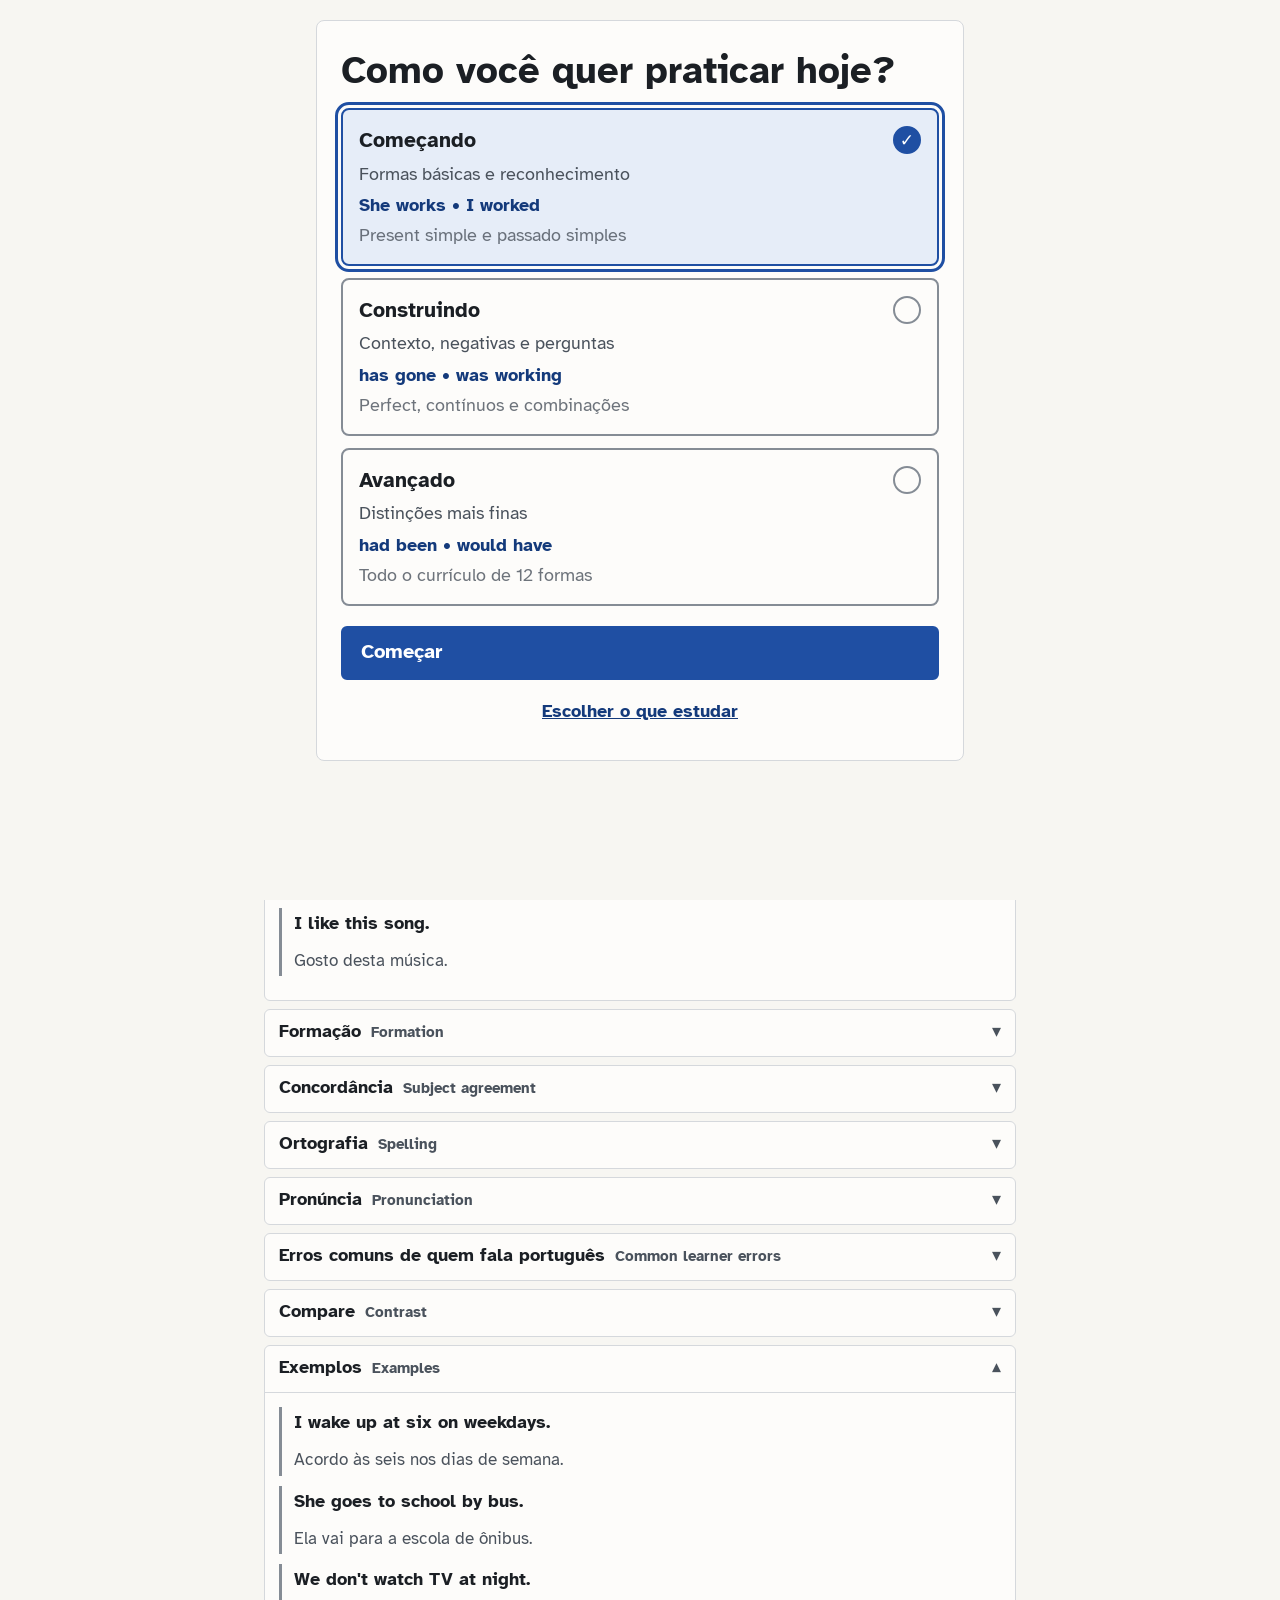
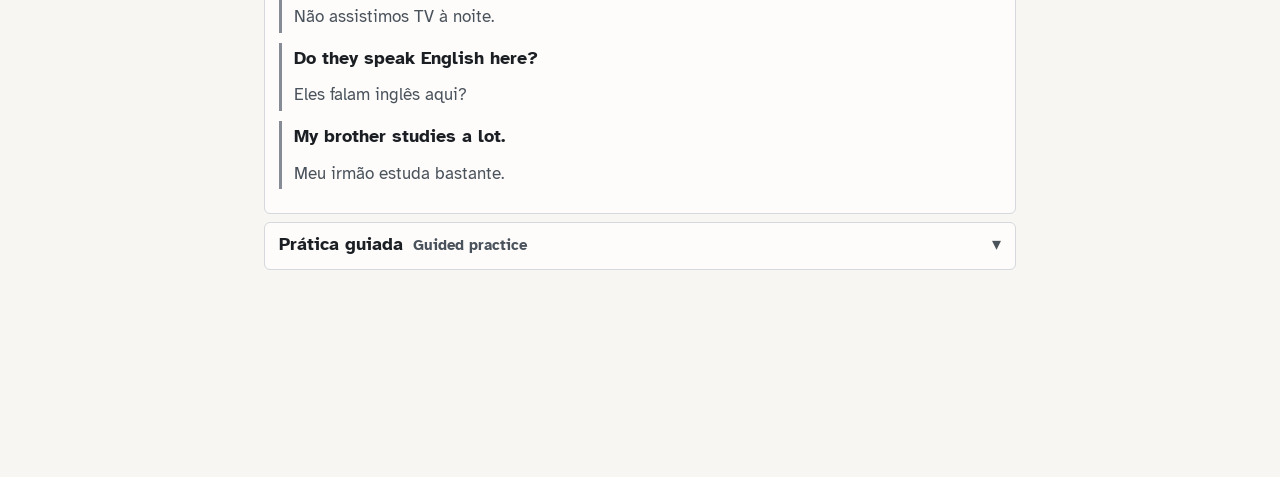
<file: index.html>
<!DOCTYPE html>
<html lang="pt-BR">
<head>
<meta charset="UTF-8">
<meta http-equiv="Content-Security-Policy" content="default-src 'none'; script-src 'self'; style-src 'self' 'unsafe-inline'; font-src 'self' data:; img-src 'self' data:; manifest-src 'self'; connect-src 'self'; worker-src 'self'; base-uri 'none'; form-action 'none'">
<meta name="referrer" content="no-referrer">
<meta name="viewport" content="width=device-width,initial-scale=1,viewport-fit=cover">
<title>Verb Lab</title>
<meta name="theme-color" content="#F7F6F2">
<link rel="stylesheet" href="assets/styles.css">
<link rel="manifest" href="manifest.webmanifest">
<link rel="icon" href="icon-192.png">
<link rel="apple-touch-icon" href="icon-192.png">
<meta name="apple-mobile-web-app-capable" content="yes">
<meta name="apple-mobile-web-app-title" content="Verb Lab">
<meta name="description" content="Verb Lab — prática de verbos em inglês, feita para estudo livre e não comercial.">
</head>
<body>
<header id="header"><div class="brand"><svg class="logo" viewBox="0 0 28 28" width="28" height="28" aria-hidden="true"><rect x="2" y="5" width="12" height="4" rx="2" fill="currentColor"/><rect x="2" y="12" width="20" height="4" rx="2" fill="currentColor"/><rect x="2" y="19" width="24" height="4" rx="2" fill="currentColor"/></svg><span class="sr-only">Verb Lab</span><span aria-hidden="true">verb<b>lab</b></span></div><div class="stats" aria-label="Seu progresso"><span class="stat"><b id="xpPill">0 XP</b><button type="button" class="hint" data-hint="xp" aria-label="Ajuda: o que é XP?">?</button></span><span class="stat streak" id="streakPill">Sequência <b id="streakNum">0</b> dias<button type="button" class="hint" data-hint="streak" aria-label="Ajuda: o que é sequência?">?</button></span><span id="levelPill" hidden></span></div><div class="header-controls"><div class="seg" role="group" aria-label="Tamanho do texto"><button class="ts-btn" id="tsDown" aria-label="Diminuir texto">A−</button><button class="ts-btn" id="tsUp" aria-label="Aumentar texto">A+</button></div><button class="menu-btn" id="helpBtn">Ajuda</button><button class="menu-btn" id="menuBtn" aria-haspopup="true" aria-expanded="false">Menu</button></div></header>
<div class="menu-overlay" id="menuOverlay"></div>
<div class="menu-sheet" id="menuSheet" role="menu" aria-label="Menu">
  <button role="menuitem" data-action="startGuide">Guia passo a passo</button>
  <button role="menuitem" data-action="openHelp">Ajuda e perguntas</button>
  <button role="menuitem" data-action="openPicker">Mudar o que estudar</button>
  <button role="menuitem" data-action="openExplore">Explorar verbos</button>
  <button role="menuitem" data-action="openChart">Tabela de irregulares</button>
  <button role="menuitem" data-action="openKeep">Keep Your English (5 min)</button>
  <button role="menuitem" data-action="openMissed" id="menuMissedBtn">Revisar erros</button>
  <button role="menuitem" data-action="openSettings">Opções e texto</button>
</div>
<main>
<h1 id="title"></h1>
<div class="sub" id="sub"></div>
<div class="tabs" id="tabs"></div>
<div id="content"></div>
</main>
<div class="cta-wrap"><div class="cta-inner"><button class="btn-primary" id="practiceBtn" disabled><span id="practiceLabel">Praticar</span><span id="xpGain"></span></button><div class="btn-sub" id="hint"></div></div></div>

<div id="quiz" role="dialog" aria-modal="true" aria-label="Exercício"><div class="quiz-head"><button class="icon-btn" data-action="quitQuiz" aria-label="sair">✕</button><div class="q-progress"><i id="qbar"></i></div><div class="q-count" id="qcount" aria-live="polite"></div></div><div class="quiz-body" id="quizBody" aria-live="polite"></div></div>

<div id="explore" role="dialog" aria-modal="true" aria-label="Explorar verbos"><div class="explore-backdrop" data-action="closeExplore"></div><div class="explore-sheet"><div class="explore-head"><b style="font-weight:900">Explorar verbos</b><button class="icon-btn" data-action="closeExplore">✕</button></div><div class="explore-search"><input id="searchInput" placeholder="Buscar: go, comer, have..."></div><div class="chips" id="chips"></div><div class="explore-list" id="exploreList"></div></div></div>

<div class="done-screen" id="doneScreen" role="dialog" aria-modal="true" aria-label="Resultado da prática"><div class="done-card"><canvas class="confetti" id="confetti" aria-hidden="true"></canvas><div class="done-ico" aria-hidden="true"><svg viewBox="0 0 24 24" width="56" height="56" fill="none" stroke="currentColor" stroke-width="2" stroke-linecap="round" stroke-linejoin="round"><circle cx="12" cy="12" r="10"/><path d="M8 12.5l3 3 5-6"/></svg></div><div style="font-size:1.625rem;font-weight:900;margin-top:8px" id="doneScore" aria-live="polite">–</div><div style="font-size:0.9375rem;color:var(--muted);margin-top:4px;font-weight:700" id="doneXP" aria-live="polite">–</div><div style="margin-top:12px;display:flex;gap:8px;justify-content:center;flex-wrap:wrap"><div class="pill streak show">Sequência <b id="doneStreak">0</b> dias</div><div class="pill level" id="doneLevel">Lv 1</div></div><div style="margin-top:14px"><div class="level-bar" style="height:10px"><i id="doneBar"></i></div><div class="level-text" id="doneLevelText" style="margin-top:6px;text-align:center">0 / 100 XP → Lv 2</div></div><div style="margin-top:14px;text-align:left;background:var(--paper-2);border:1px solid var(--line);border-radius:8px;padding:12px;font-size:1rem;color:var(--ink)" id="doneText"></div><button class="btn-primary" data-action="closeDone" style="margin-top:16px">Continuar</button></div></div>

<div class="welcome-screen" id="welcome" role="dialog" aria-modal="true" aria-label="Escolha seu nível"><div class="welcome-card"><div class="welcome-title">Como você quer praticar hoje?</div><div class="welcome-grid" id="welcomeGrid"></div><div class="welcome-actions"><button class="btn-primary" id="welcomeStart" disabled data-action="confirmWelcome">Começar</button><button class="welcome-custom" data-action="openPicker">Escolher o que estudar</button></div></div></div>
<div class="done-screen" id="picker" role="dialog" aria-modal="true" aria-label="Escolher o que estudar"></div>
<div class="done-screen" id="settings" role="dialog" aria-modal="true" aria-label="Opções"></div>
<div class="done-screen" id="chart" role="dialog" aria-modal="true" aria-label="Tabela de irregulares"></div>
<div class="done-screen" id="selftest" role="dialog" aria-modal="true" aria-label="Autoteste"></div>
<div class="done-screen" id="help" role="dialog" aria-modal="true" aria-label="Ajuda"></div>
<div id="coach" class="coach" role="region" aria-label="Guia passo a passo" aria-live="polite" hidden></div>
<div id="hintSheet" class="coach hintsheet" role="dialog" aria-label="Ajuda rápida" hidden></div>
<div id="srStatus" class="sr-only" role="status" aria-live="polite"></div>
<div id="toast" role="status" aria-live="polite"></div>

<script src="assets/app.js"></script>
</body>
</html>
</file>
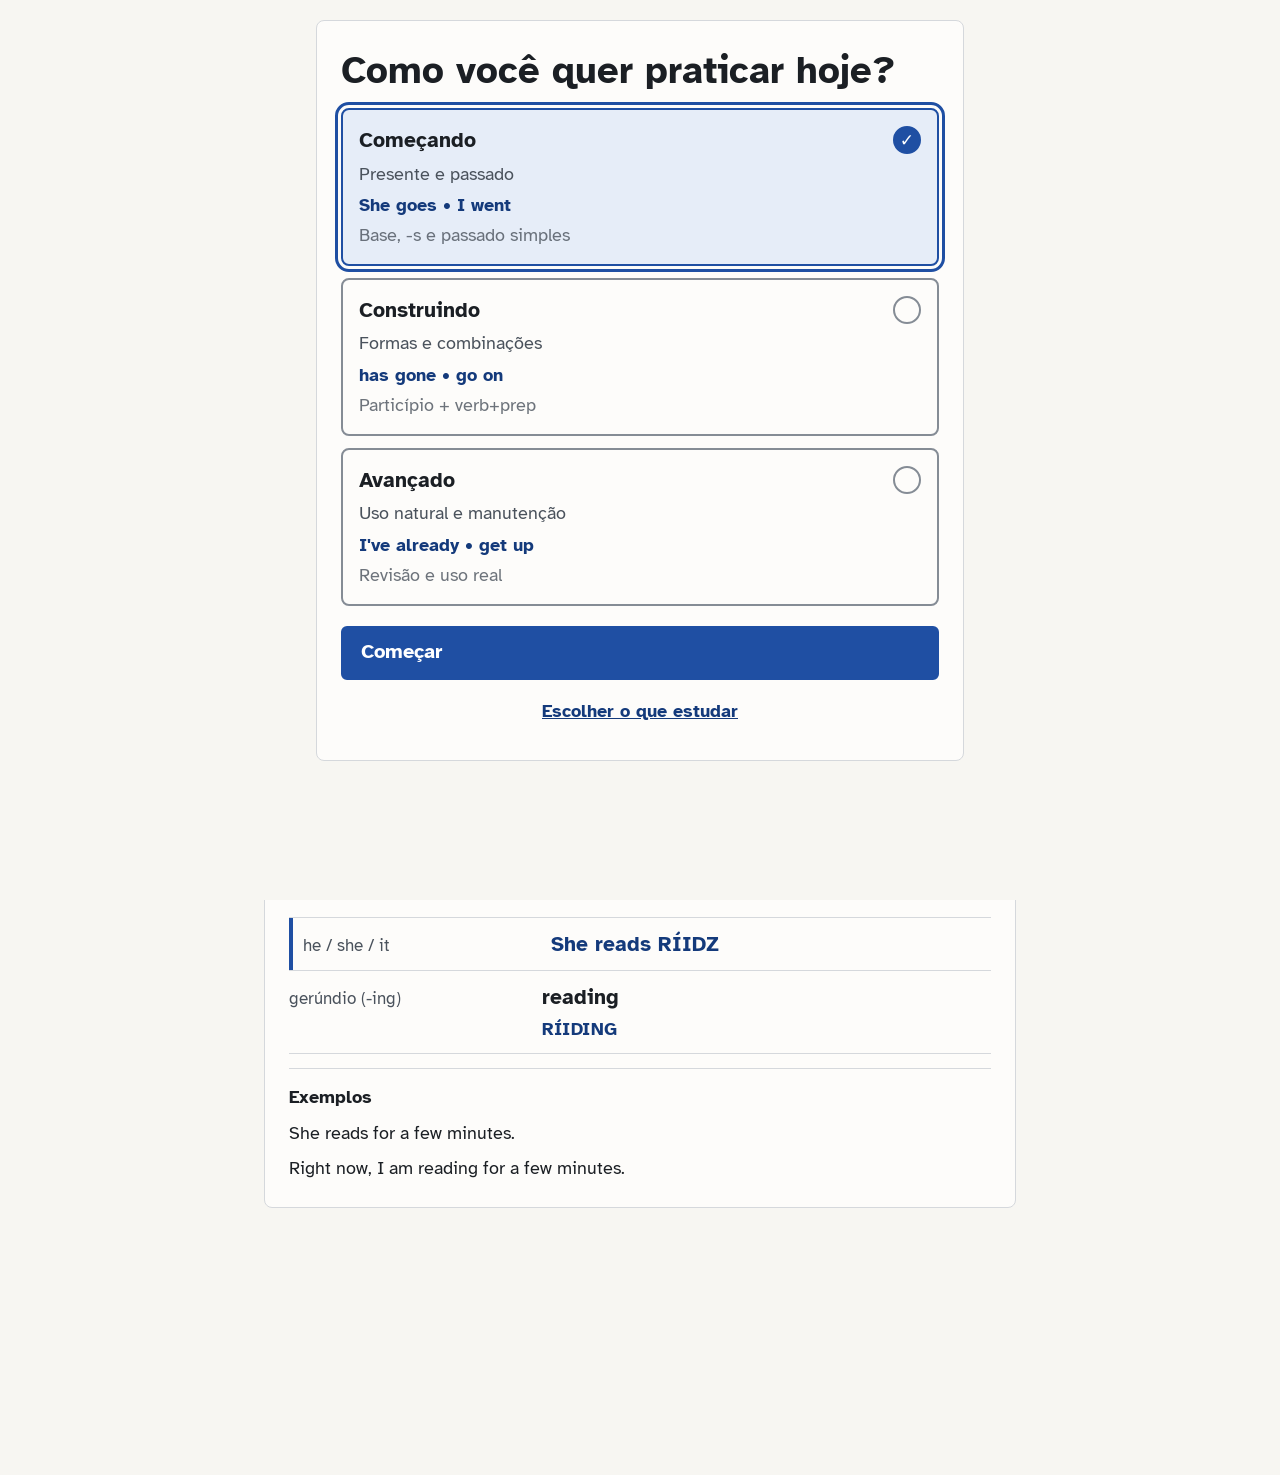
<file: baseline-verb-lab-v39.html>
<!DOCTYPE html>
<html lang="pt-BR">
<head>
<meta charset="UTF-8">
<meta http-equiv="Content-Security-Policy" content="default-src 'none'; script-src 'unsafe-inline'; style-src 'unsafe-inline'; font-src 'self' data:; img-src 'self' data:; manifest-src 'self'; connect-src 'self'; worker-src 'self'; base-uri 'none'; form-action 'none'">
<meta name="referrer" content="no-referrer">
<meta name="viewport" content="width=device-width,initial-scale=1,viewport-fit=cover">
<title>Verb Lab v39</title>
<meta name="theme-color" content="#F7F6F2">
<link rel="manifest" href="manifest.webmanifest">
<link rel="icon" href="icon-192.png">
<link rel="apple-touch-icon" href="icon-192.png">
<meta name="apple-mobile-web-app-capable" content="yes">
<meta name="apple-mobile-web-app-title" content="Verb Lab">
<meta name="description" content="Verb Lab — prática de verbos em inglês, feita para estudo livre e não comercial.">
<!-- Verb Lab v39 - Classroom Edition - sem devagar | Presente + Passado + Particípio + Combinações | LICENSE: PolyForm Noncommercial License 1.0.0. See LICENSE.txt. -->
<style>
@font-face{font-family:'Atkinson Hyperlegible';font-weight:400;font-style:normal;font-display:swap;src:url([data-uri]) format('woff2')}
@font-face{font-family:'Atkinson Hyperlegible';font-weight:700;font-style:normal;font-display:swap;src:url([data-uri]) format('woff2')}
:root{--font:'Atkinson Hyperlegible',system-ui,-apple-system,'Segoe UI',Roboto,Arial,sans-serif;--bg:#F7F6F2;--paper:#FDFCFA;--paper-2:#F0EEE8;--soft2:#E4E1D8;--ink:#1B1F24;--on-ink:#F7F6F2;--muted:#4A525C;--line:#D5D8DC;--line-strong:#858C95;--accent:#1F4FA3;--accent-soft:#E6EDF8;--accent-ink:#143A7B;--on-accent:#FFFFFF;--ok-bg:#E6EDF8;--ok-line:#1F4FA3;--ok-ink:#143A7B;--bad-bg:#FBEBDD;--bad-line:#B8520A;--bad-ink:#7A2E00;
--yellow-bg:var(--paper-2);--yellow-line:var(--line);--radius:8px;--radius-sm:6px;--radius-lg:8px;--shadow:none;--shadow-sm:none;--touch:48px;--max:44rem;--max-wide:60rem;color-scheme:light}
@media(prefers-color-scheme:dark){:root:not(.theme-light):not(.theme-dark):not(.theme-high){--bg:#14171B;--paper:#1C2025;--paper-2:#232830;--soft2:#2E343D;--ink:#E9E7E2;--on-ink:#14171B;--muted:#B7BDC5;--line:#343A42;--line-strong:#7B848E;--accent:#8DB4F2;--accent-soft:#1F2D45;--accent-ink:#BBD3F7;--on-accent:#0E1620;--ok-bg:#1F2D45;--ok-line:#8DB4F2;--ok-ink:#BBD3F7;--bad-bg:#3A2616;--bad-line:#E58A47;--bad-ink:#FFC9A0;color-scheme:dark}}
.theme-dark{--bg:#14171B;--paper:#1C2025;--paper-2:#232830;--soft2:#2E343D;--ink:#E9E7E2;--on-ink:#14171B;--muted:#B7BDC5;--line:#343A42;--line-strong:#7B848E;--accent:#8DB4F2;--accent-soft:#1F2D45;--accent-ink:#BBD3F7;--on-accent:#0E1620;--ok-bg:#1F2D45;--ok-line:#8DB4F2;--ok-ink:#BBD3F7;--bad-bg:#3A2616;--bad-line:#E58A47;--bad-ink:#FFC9A0;color-scheme:dark}
.theme-high{--bg:#000000;--paper:#000000;--paper-2:#0D0D0D;--soft2:#1A1A1A;--ink:#FFFFFF;--on-ink:#000000;--muted:#E8E8E8;--line:#FFFFFF;--line-strong:#FFFFFF;--accent:#FFE14D;--accent-soft:#262200;--accent-ink:#FFE14D;--on-accent:#000000;--ok-bg:#262200;--ok-line:#FFE14D;--ok-ink:#FFE14D;--bad-bg:#2A0F00;--bad-line:#FF9A5C;--bad-ink:#FFD1B3;color-scheme:dark}
*{box-sizing:border-box}
html{font-size:18px;-webkit-text-size-adjust:100%}
body{margin:0;background:var(--bg);color:var(--ink);font-family:var(--font);font-size:1rem;line-height:1.55;overscroll-behavior:none}
button,input{font:inherit;color:inherit}
button{cursor:pointer}
b,strong{font-weight:700}
a{color:var(--accent-ink)}
:focus-visible{outline:3px solid var(--accent);outline-offset:3px;border-radius:4px}
::selection{background:var(--accent-soft)}
.sr-only{position:absolute;width:1px;height:1px;overflow:hidden;clip:rect(0 0 0 0);white-space:nowrap}
body.spacing-wide{letter-spacing:.05em;word-spacing:.14em;line-height:1.9}
body.spacing-wide button,body.spacing-wide .tab{line-height:1.5}

/* header */
header{max-width:var(--max);margin:0 auto;padding:16px 20px 8px;display:flex;flex-wrap:wrap;align-items:center;gap:10px 16px}
.brand{display:flex;align-items:center;gap:10px;font-size:1.45rem;font-weight:400;letter-spacing:-.01em;line-height:1;margin-right:auto}
.brand b{font-weight:700}
.brand .logo{color:var(--accent);flex:none}
.stats{display:flex;flex-wrap:wrap;gap:2px 14px;font-size:1rem;color:var(--muted)}
.stats .stat b{color:var(--ink)}
.streak{display:none}.streak.show{display:inline}
.header-controls{display:flex;align-items:center;gap:8px}
.seg{display:inline-flex;border:1.5px solid var(--line-strong);border-radius:6px;overflow:hidden;background:var(--paper)}
.seg .ts-btn+.ts-btn{border-left:1.5px solid var(--line-strong)}
.ts-btn{min-width:48px;min-height:46px;padding:0 10px;border:0;background:transparent;font-weight:700;font-size:1rem}
.ts-btn:hover,.icon-btn:hover,.menu-btn:hover{background:var(--accent-soft)}
.menu-btn{min-height:48px;padding:0 18px;border:1.5px solid var(--line-strong);border-radius:6px;background:var(--paper);font-weight:700;font-size:1rem}
.menu-btn[aria-expanded="true"]{background:var(--accent);color:var(--on-accent);border-color:var(--accent)}
.icon-btn{min-width:48px;min-height:48px;border:1.5px solid var(--line-strong);border-radius:6px;background:var(--paper);display:inline-grid;place-items:center;font-size:1.05rem;font-weight:700}

/* layout */
main{max-width:var(--max);margin:0 auto;padding:12px 20px 11rem}
.top-meta,.row-btns{display:none}
h1{font-size:1.9rem;line-height:1.15;margin:12px 0 0;font-weight:700}
.sub{margin-top:6px;font-size:1rem;color:var(--muted)}
.tabs{display:flex;flex-wrap:wrap;gap:0 6px;margin-top:16px;border-bottom:1px solid var(--line)}
.tab{border:0;border-bottom:4px solid transparent;background:none;padding:10px 10px 8px;min-height:52px;font-weight:700;font-size:1.05rem;color:var(--muted);text-align:left;line-height:1.25;margin-bottom:-1px}
.tab small{display:none;font-size:.9rem;font-weight:400;color:var(--muted)}
.tab:hover{color:var(--ink)}
.tab.active{color:var(--ink);border-bottom-color:var(--accent)}
.tip{margin-top:16px;padding:2px 0 2px 14px;border-left:4px solid var(--accent);font-size:1rem;line-height:1.55}
.progress-wrap{margin-top:20px;display:flex;align-items:center;gap:12px}
.progress-title{font-size:1rem;color:var(--muted)}
.progress-wrap{flex-wrap:wrap}
.progress{flex:1 1 6rem;min-width:6rem;height:10px;background:var(--soft2);border-radius:5px;overflow:hidden}
.progress i{display:block;height:100%;width:0;background:var(--accent)}
.progress-label{font-size:1rem;font-weight:700;min-width:2.6rem;text-align:right}

/* cards */
.cards{margin-top:16px;display:grid;gap:16px}
.card{background:var(--paper);border:1px solid var(--line);border-radius:var(--radius);padding:20px}
.card-top{display:flex;justify-content:space-between;align-items:center;gap:12px}
.badge{display:inline-block;font-size:.9rem;color:var(--muted);border:1px solid var(--line-strong);border-radius:4px;padding:1px 10px;min-height:1.6rem}
.badge:empty{display:none}
.badge.irr{background:var(--accent-soft);color:var(--accent-ink);border-color:var(--accent)}
.check{width:2rem;height:2rem;border-radius:50%;border:2px solid var(--line-strong);display:grid;place-items:center;font-size:1rem;font-weight:700;color:transparent}
.check.done{background:var(--accent);border-color:var(--accent);color:var(--on-accent)}
.big-wrap{display:flex;flex-wrap:wrap;align-items:flex-start;gap:14px 12px;margin-top:10px}
.big-wrap>div:first-child{flex:1 1 13rem;min-width:0}
.big{font-size:2.3rem;line-height:1.1;font-weight:700;overflow-wrap:break-word}
.pron{display:inline-block;margin-top:6px;margin-right:10px;font-size:1.15rem;font-weight:700;color:var(--accent-ink);letter-spacing:.02em}
.pron-tip{margin-top:10px;font-size:1rem;color:var(--muted);padding-left:12px;border-left:3px solid var(--line-strong)}
.pron-tip b{color:var(--ink)}
.pt{margin-top:10px;font-size:1.1rem;color:var(--muted)}
.ex{margin-top:16px;padding:2px 0 2px 14px;border-left:4px solid var(--accent)}
.ex .en{font-size:1.15rem;line-height:1.45;font-weight:700}
.ex .pt-br{margin-top:4px;font-size:1.02rem;color:var(--muted)}
.details{margin-top:16px}
.details summary{list-style:none;display:flex;justify-content:space-between;align-items:center;gap:12px;min-height:50px;padding:0 14px;border:1.5px solid var(--line-strong);border-radius:6px;background:var(--paper);font-weight:700;font-size:1.02rem}
.details summary::-webkit-details-marker{display:none}
.details summary:hover{background:var(--accent-soft)}
.details summary span:last-child{transition:transform .15s}
.details[open] summary span:last-child{transform:rotate(180deg)}
.grid{display:block;margin-top:12px;border-top:1px solid var(--line)}
.box{display:grid;grid-template-columns:minmax(5rem,34%) minmax(0,1fr);gap:2px 14px;align-items:baseline;padding:10px 0;border:0;border-bottom:1px solid var(--line);background:none}
.box b{font-size:.95rem;font-weight:400;color:var(--muted)}
.box span{font-size:1.15rem;font-weight:700}
.box .pron{grid-column:2;margin:0;font-size:1.02rem}
.box.dark{box-shadow:inset 4px 0 0 var(--accent);padding-left:14px}
.box.dark span:first-of-type{color:var(--accent-ink)}
.box.wide{grid-column:auto}
.box span{overflow-wrap:anywhere}
.big-text .box{grid-template-columns:minmax(0,1fr)}
.big-text .box .pron{grid-column:1}
.extra{margin-top:14px;padding-top:6px;border-top:1px solid var(--line)}
.extra>b{display:block;margin:8px 0 2px;font-size:1.02rem}
.extra-item{margin-top:8px;font-size:1.02rem;line-height:1.5}
.micro-note,.live-note{margin-top:12px;padding:10px 14px;border-left:4px solid var(--line-strong);background:var(--paper-2);border-radius:0 6px 6px 0;font-size:1rem;line-height:1.5}
.live-row{margin-top:6px;color:var(--muted)}
.colloc-list{display:flex;flex-wrap:wrap;gap:8px;margin-top:8px}
.colloc{border:1px solid var(--line-strong);border-radius:4px;padding:2px 10px;font-size:.98rem;background:var(--paper)}
.chain{display:flex;flex-wrap:wrap;align-items:center;gap:6px 12px;margin-top:14px;font-size:1.3rem;font-weight:700}
.chain .arr{color:var(--muted)}
.chain .hl{background:var(--accent-soft);border:1px solid var(--accent);border-radius:6px;padding:2px 12px;color:var(--accent-ink)}
.speaker{min-width:48px;min-height:48px;padding:0 14px;display:inline-flex;align-items:center;justify-content:center;gap:8px;border:1.5px solid var(--line-strong);border-radius:6px;background:var(--paper);font-size:1rem;font-weight:700}
.speaker:hover{background:var(--accent-soft)}
.speaker.slow{font-weight:400}
.speaker.playing{background:var(--accent);color:var(--on-accent);border-color:var(--accent)}
.speaker .ico{width:22px;height:22px;flex:none}

/* primary action */
.cta-wrap{position:fixed;left:0;right:0;bottom:0;z-index:4;background:var(--bg);border-top:1px solid var(--line-strong);padding:12px 20px calc(12px + env(safe-area-inset-bottom))}
.cta-inner{max-width:var(--max);margin:0 auto}
.btn-primary{width:100%;min-height:54px;padding:8px 18px;border:2px solid var(--accent);border-radius:6px;background:var(--accent);color:var(--on-accent);font-weight:700;font-size:1.1rem;display:flex;justify-content:space-between;align-items:center;gap:12px;text-align:left}
.btn-primary:hover{filter:brightness(1.08)}
.btn-primary:disabled{background:var(--line);border-color:var(--line);color:var(--muted);cursor:not-allowed;filter:none}
.btn-sub{margin-top:6px;min-height:1.4rem;text-align:center;font-size:1rem;color:var(--muted)}
.link-btn{background:none;border:0;min-height:48px;padding:0 6px;color:var(--accent-ink);font-weight:700;font-size:1rem;text-decoration:underline}
.chip{min-height:46px;padding:0 16px;border:1.5px solid var(--line-strong);border-radius:6px;background:var(--paper);font-size:1rem;white-space:nowrap}
.chip:hover{background:var(--accent-soft)}
.chip.active{background:var(--accent);border-color:var(--accent);color:var(--on-accent);font-weight:700}

/* quiz */
#quiz{position:fixed;inset:0;z-index:30;display:none;flex-direction:column;background:var(--bg)}
#quiz.open{display:flex}
.quiz-head{width:100%;max-width:var(--max);margin:0 auto;padding:12px 20px;display:flex;align-items:center;gap:14px;border-bottom:1px solid var(--line)}
.q-progress{flex:1;height:10px;background:var(--soft2);border-radius:5px;overflow:hidden}
.q-progress i{display:block;height:100%;width:0;background:var(--accent)}
.q-count{min-width:3.2rem;text-align:right;font-weight:700}
.quiz-body{width:100%;max-width:var(--max);margin:0 auto;padding:20px;overflow:auto;flex:1}
.q-prompt{margin-top:6px;font-size:1.55rem;line-height:1.3;font-weight:700}
.q-opts{margin-top:18px;display:grid;gap:12px}
.q-opt{width:100%;min-height:58px;padding:10px 16px;display:flex;justify-content:space-between;align-items:center;gap:12px;text-align:left;border:1.5px solid var(--line-strong);border-radius:6px;background:var(--paper);font-size:1.12rem}
.q-opt:hover{background:var(--accent-soft)}
.q-opt span:last-child{color:var(--muted)}
.q-opt.correct{background:var(--ok-bg);border:2px solid var(--ok-line);color:var(--ok-ink);font-weight:700}
.q-opt.wrong{background:var(--bad-bg);border:2px solid var(--bad-line);color:var(--bad-ink)}
.q-opt.correct span:first-child::before{content:"\2713\00a0"}
.q-opt.wrong span:first-child::before{content:"\2715\00a0"}
.typed-wrap{margin-top:18px}
.typed-input{width:100%;height:60px;padding:0 16px;border:2px solid var(--line-strong);border-radius:6px;background:var(--paper);font-size:1.3rem;font-weight:700}
.typed-input:focus{outline:3px solid var(--accent);outline-offset:2px;border-color:var(--accent)}
.feedback{margin-top:16px;padding:14px 16px;background:var(--paper);border:1px solid var(--line-strong);border-radius:var(--radius)}
.xp-badge{display:inline-block;padding:2px 12px;border:1px solid var(--accent);border-radius:4px;background:var(--accent-soft);color:var(--accent-ink);font-weight:700;font-size:.95rem}

/* sheets, dialogs */
#explore{position:fixed;inset:0;z-index:40;display:none}#explore.open{display:block}
.explore-backdrop{position:absolute;inset:0;background:rgba(0,0,0,.55)}
.explore-sheet{position:absolute;left:0;right:0;bottom:0;max-height:88vh;display:flex;flex-direction:column;background:var(--paper);border:1px solid var(--line-strong);border-radius:12px 12px 0 0}
.explore-head{display:flex;justify-content:space-between;align-items:center;padding:12px 16px;border-bottom:1px solid var(--line);font-size:1.15rem}
.explore-search{padding:12px 16px 4px}
.explore-search input{width:100%;height:52px;padding:0 14px;border:2px solid var(--line-strong);border-radius:6px;background:var(--paper);font-size:1.05rem}
.chips{display:flex;flex-wrap:wrap;gap:8px;padding:10px 16px}
.explore-list{overflow:auto;padding:4px 16px 18px;display:grid;gap:8px}
.explore-item{width:100%;min-height:54px;padding:8px 14px;display:flex;justify-content:space-between;align-items:center;gap:12px;text-align:left;border:1px solid var(--line-strong);border-radius:6px;background:var(--paper)}
.explore-item:hover{background:var(--accent-soft)}
.explore-item small{color:var(--muted);font-size:.95rem}
.done-screen{position:fixed;inset:0;z-index:50;display:none;place-items:center;padding:16px;background:var(--bg);overflow:auto}
.done-screen.show{display:grid}
.done-card{position:relative;overflow:hidden;width:100%;max-width:28rem;margin:auto;padding:24px;text-align:center;background:var(--paper);border:1px solid var(--line-strong);border-radius:var(--radius)}
.set-card{max-width:32rem;text-align:left}
.chart-card{max-width:44rem;text-align:left}
.confetti{position:absolute;inset:0;width:100%;height:100%;pointer-events:none}
.done-ico{color:var(--accent)}
.set-h{display:flex;justify-content:space-between;align-items:center;gap:12px;font-size:1.25rem}
.set-sec{margin-top:18px;padding-top:14px;border-top:1px solid var(--line)}
.set-sec h3{margin:0 0 8px;font-size:1.05rem}
.set-sec p{margin:0;color:var(--muted);line-height:1.55}
.row{display:flex;flex-wrap:wrap;align-items:center;gap:10px}
.cl{display:flex;align-items:center;gap:10px;min-height:44px}
.cl input,.pick input{width:22px;height:22px;accent-color:var(--accent)}
.cl-row{display:flex;flex-wrap:wrap;gap:4px 18px}
.level-bar{height:10px;background:var(--soft2);border-radius:5px;overflow:hidden}
.level-bar i{display:block;height:100%;width:0;background:var(--accent)}
.level-text{font-size:1rem;color:var(--muted)}
.pill{display:inline-flex;align-items:center;gap:6px;padding:2px 12px;border:1px solid var(--line-strong);border-radius:4px;font-size:1rem}
.chart-t{width:100%;border-collapse:collapse;margin-top:10px;font-size:1rem}
.chart-t th,.chart-t td{padding:8px;border-bottom:1px solid var(--line);text-align:left;vertical-align:top}
.chart-t small{display:block;color:var(--muted);font-size:.9rem}
.st-row{padding:8px 0;border-bottom:1px solid var(--line)}
.st-row.bad{color:var(--bad-ink);background:var(--bad-bg);padding:8px 12px;border-radius:6px}
.st-list{margin-top:6px;font-weight:400;font-size:.95rem}

/* welcome + picker */
.welcome-screen{position:fixed;inset:0;z-index:60;display:none;overflow:auto;padding:20px 16px 32px;background:var(--bg)}
.welcome-screen.show{display:block}
.welcome-card{max-width:36rem;margin:0 auto;padding:24px;background:var(--paper);border:1px solid var(--line);border-radius:var(--radius)}
.welcome-title{font-size:clamp(1.6rem,5vw,2.1rem);line-height:1.15;font-weight:700;margin:4px 0 16px}
.welcome-grid{display:grid;gap:12px}
.welcome-choice{width:100%;text-align:left;padding:14px 16px;border:2px solid var(--line-strong);border-radius:8px;background:var(--paper)}
.welcome-choice:hover{background:var(--accent-soft)}
.welcome-choice.on{border-color:var(--accent);background:var(--accent-soft)}
.wc-top{display:flex;justify-content:space-between;align-items:center;gap:12px;font-size:1.15rem}
.wc-check{width:28px;height:28px;border-radius:50%;border:2px solid var(--line-strong);display:grid;place-items:center;font-size:.95rem;font-weight:700;flex:none}
.welcome-choice.on .wc-check{background:var(--accent);border-color:var(--accent);color:var(--on-accent)}
.welcome-choice small{display:block;margin-top:4px;font-size:1rem;color:var(--muted)}
.welcome-actions{margin-top:20px}
.welcome-custom{display:block;width:100%;min-height:48px;margin-top:8px;background:none;border:0;color:var(--accent-ink);font-weight:700;text-decoration:underline}
.pick{display:flex;align-items:center;gap:12px;width:100%;min-height:56px;margin-top:10px;padding:10px 14px;text-align:left;border:2px solid var(--line-strong);border-radius:8px;background:var(--paper)}
.pick.on{border-color:var(--accent);background:var(--accent-soft)}
.pk{flex:none;width:26px;height:26px;border-radius:6px;border:2px solid var(--line-strong);display:grid;place-items:center;font-weight:700;background:var(--paper)}
.pick.on .pk{background:var(--accent);border-color:var(--accent);color:var(--on-accent)}
.level-choice{display:grid;grid-template-columns:repeat(auto-fit,minmax(9rem,1fr));gap:10px;margin-top:14px}
.level-choice button{min-height:72px;padding:10px 12px;text-align:left;border:2px solid var(--line-strong);border-radius:8px;background:var(--paper)}
.level-choice button.on{border-color:var(--accent);background:var(--accent-soft)}
.level-choice small{display:block;color:var(--muted);font-size:.95rem}

/* menu + toast */
.menu-overlay{position:fixed;inset:0;z-index:45;display:none;background:rgba(0,0,0,.4)}
.menu-overlay.show{display:block}
.menu-sheet{position:fixed;z-index:46;display:none;flex-direction:column;left:0;right:0;bottom:0;max-height:85vh;overflow:auto;padding:8px 12px calc(12px + env(safe-area-inset-bottom));background:var(--paper);border:1px solid var(--line-strong);border-radius:12px 12px 0 0}
.menu-sheet.show{display:flex}
.menu-sheet button{width:100%;min-height:54px;padding:0 12px;text-align:left;border:0;border-bottom:1px solid var(--line);background:none;font-size:1.08rem}
.menu-sheet button:last-child{border-bottom:0}
.menu-sheet button:hover{background:var(--accent-soft)}
#toast{position:fixed;left:50%;top:12px;z-index:80;max-width:calc(100% - 32px);transform:translateX(-50%);padding:10px 16px;border-radius:6px;background:var(--ink);color:var(--on-ink);font-weight:700;opacity:0;pointer-events:none}
#toast.show{opacity:1}

/* themes: extra emphasis where color alone is not enough */
.theme-high .card,.theme-high .box,.theme-high .feedback,.theme-high .done-card,.theme-high .welcome-card{border:2px solid #fff}
.theme-high .btn-primary:disabled{background:#000;color:#fff;border:2px dashed #fff}
.theme-high .tab.active{border-bottom-width:6px}
@media(prefers-reduced-motion:reduce){*{animation:none!important;transition:none!important}.confetti{display:none!important}}

/* v38: guidance layer */
[hidden]{display:none!important}
.header-controls{flex-wrap:wrap}
.cards{grid-template-columns:minmax(0,1fr)}
.card-top{flex-wrap:wrap}
.check{flex:none}
button{touch-action:manipulation}
html{scroll-padding-bottom:9rem;-webkit-tap-highlight-color:transparent}
.card:focus{outline:none}
.hint{position:relative;display:inline-grid;place-items:center;width:1.7rem;height:1.7rem;margin-left:8px;padding:0;border:1.5px solid var(--line-strong);border-radius:50%;background:var(--paper);color:var(--accent-ink);font-size:.95rem;font-weight:700;line-height:1;vertical-align:middle}
.hint::after{content:"";position:absolute;inset:-9px}
.hint:hover{background:var(--accent-soft)}
.stepper{display:flex;justify-content:space-between;align-items:center;gap:8px;margin-top:4px;min-height:48px}
.coach{position:fixed;left:12px;right:12px;bottom:var(--coach-bottom,12px);z-index:70;max-width:30rem;max-height:60vh;overflow:auto;margin:0 auto;padding:14px 16px;background:var(--paper);border:2px solid var(--accent);border-radius:10px}
.hintsheet{border-color:var(--line-strong)}
.coach-step{font-size:.95rem;color:var(--muted)}
.coach-title{margin-top:2px;font-size:1.2rem;font-weight:700}
.coach-text{margin:6px 0 0;font-size:1.05rem;line-height:1.45}
.coach-actions{display:flex;flex-wrap:wrap;align-items:center;justify-content:space-between;gap:8px;margin-top:10px}
.coach-actions .btn-primary{width:auto;flex:1 1 9rem;justify-content:center}
.guide-target{outline:4px solid var(--accent)!important;outline-offset:4px;border-radius:6px}
.guide-on main{padding-bottom:22rem}
.guide-on .quiz-body{padding-bottom:16rem}
.quiz-hint{margin-top:12px}
.faq{margin-top:14px;border-top:1px solid var(--line)}
.faq details{border-bottom:1px solid var(--line)}
.faq summary{min-height:52px;display:flex;align-items:center;font-weight:700;cursor:pointer}
.faq p{margin:0 0 12px;color:var(--muted);line-height:1.55}
@media (forced-colors:active){.progress i,.q-progress i,.level-bar i{background:Highlight;forced-color-adjust:none}.check.done{forced-color-adjust:none;background:Highlight;color:HighlightText}.btn-primary,.menu-btn,.speaker,.chip{border:2px solid ButtonText}.guide-target{outline-color:Highlight}}
@media(min-width:640px){.coach{left:auto;right:20px;margin:0;width:24rem}}

/* wider screens */
@media(min-width:640px){
  .tab small{display:block}
  .tab{padding:10px 16px 8px}
  .card{padding:24px}
  .menu-sheet{left:auto;right:20px;top:72px;bottom:auto;width:20rem;max-height:80vh;border-radius:8px}
  .explore-sheet{left:50%;right:auto;bottom:auto;top:6vh;transform:translateX(-50%);width:min(40rem,calc(100% - 32px));max-height:88vh;border-radius:12px}
}
@media(min-width:900px){main{padding-top:20px}h1{font-size:2.1rem}}
@media(max-height:520px){.cta-wrap{position:static}main{padding-bottom:2rem}}
.big-text .cta-wrap{position:static;border-top:0;padding:8px 20px 32px}
.big-text main{padding-bottom:1rem}
.big-text .big{font-size:1.85rem}
.big-text .btn-primary{flex-wrap:wrap}
/* Print */
@media print{body>*:not(#chart){display:none!important}#chart{position:static!important;display:block!important;background:#fff!important}#chart .chart-card{max-height:none!important;overflow:visible!important;box-shadow:none!important}.noprint{display:none!important}}

</style>
</head>
<body>
<header id="header"><div class="brand"><svg class="logo" viewBox="0 0 28 28" width="28" height="28" aria-hidden="true"><rect x="2" y="5" width="12" height="4" rx="2" fill="currentColor"/><rect x="2" y="12" width="20" height="4" rx="2" fill="currentColor"/><rect x="2" y="19" width="24" height="4" rx="2" fill="currentColor"/></svg><span class="sr-only">Verb Lab</span><span aria-hidden="true">verb<b>lab</b></span></div><div class="stats" aria-label="Seu progresso"><span class="stat"><b id="xpPill">0 XP</b><button type="button" class="hint" data-hint="xp" aria-label="Ajuda: o que é XP?">?</button></span><span class="stat streak" id="streakPill">Sequência <b id="streakNum">0</b> dias<button type="button" class="hint" data-hint="streak" aria-label="Ajuda: o que é sequência?">?</button></span><span id="levelPill" hidden></span></div><div class="header-controls"><div class="seg" role="group" aria-label="Tamanho do texto"><button class="ts-btn" onclick="setTS(-1)" aria-label="Diminuir texto">A−</button><button class="ts-btn" onclick="setTS(1)" aria-label="Aumentar texto">A+</button></div><button class="menu-btn" id="helpBtn" onclick="openHelp()">Ajuda</button><button class="menu-btn" id="menuBtn" onclick="toggleMenu()" aria-haspopup="true" aria-expanded="false">Menu</button></div></header>
<div class="menu-overlay" id="menuOverlay" onclick="closeMenu()"></div>
<div class="menu-sheet" id="menuSheet" role="menu" aria-label="Menu">
  <button role="menuitem" onclick="closeMenu();startGuide()">Guia passo a passo</button>
  <button role="menuitem" onclick="closeMenu();openHelp()">Ajuda e perguntas</button>
  <button role="menuitem" onclick="openPicker();closeMenu()">Mudar o que estudar</button>
  <button role="menuitem" onclick="newRound();closeMenu()">Novos verbos</button>
  <button role="menuitem" onclick="openMissed();closeMenu()" id="menuMissedBtn">Revisar erros</button>
  <button role="menuitem" onclick="startKeepEnglish();closeMenu()">Keep Your English (5 min)</button>
  <button role="menuitem" onclick="openChart();closeMenu()">Tabela de irregulares</button>
  <button role="menuitem" onclick="openSettings();closeMenu()">Opções e texto</button>
  <button role="menuitem" onclick="openExplore();closeMenu()">Explorar todos</button>
</div>
<main>
<div class="top-meta" id="topMeta" style="display:none"><div class="level-bar"><i id="levelBar"></i></div><div class="level-text" id="levelText">0 / 100 XP</div></div>
<h1 id="title"></h1>
<div class="sub" id="sub">3 itens</div><div class="row-btns" style="display:none"><button class="link-btn" id="changeBtn" onclick="openPicker()">Mudar o que estudar</button><button class="link-btn" id="newBtn" onclick="newRound()">↻ Novos verbos</button><button class="link-btn keep-link" id="keepBtn" onclick="startKeepEnglish()">5 min • Keep Your English</button><button class="link-btn" id="missedBtn" onclick="openMissed()" style="display:none">Revisar erros (0)</button></div>
<div class="tabs" id="tabs"></div><div class="tip" id="tip"></div>
<div class="progress-wrap"><span class="progress-title">Verbo</span><div class="progress"><i id="bar"></i></div><div class="progress-label" id="barLabel">0/3</div></div>
<div class="cards" id="cards"></div>
</main>
<div class="cta-wrap"><div class="cta-inner"><button class="btn-primary" id="practiceBtn" disabled><span id="practiceLabel">Praticar</span><span id="xpGain">+60 XP</span></button><div class="btn-sub" id="hint"></div></div></div>

<div id="quiz" role="dialog" aria-modal="true" aria-label="Exercício"><div class="quiz-head"><button class="icon-btn" onclick="quitQuiz()" aria-label="sair">✕</button><div class="q-progress"><i id="qbar"></i></div><div class="q-count" id="qcount" aria-live="polite"></div></div><div class="quiz-body" id="quizBody" aria-live="polite"></div></div>

<div id="explore" role="dialog" aria-modal="true" aria-label="Explorar verbos"><div class="explore-backdrop" onclick="closeExplore()"></div><div class="explore-sheet"><div class="explore-head"><b style="font-weight:900">Explorar verbos</b><button class="icon-btn" onclick="closeExplore()">✕</button></div><div class="explore-search"><input id="searchInput" placeholder="Buscar: go, comer, have..." oninput="filterExplore()"></div><div class="chips" id="chips"></div><div class="explore-list" id="exploreList"></div></div></div>

<div class="done-screen" id="doneScreen" role="dialog" aria-modal="true" aria-label="Resultado da prática"><div class="done-card"><canvas class="confetti" id="confetti" aria-hidden="true"></canvas><div class="done-ico" aria-hidden="true"><svg viewBox="0 0 24 24" width="56" height="56" fill="none" stroke="currentColor" stroke-width="2" stroke-linecap="round" stroke-linejoin="round"><circle cx="12" cy="12" r="10"/><path d="M8 12.5l3 3 5-6"/></svg></div><div style="font-size:1.625rem;font-weight:900;margin-top:8px" id="doneScore" aria-live="polite">5 / 5</div><div style="font-size:0.9375rem;color:var(--muted);margin-top:4px;font-weight:700" id="doneXP" aria-live="polite">+30 XP</div><div style="margin-top:12px;display:flex;gap:8px;justify-content:center;flex-wrap:wrap"><div class="pill streak show">Sequência <b id="doneStreak">0</b> dias</div><div class="pill level" id="doneLevel">Lv 1</div></div><div style="margin-top:14px"><div class="level-bar" style="height:10px"><i id="doneBar"></i></div><div class="level-text" id="doneLevelText" style="margin-top:6px;text-align:center">0 / 100 XP → Lv 2</div></div><div style="margin-top:14px;text-align:left;background:var(--paper-2);border:1px solid var(--line);border-radius:8px;padding:12px;font-size:1rem;color:var(--ink)" id="doneText"></div><button class="btn-primary" onclick="closeDone()" style="margin-top:16px">Continuar</button><button onclick="openExplore();closeDone()" style="margin-top:10px;background:none;border:0;color:var(--muted);font-weight:800;font-size:.9rem;cursor:pointer;min-height:44px">Explorar mais verbos →</button></div></div>

<div class="welcome-screen" id="welcome" role="dialog" aria-modal="true" aria-label="Escolha seu nível"><div class="welcome-card"><div class="welcome-title">Como você quer praticar hoje?</div><div class="welcome-grid" id="welcomeGrid"></div><div class="welcome-actions"><button class="btn-primary" id="welcomeStart" disabled onclick="confirmWelcome()">Começar</button><button class="welcome-custom" onclick="openPicker();document.getElementById('welcome').classList.remove('show')">Escolher o que estudar</button></div></div></div>
<div class="done-screen" id="picker" role="dialog" aria-modal="true" aria-label="Escolher o que estudar"></div>
<div class="done-screen" id="settings" role="dialog" aria-modal="true" aria-label="Opções"></div>
<div class="done-screen" id="chart" role="dialog" aria-modal="true" aria-label="Verbos irregulares"></div>
<div class="done-screen" id="selftest" role="dialog" aria-modal="true" aria-label="Autoteste"></div>
<div id="coach" class="coach" role="region" aria-label="Guia passo a passo" aria-live="polite" hidden></div>
<div id="hintSheet" class="coach hintsheet" role="dialog" aria-label="Ajuda rápida" hidden></div>
<div id="srStatus" class="sr-only" role="status" aria-live="polite"></div>
<div id="toast" role="status" aria-live="polite"></div>

<div class="done-screen" id="help" role="dialog" aria-modal="true" aria-label="Ajuda"></div>

<script>
const PREP = [{"id": "look_at", "base": "look at", "pt": "olhar para", "exEn": "I look at my phone.", "exPt": "Olho para meu celular.", "pron": "LÚK ÉT", "verb": "look"}, {"id": "look_for", "base": "look for", "pt": "procurar", "exEn": "I look for my keys.", "exPt": "Procuro minhas chaves.", "pron": "LÚK FÓR", "verb": "look"}, {"id": "look_after", "base": "look after", "pt": "cuidar de", "exEn": "I look after my dog.", "exPt": "Cuido do meu cachorro.", "pron": "LÚK ÁF-ter", "verb": "look"}, {"id": "get_up", "base": "get up", "pt": "levantar", "exEn": "I get up at 6.", "exPt": "Levanto às 6.", "pron": "GUÉT ÂP", "verb": "get"}, {"id": "get_home", "base": "get home", "pt": "chegar em casa", "exEn": "I get home at 6.", "exPt": "Chego em casa às 6.", "pron": "GUÉT RÔUM", "verb": "get"}, {"id": "get_over", "base": "get over", "pt": "superar", "exEn": "I get over a cold fast.", "exPt": "Me recupero de um resfriado rápido.", "pron": "GUÉT ÔU-ver", "verb": "get"}, {"id": "put_on", "base": "put on", "pt": "vestir / colocar", "exEn": "I put on my shoes.", "exPt": "Calço meus sapatos.", "pron": "PÚT ÓN", "verb": "put"}, {"id": "take_off", "base": "take off", "pt": "tirar / decolar", "exEn": "I take off my shoes.", "exPt": "Tiro meus sapatos.", "pron": "TÊIK ÓF", "verb": "take"}, {"id": "turn_on", "base": "turn on", "pt": "ligar", "exEn": "I turn on the light.", "exPt": "Ligo a luz.", "pron": "TÂRN ÓN", "verb": "turn"}, {"id": "turn_off", "base": "turn off", "pt": "desligar", "exEn": "I turn off the light.", "exPt": "Desligo a luz.", "pron": "TÂRN ÓF", "verb": "turn"}, {"id": "come_back", "base": "come back", "pt": "voltar", "exEn": "I come back at 5.", "exPt": "Volto às 5.", "pron": "KÂM BÉK", "verb": "come"}, {"id": "go_out", "base": "go out", "pt": "sair", "exEn": "I go out on Fridays.", "exPt": "Saio às sextas.", "pron": "GÔU ÁUT", "verb": "go"}, {"id": "wake_up", "base": "wake up", "pt": "acordar", "exEn": "I wake up at 6.", "exPt": "Acordo às 6.", "pron": "UÊIK ÂP", "verb": "wake"}, {"id": "clean_up", "base": "clean up", "pt": "arrumar / limpar", "exEn": "I clean up my room.", "exPt": "Arrumo meu quarto.", "pron": "KLÍIN ÂP", "verb": "clean"}, {"id": "work_on", "base": "work on", "pt": "trabalhar em", "exEn": "I work on my English.", "exPt": "Trabalho no meu inglês.", "pron": "UÂRK ÓN", "verb": "work"}, {"id": "take_care", "base": "take care of", "pt": "cuidar de", "exEn": "I take care of my mom.", "exPt": "Cuido da minha mãe.", "pron": "TÊIK KÉR ÓV", "verb": "take"}, {"id": "go_back", "base": "go back", "pt": "voltar", "exEn": "I go back home now.", "exPt": "Volto pra casa agora.", "pron": "GÔU BÉK", "verb": "go"}, {"id": "come_in", "base": "come in", "pt": "entrar", "exEn": "I come in after lunch.", "exPt": "Entro depois do almoço.", "pron": "KÂM ÍN", "verb": "come"}, {"id": "put_off", "base": "put off", "pt": "adiar", "exEn": "I put off my trip.", "exPt": "Adio minha viagem.", "pron": "PÚT ÓF", "verb": "put"}, {"id": "look_forward", "base": "look forward to", "pt": "aguardar com expectativa", "exEn": "I look forward to Sunday.", "exPt": "Aguardo ansioso por domingo.", "pron": "LÚK FÓR-uerd TÚ", "verb": "look"}];
const VERBS = [{"id":"be","base":"be","past":"was","pastFull":"was / were","pt":"ser / estar","third":"is","ing":"being","exEn":"I'm at home now.","exPt":"Estou em casa agora.","irr":true,"cat":"Rotina","part":"been"},{"id":"have","base":"have","past":"had","pastFull":"had","pt":"ter","third":"has","ing":"having","exEn":"I have a dog.","exPt":"Tenho um cachorro.","irr":true,"cat":"Rotina","part":"had"},{"id":"do","base":"do","past":"did","pastFull":"did","pt":"fazer","third":"does","ing":"doing","exEn":"I do my homework after dinner.","exPt":"Faço minha lição depois do jantar.","irr":true,"cat":"Rotina","part":"done"},{"id":"say","base":"say","past":"said","pastFull":"said","pt":"dizer","third":"says","ing":"saying","exEn":"I say good morning when I arrive.","exPt":"Dou bom dia quando chego.","irr":true,"cat":"Pessoas","part":"said"},{"id":"go","base":"go","past":"went","pastFull":"went","pt":"ir","third":"goes","ing":"going","exEn":"I go to work by bus.","exPt":"Vou para o trabalho de ônibus.","irr":true,"cat":"Movimento","part":"gone"},{"id":"get","base":"get","past":"got","pastFull":"got","pt":"conseguir / receber","third":"gets","ing":"getting","exEn":"I get home around six.","exPt":"Chego em casa por volta das seis.","irr":true,"cat":"Rotina","part":"gotten"},{"id":"make","base":"make","past":"made","pastFull":"made","pt":"fazer / criar","third":"makes","ing":"making","exEn":"I make coffee every morning.","exPt":"Faço café toda manhã.","irr":true,"cat":"Casa","part":"made"},{"id":"know","base":"know","past":"knew","pastFull":"knew","pt":"saber","third":"knows","ing":"knowing","exEn":"I know most of my neighbors.","exPt":"Conheço a maioria dos meus vizinhos.","irr":true,"cat":"Pessoas","part":"known"},{"id":"think","base":"think","past":"thought","pastFull":"thought","pt":"pensar","third":"thinks","ing":"thinking","exEn":"I think this is a good idea.","exPt":"Acho que essa é uma boa ideia.","irr":true,"cat":"Pessoas","part":"thought"},{"id":"take","base":"take","past":"took","pastFull":"took","pt":"pegar / levar","third":"takes","ing":"taking","exEn":"I take the bus to work.","exPt":"Pego o ônibus para o trabalho.","irr":true,"cat":"Movimento","part":"taken"},{"id":"see","base":"see","past":"saw","pastFull":"saw","pt":"ver","third":"sees","ing":"seeing","exEn":"I see my friends on weekends.","exPt":"Vejo meus amigos nos fins de semana.","irr":true,"cat":"Pessoas","part":"seen"},{"id":"come","base":"come","past":"came","pastFull":"came","pt":"vir","third":"comes","ing":"coming","exEn":"My friend comes over on Friday.","exPt":"Meu amigo vem aqui na sexta.","irr":true,"cat":"Movimento","part":"come"},{"id":"want","base":"want","past":"wanted","pastFull":"wanted","pt":"querer","third":"wants","ing":"wanting","exEn":"I want some water.","exPt":"Quero um pouco de água.","irr":false,"cat":"Rotina","part":"wanted"},{"id":"look","base":"look","past":"looked","pastFull":"looked","pt":"olhar","third":"looks","ing":"looking","exEn":"I look at my phone when I wake up.","exPt":"Olho meu celular quando acordo.","irr":false,"cat":"Rotina","part":"looked"},{"id":"use","base":"use","past":"used","pastFull":"used","pt":"usar","third":"uses","ing":"using","exEn":"I use my phone to check the time.","exPt":"Uso meu celular para ver as horas.","irr":false,"cat":"Trabalho","part":"used"},{"id":"find","base":"find","past":"found","pastFull":"found","pt":"achar / encontrar","third":"finds","ing":"finding","exEn":"I usually find my keys in my bag.","exPt":"Geralmente encontro minhas chaves na bolsa.","irr":true,"cat":"Rotina","part":"found"},{"id":"give","base":"give","past":"gave","pastFull":"gave","pt":"dar","third":"gives","ing":"giving","exEn":"I give my dog a treat after our walk.","exPt":"Dou um petisco para meu cachorro depois do passeio.","irr":true,"cat":"Pessoas","part":"given"},{"id":"tell","base":"tell","past":"told","pastFull":"told","pt":"contar","third":"tells","ing":"telling","exEn":"I tell my friends when I'm running late.","exPt":"Aviso meus amigos quando estou atrasado.","irr":true,"cat":"Pessoas","part":"told"},{"id":"work","base":"work","past":"worked","pastFull":"worked","pt":"trabalhar","third":"works","ing":"working","exEn":"I work from home on Fridays.","exPt":"Trabalho de casa às sextas-feiras.","irr":false,"cat":"Trabalho","part":"worked"},{"id":"call","base":"call","past":"called","pastFull":"called","pt":"ligar","third":"calls","ing":"calling","exEn":"I call my mom on Sundays.","exPt":"Ligo para minha mãe aos domingos.","irr":false,"cat":"Pessoas","part":"called"},{"id":"try","base":"try","past":"tried","pastFull":"tried","pt":"tentar","third":"tries","ing":"trying","exEn":"I try to get enough sleep.","exPt":"Tento dormir o suficiente.","irr":false,"cat":"Rotina","part":"tried"},{"id":"ask","base":"ask","past":"asked","pastFull":"asked","pt":"perguntar","third":"asks","ing":"asking","exEn":"I ask questions when I don't understand.","exPt":"Faço perguntas quando não entendo.","irr":false,"cat":"Pessoas","part":"asked"},{"id":"need","base":"need","past":"needed","pastFull":"needed","pt":"precisar","third":"needs","ing":"needing","exEn":"I need a coffee before my first class.","exPt":"Preciso de um café antes da minha primeira aula.","irr":false,"cat":"Rotina","part":"needed"},{"id":"feel","base":"feel","past":"felt","pastFull":"felt","pt":"sentir","third":"feels","ing":"feeling","exEn":"I feel tired after a long day.","exPt":"Me sinto cansado depois de um dia longo.","irr":true,"cat":"Rotina","part":"felt"},{"id":"become","base":"become","past":"became","pastFull":"became","pt":"tornar-se","third":"becomes","ing":"becoming","exEn":"I become more confident with practice.","exPt":"Fico mais confiante com a prática.","irr":true,"cat":"Rotina","part":"become"},{"id":"leave","base":"leave","past":"left","pastFull":"left","pt":"sair","third":"leaves","ing":"leaving","exEn":"I leave home at seven.","exPt":"Saio de casa às sete.","irr":true,"cat":"Movimento","part":"left"},{"id":"put","base":"put","past":"put","pastFull":"put","pt":"colocar","third":"puts","ing":"putting","exEn":"I put my keys by the door.","exPt":"Coloco minhas chaves perto da porta.","irr":true,"cat":"Casa","part":"put"},{"id":"mean","base":"mean","past":"meant","pastFull":"meant","pt":"querer dizer","third":"means","ing":"meaning","exEn":"I mean what I say.","exPt":"Quero dizer o que falo.","irr":true,"cat":"Pessoas","part":"meant"},{"id":"keep","base":"keep","past":"kept","pastFull":"kept","pt":"manter","third":"keeps","ing":"keeping","exEn":"I keep my phone in my bag.","exPt":"Guardo meu celular na bolsa.","irr":true,"cat":"Casa","part":"kept"},{"id":"let","base":"let","past":"let","pastFull":"let","pt":"deixar","third":"lets","ing":"letting","exEn":"My dad lets me stay up late on weekends.","exPt":"Meu pai me deixa ficar acordado até tarde nos fins de semana.","irr":true,"cat":"Pessoas","part":"let"},{"id":"begin","base":"begin","past":"began","pastFull":"began","pt":"começar (formal)","third":"begins","ing":"beginning","exEn":"My class begins at eight.","exPt":"Minha aula começa às oito.","irr":true,"cat":"Trabalho","part":"begun"},{"id":"seem","base":"seem","past":"seemed","pastFull":"seemed","pt":"parecer","third":"seems","ing":"seeming","exEn":"She seems tired today.","exPt":"Ela parece cansada hoje.","irr":false,"cat":"Rotina","part":"seemed"},{"id":"help","base":"help","past":"helped","pastFull":"helped","pt":"ajudar","third":"helps","ing":"helping","exEn":"I help my family with dinner.","exPt":"Ajudo minha família com o jantar.","irr":false,"cat":"Pessoas","part":"helped"},{"id":"talk","base":"talk","past":"talked","pastFull":"talked","pt":"conversar","third":"talks","ing":"talking","exEn":"I talk to my friends on the bus.","exPt":"Converso com meus amigos no ônibus.","irr":false,"cat":"Pessoas","part":"talked"},{"id":"turn","base":"turn","past":"turned","pastFull":"turned","pt":"virar / desligar","third":"turns","ing":"turning","exEn":"I turn off the lights before I leave.","exPt":"Apago as luzes antes de sair.","irr":false,"cat":"Movimento","part":"turned"},{"id":"start","base":"start","past":"started","pastFull":"started","pt":"começar","third":"starts","ing":"starting","exEn":"I start work at eight.","exPt":"Começo a trabalhar às oito.","irr":false,"cat":"Rotina","part":"started"},{"id":"show","base":"show","past":"showed","pastFull":"showed","pt":"mostrar","third":"shows","ing":"showing","exEn":"I show my friends photos from my trip.","exPt":"Mostro fotos da minha viagem para meus amigos.","irr":true,"cat":"Pessoas","part":"shown"},{"id":"hear","base":"hear","past":"heard","pastFull":"heard","pt":"ouvir","third":"hears","ing":"hearing","exEn":"I hear my alarm every morning.","exPt":"Ouço meu despertador toda manhã.","irr":true,"cat":"Rotina","part":"heard"},{"id":"play","base":"play","past":"played","pastFull":"played","pt":"jogar","third":"plays","ing":"playing","exEn":"I play soccer with my friends on Sundays.","exPt":"Jogo futebol com meus amigos aos domingos.","irr":false,"cat":"Rotina","part":"played"},{"id":"run","base":"run","past":"ran","pastFull":"ran","pt":"correr","third":"runs","ing":"running","exEn":"I run in the park before work.","exPt":"Corro no parque antes do trabalho.","irr":true,"cat":"Movimento","part":"run"},{"id":"move","base":"move","past":"moved","pastFull":"moved","pt":"mover","third":"moves","ing":"moving","exEn":"I move the chair closer to the table.","exPt":"Mudo a cadeira para mais perto da mesa.","irr":false,"cat":"Casa","part":"moved"},{"id":"like","base":"like","past":"liked","pastFull":"liked","pt":"gostar","third":"likes","ing":"liking","exEn":"I like my coffee with milk.","exPt":"Gosto do meu café com leite.","irr":false,"cat":"Rotina","part":"liked"},{"id":"live","base":"live","past":"lived","pastFull":"lived","pt":"morar","third":"lives","ing":"living","exEn":"I live close to my family.","exPt":"Moro perto da minha família.","irr":false,"cat":"Casa","part":"lived"},{"id":"believe","base":"believe","past":"believed","pastFull":"believed","pt":"acreditar","third":"believes","ing":"believing","exEn":"I believe you can do it.","exPt":"Acredito que você consegue.","irr":false,"cat":"Pessoas","part":"believed"},{"id":"hold","base":"hold","past":"held","pastFull":"held","pt":"segurar","third":"holds","ing":"holding","exEn":"I hold the door open for people.","exPt":"Seguro a porta aberta para as pessoas.","irr":true,"cat":"Casa","part":"held"},{"id":"bring","base":"bring","past":"brought","pastFull":"brought","pt":"trazer","third":"brings","ing":"bringing","exEn":"I bring snacks when I visit my friends.","exPt":"Levo lanches quando visito meus amigos.","irr":true,"cat":"Movimento","part":"brought"},{"id":"happen","base":"happen","past":"happened","pastFull":"happened","pt":"acontecer","third":"happens","ing":"happening","exEn":"This happens sometimes.","exPt":"Isso acontece às vezes.","irr":false,"cat":"Rotina","part":"happened"},{"id":"write","base":"write","past":"wrote","pastFull":"wrote","pt":"escrever","third":"writes","ing":"writing","exEn":"I write things down so I don't forget.","exPt":"Anoto as coisas para não esquecer.","irr":true,"cat":"Trabalho","part":"written"},{"id":"sit","base":"sit","past":"sat","pastFull":"sat","pt":"sentar","third":"sits","ing":"sitting","exEn":"I sit by the window on the bus.","exPt":"Sento perto da janela no ônibus.","irr":true,"cat":"Casa","part":"sat"},{"id":"stand","base":"stand","past":"stood","pastFull":"stood","pt":"ficar em pé","third":"stands","ing":"standing","exEn":"I stand in line at the bank.","exPt":"Fico na fila do banco.","irr":true,"cat":"Movimento","part":"stood"},{"id":"lose","base":"lose","past":"lost","pastFull":"lost","pt":"perder","third":"loses","ing":"losing","exEn":"I lose my keys when I'm in a hurry.","exPt":"Perco minhas chaves quando estou com pressa.","irr":true,"cat":"Rotina","part":"lost"},{"id":"pay","base":"pay","past":"paid","pastFull":"paid","pt":"pagar","third":"pays","ing":"paying","exEn":"I pay my bills online.","exPt":"Pago minhas contas pela internet.","irr":true,"cat":"Rotina","part":"paid"},{"id":"meet","base":"meet","past":"met","pastFull":"met","pt":"encontrar (alguém) / conhecer","third":"meets","ing":"meeting","exEn":"I meet my friends after work.","exPt":"Encontro meus amigos depois do trabalho.","irr":true,"cat":"Pessoas","part":"met"},{"id":"include","base":"include","past":"included","pastFull":"included","pt":"incluir","third":"includes","ing":"including","exEn":"I include my phone number on the form.","exPt":"Coloco meu número de telefone no formulário.","irr":false,"cat":"Trabalho","part":"included"},{"id":"continue","base":"continue","past":"continued","pastFull":"continued","pt":"continuar","third":"continues","ing":"continuing","exEn":"I continue working after lunch.","exPt":"Continuo trabalhando depois do almoço.","irr":false,"cat":"Trabalho","part":"continued"},{"id":"set","base":"set","past":"set","pastFull":"set","pt":"definir / ajustar","third":"sets","ing":"setting","exEn":"I set my alarm for six.","exPt":"Coloco meu alarme para as seis.","irr":true,"cat":"Rotina","part":"set"},{"id":"learn","base":"learn","past":"learned","pastFull":"learned","pt":"aprender","third":"learns","ing":"learning","exEn":"I learn something new every day.","exPt":"Aprendo alguma coisa nova todo dia.","irr":false,"cat":"Trabalho","part":"learned"},{"id":"change","base":"change","past":"changed","pastFull":"changed","pt":"mudar","third":"changes","ing":"changing","exEn":"I change clothes when I get home.","exPt":"Troco de roupa quando chego em casa.","irr":false,"cat":"Rotina","part":"changed"},{"id":"lead","base":"lead","past":"led","pastFull":"led","pt":"liderar / guiar","third":"leads","ing":"leading","exEn":"I lead the way when we walk home.","exPt":"Mostro o caminho quando voltamos a pé.","irr":true,"cat":"Movimento","part":"led"},{"id":"understand","base":"understand","past":"understood","pastFull":"understood","pt":"entender","third":"understands","ing":"understanding","exEn":"I understand more when I practice.","exPt":"Entendo melhor quando pratico.","irr":true,"cat":"Trabalho","part":"understood"},{"id":"watch","base":"watch","past":"watched","pastFull":"watched","pt":"assistir","third":"watches","ing":"watching","exEn":"I watch a show before bed.","exPt":"Assisto a uma série antes de dormir.","irr":false,"cat":"Rotina","part":"watched"},{"id":"follow","base":"follow","past":"followed","pastFull":"followed","pt":"seguir","third":"follows","ing":"following","exEn":"I follow the recipe on my phone.","exPt":"Sigo a receita no meu celular.","irr":false,"cat":"Pessoas","part":"followed"},{"id":"stop","base":"stop","past":"stopped","pastFull":"stopped","pt":"parar","third":"stops","ing":"stopping","exEn":"I stop for coffee on my way to work.","exPt":"Paro para tomar café no caminho do trabalho.","irr":false,"cat":"Movimento","part":"stopped"},{"id":"create","base":"create","past":"created","pastFull":"created","pt":"criar","third":"creates","ing":"creating","exEn":"I create a new password when I need one.","exPt":"Crio uma senha nova quando preciso de uma.","irr":false,"cat":"Trabalho","part":"created"},{"id":"speak","base":"speak","past":"spoke","pastFull":"spoke","pt":"falar","third":"speaks","ing":"speaking","exEn":"I speak English with my students.","exPt":"Falo inglês com meus alunos.","irr":true,"cat":"Pessoas","part":"spoken"},{"id":"read","base":"read","past":"read","pastFull":"read","pt":"ler","third":"reads","ing":"reading","exEn":"I read for a few minutes before bed.","exPt":"Leio por alguns minutos antes de dormir.","irr":true,"cat":"Trabalho","part":"read"},{"id":"allow","base":"allow","past":"allowed","pastFull":"allowed","pt":"permitir","third":"allows","ing":"allowing","exEn":"My mom allows me to stay out until ten.","exPt":"Minha mãe me deixa ficar na rua até as dez.","irr":false,"cat":"Pessoas","part":"allowed"},{"id":"add","base":"add","past":"added","pastFull":"added","pt":"adicionar","third":"adds","ing":"adding","exEn":"I add milk to my coffee.","exPt":"Coloco leite no meu café.","irr":false,"cat":"Casa","part":"added"},{"id":"spend","base":"spend","past":"spent","pastFull":"spent","pt":"gastar","third":"spends","ing":"spending","exEn":"I spend too much time on my phone.","exPt":"Passo tempo demais no celular.","irr":true,"cat":"Rotina","part":"spent"},{"id":"grow","base":"grow","past":"grew","pastFull":"grew","pt":"crescer","third":"grows","ing":"growing","exEn":"I grow tomatoes in my backyard.","exPt":"Cultivo tomates no meu quintal.","irr":true,"cat":"Rotina","part":"grown"},{"id":"open","base":"open","past":"opened","pastFull":"opened","pt":"abrir","third":"opens","ing":"opening","exEn":"I open the windows in the morning.","exPt":"Abro as janelas de manhã.","irr":false,"cat":"Casa","part":"opened"},{"id":"walk","base":"walk","past":"walked","pastFull":"walked","pt":"caminhar","third":"walks","ing":"walking","exEn":"I walk to the bakery when I need bread.","exPt":"Vou a pé até a padaria quando preciso de pão.","irr":false,"cat":"Movimento","part":"walked"},{"id":"win","base":"win","past":"won","pastFull":"won","pt":"vencer","third":"wins","ing":"winning","exEn":"Our team wins when we work together.","exPt":"Nosso time ganha quando jogamos juntos.","irr":true,"cat":"Rotina","part":"won"},{"id":"offer","base":"offer","past":"offered","pastFull":"offered","pt":"oferecer","third":"offers","ing":"offering","exEn":"I offer my friend a ride home.","exPt":"Ofereço uma carona para meu amigo.","irr":false,"cat":"Pessoas","part":"offered"},{"id":"remember","base":"remember","past":"remembered","pastFull":"remembered","pt":"lembrar","third":"remembers","ing":"remembering","exEn":"I remember people's names after I meet them a few times.","exPt":"Lembro do nome das pessoas depois de encontrá-las algumas vezes.","irr":false,"cat":"Pessoas","part":"remembered"},{"id":"love","base":"love","past":"loved","pastFull":"loved","pt":"amar","third":"loves","ing":"loving","exEn":"I love listening to music in the car.","exPt":"Adoro ouvir música no carro.","irr":false,"cat":"Pessoas","part":"loved"},{"id":"consider","base":"consider","past":"considered","pastFull":"considered","pt":"considerar","third":"considers","ing":"considering","exEn":"I consider you a close friend.","exPt":"Considero você um amigo próximo.","irr":false,"cat":"Pessoas","part":"considered"},{"id":"appear","base":"appear","past":"appeared","pastFull":"appeared","pt":"aparecer","third":"appears","ing":"appearing","exEn":"Your name appears on my screen when you call.","exPt":"Seu nome aparece na minha tela quando você liga.","irr":false,"cat":"Rotina","part":"appeared"},{"id":"buy","base":"buy","past":"bought","pastFull":"bought","pt":"comprar","third":"buys","ing":"buying","exEn":"I buy groceries on Saturday.","exPt":"Compro mantimentos no sábado.","irr":true,"cat":"Rotina","part":"bought"},{"id":"wait","base":"wait","past":"waited","pastFull":"waited","pt":"esperar (aguardar)","third":"waits","ing":"waiting","exEn":"I wait for the bus near my house.","exPt":"Espero o ônibus perto de casa.","irr":false,"cat":"Movimento","part":"waited"},{"id":"serve","base":"serve","past":"served","pastFull":"served","pt":"servir","third":"serves","ing":"serving","exEn":"My uncle serves lunch at noon.","exPt":"Meu tio serve o almoço ao meio-dia.","irr":false,"cat":"Casa","part":"served"},{"id":"die","base":"die","past":"died","pastFull":"died","pt":"morrer","third":"dies","ing":"dying","exEn":"My phone dies when I forget to charge it.","exPt":"Meu celular descarrega quando esqueço de carregá-lo.","irr":false,"cat":"Rotina","part":"died"},{"id":"send","base":"send","past":"sent","pastFull":"sent","pt":"enviar","third":"sends","ing":"sending","exEn":"I send photos to my family.","exPt":"Mando fotos para minha família.","irr":true,"cat":"Pessoas","part":"sent"},{"id":"expect","base":"expect","past":"expected","pastFull":"expected","pt":"esperar (algo)","third":"expects","ing":"expecting","exEn":"I expect a message from work today.","exPt":"Espero uma mensagem do trabalho hoje.","irr":false,"cat":"Trabalho","part":"expected"},{"id":"build","base":"build","past":"built","pastFull":"built","pt":"construir","third":"builds","ing":"building","exEn":"I build good habits by practicing every day.","exPt":"Crio bons hábitos praticando todos os dias.","irr":true,"cat":"Trabalho","part":"built"},{"id":"stay","base":"stay","past":"stayed","pastFull":"stayed","pt":"ficar","third":"stays","ing":"staying","exEn":"I stay home when I'm tired.","exPt":"Fico em casa quando estou cansado.","irr":false,"cat":"Casa","part":"stayed"},{"id":"fall","base":"fall","past":"fell","pastFull":"fell","pt":"cair","third":"falls","ing":"falling","exEn":"I fall asleep quickly when I'm really tired.","exPt":"Pego no sono rápido quando estou muito cansado.","irr":true,"cat":"Rotina","part":"fallen"},{"id":"cut","base":"cut","past":"cut","pastFull":"cut","pt":"cortar","third":"cuts","ing":"cutting","exEn":"I cut vegetables for dinner.","exPt":"Corto os legumes para o jantar.","irr":true,"cat":"Casa","part":"cut"},{"id":"reach","base":"reach","past":"reached","pastFull":"reached","pt":"alcançar","third":"reaches","ing":"reaching","exEn":"I reach the office before nine.","exPt":"Chego ao escritório antes das nove.","irr":false,"cat":"Movimento","part":"reached"},{"id":"kill","base":"kill","past":"killed","pastFull":"killed","pt":"matar","third":"kills","ing":"killing","exEn":"I kill time by watching videos while I wait.","exPt":"Passo o tempo vendo vídeos enquanto espero.","irr":false,"cat":"Rotina","part":"killed"},{"id":"remain","base":"remain","past":"remained","pastFull":"remained","pt":"permanecer","third":"remains","ing":"remaining","exEn":"I remain calm when things go wrong.","exPt":"Continuo calmo quando as coisas dão errado.","irr":false,"cat":"Casa","part":"remained"},{"id":"suggest","base":"suggest","past":"suggested","pastFull":"suggested","pt":"sugerir","third":"suggests","ing":"suggesting","exEn":"I suggest we leave a little early.","exPt":"Sugiro que a gente saia um pouco mais cedo.","irr":false,"cat":"Pessoas","part":"suggested"},{"id":"eat","base":"eat","past":"ate","pastFull":"ate","pt":"comer","third":"eats","ing":"eating","exEn":"I eat breakfast before work.","exPt":"Tomo café da manhã antes do trabalho.","irr":true,"cat":"Rotina","part":"eaten"},{"id":"drink","base":"drink","past":"drank","pastFull":"drank","pt":"beber","third":"drinks","ing":"drinking","exEn":"I drink coffee in the morning.","exPt":"Bebo café de manhã.","irr":true,"cat":"Rotina","part":"drunk"},{"id":"sleep","base":"sleep","past":"slept","pastFull":"slept","pt":"dormir","third":"sleeps","ing":"sleeping","exEn":"I sleep better when I put my phone away.","exPt":"Durmo melhor quando deixo o celular de lado.","irr":true,"cat":"Rotina","part":"slept"},{"id":"wake","base":"wake","past":"woke","pastFull":"woke","pt":"acordar","third":"wakes","ing":"waking","exEn":"I wake up at six on weekdays.","exPt":"Acordo às seis nos dias de semana.","irr":true,"cat":"Rotina","part":"woken"},{"id":"teach","base":"teach","past":"taught","pastFull":"taught","pt":"ensinar","third":"teaches","ing":"teaching","exEn":"I teach my students something new every day.","exPt":"Ensino algo novo aos meus alunos todos os dias.","irr":true,"cat":"Trabalho","part":"taught"},{"id":"study","base":"study","past":"studied","pastFull":"studied","pt":"estudar","third":"studies","ing":"studying","exEn":"I study English for a little while every night.","exPt":"Estudo inglês um pouco toda noite.","irr":false,"cat":"Trabalho","part":"studied"},{"id":"clean","base":"clean","past":"cleaned","pastFull":"cleaned","pt":"limpar","third":"cleans","ing":"cleaning","exEn":"I clean my room on Saturday morning.","exPt":"Limpo meu quarto no sábado de manhã.","irr":false,"cat":"Casa","part":"cleaned"},{"id":"cook","base":"cook","past":"cooked","pastFull":"cooked","pt":"cozinhar","third":"cooks","ing":"cooking","exEn":"I cook dinner when I get home.","exPt":"Faço o jantar quando chego em casa.","irr":false,"cat":"Casa","part":"cooked"},{"id":"wash","base":"wash","past":"washed","pastFull":"washed","pt":"lavar","third":"washes","ing":"washing","exEn":"I wash the dishes after dinner.","exPt":"Lavo a louça depois do jantar.","irr":false,"cat":"Casa","part":"washed"},{"id":"drive","base":"drive","past":"drove","pastFull":"drove","pt":"dirigir","third":"drives","ing":"driving","exEn":"I drive to work when it rains.","exPt":"Vou de carro para o trabalho quando chove.","irr":true,"cat":"Movimento","part":"driven"},{"id":"travel","base":"travel","past":"traveled","pastFull":"traveled","pt":"viajar","third":"travels","ing":"traveling","exEn":"I travel for work a few times a year.","exPt":"Viajo a trabalho algumas vezes por ano.","irr":false,"cat":"Movimento","part":"traveled"},{"id":"dance","base":"dance","past":"danced","pastFull":"danced","pt":"dançar","third":"dances","ing":"dancing","exEn":"I dance when my favorite song comes on.","exPt":"Danço quando minha música favorita toca.","irr":false,"cat":"Rotina","part":"danced"},{"id":"sing","base":"sing","past":"sang","pastFull":"sang","pt":"cantar","third":"sings","ing":"singing","exEn":"I sing along when I know the song.","exPt":"Canto junto quando conheço a música.","irr":true,"cat":"Rotina","part":"sung"},{"id":"listen","base":"listen","past":"listened","pastFull":"listened","pt":"escutar","third":"listens","ing":"listening","exEn":"I listen to music on my way home.","exPt":"Ouço música no caminho para casa.","irr":false,"cat":"Rotina","part":"listened"},{"id":"answer","base":"answer","past":"answered","pastFull":"answered","pt":"responder","third":"answers","ing":"answering","exEn":"I answer my messages when I have time.","exPt":"Respondo minhas mensagens quando tenho tempo.","irr":false,"cat":"Pessoas","part":"answered"},{"id":"close","base":"close","past":"closed","pastFull":"closed","pt":"fechar","third":"closes","ing":"closing","exEn":"I close the door when I leave.","exPt":"Fecho a porta quando saio.","irr":false,"cat":"Casa","part":"closed"},{"id":"wear","base":"wear","past":"wore","pastFull":"wore","pt":"vestir","third":"wears","ing":"wearing","exEn":"I wear comfortable clothes at home.","exPt":"Uso roupas confortáveis em casa.","irr":true,"cat":"Rotina","part":"worn"},{"id":"choose","base":"choose","past":"chose","pastFull":"chose","pt":"escolher","third":"chooses","ing":"choosing","exEn":"I choose water instead of soda.","exPt":"Escolho água em vez de refrigerante.","irr":true,"cat":"Rotina","part":"chosen"},{"id":"break","base":"break","past":"broke","pastFull":"broke","pt":"quebrar","third":"breaks","ing":"breaking","exEn":"I break things when I'm not careful.","exPt":"Quebro coisas quando não tomo cuidado.","irr":true,"cat":"Casa","part":"broken"},{"id":"catch","base":"catch","past":"caught","pastFull":"caught","pt":"pegar (apanhar)","third":"catches","ing":"catching","exEn":"I catch the bus near my house.","exPt":"Pego o ônibus perto de casa.","irr":true,"cat":"Movimento","part":"caught"},{"id":"throw","base":"throw","past":"threw","pastFull":"threw","pt":"arremessar","third":"throws","ing":"throwing","exEn":"I throw my trash in the bin.","exPt":"Jogo meu lixo na lixeira.","irr":true,"cat":"Casa","part":"thrown"},{"id":"carry","base":"carry","past":"carried","pastFull":"carried","pt":"carregar","third":"carries","ing":"carrying","exEn":"I carry my lunch to work.","exPt":"Levo minha marmita para o trabalho.","irr":false,"cat":"Movimento","part":"carried"},{"id":"explain","base":"explain","past":"explained","pastFull":"explained","pt":"explicar","third":"explains","ing":"explaining","exEn":"I explain it again when someone asks.","exPt":"Explico de novo quando alguém pergunta.","irr":false,"cat":"Pessoas","part":"explained"}];
function dayStr(off){var d=new Date();d.setDate(d.getDate()+(off||0));return d.getFullYear()+'-'+('0'+(d.getMonth()+1)).slice(-2)+'-'+('0'+d.getDate()).slice(-2);}
function simpleHash(s){var h=0;for(var i=0;i<s.length;i++){h=(h*31+s.charCodeAt(i))%1000000007;}return h;}
function simpleShuffle(arr,seed){var a=arr.slice();var t=(seed>>>0)+0x6D2B79F5;function r(){t+=0x6D2B79F5;var x=t;x=Math.imul(x^(x>>>15),x|1);x^=x+Math.imul(x^(x>>>7),x|61);return((x^(x>>>14))>>>0)/4294967296;}for(var i=a.length-1;i>0;i--){var j=Math.floor(r()*(i+1));var tmp=a[i];a[i]=a[j];a[j]=tmp;}return a;}
function esc(s){return String(s).replace(/&/g,'&amp;').replace(/</g,'&lt;').replace(/"/g,'&quot;');}
var storageOK=(function(){try{localStorage.setItem('vl-test','1');

(function(){
  try{
    var oldPrefix='verb-lab-v35-', newPrefix='verb-lab-v36-';
    var keys=['tabs','tab','level','keep','tut-skip','tut-seen','help-seen','guide','focus','full-round','full-round-tab','ts','theme','spacing','no-confetti','round','prev','round-prep','prev-prep','seen','wrong','xp','streak','last','done'];
    keys.forEach(function(k){
      var oldV=localStorage.getItem(oldPrefix+k);
      var newV=localStorage.getItem(newPrefix+k);
      if(oldV!==null && newV===null){ localStorage.setItem(newPrefix+k, oldV); }
    });
  }catch(e){}
})();

localStorage.removeItem('vl-test');return true;}catch(e){return false;}})();

var LEARNER_LEVEL='basic', keepMode=false;
try{ LEARNER_LEVEL=localStorage.getItem('verb-lab-v36-level')||'basic'; keepMode=localStorage.getItem('verb-lab-v36-keep')==='1'; }catch(e){}
var MICRO=[
 {level:'intermediate',prompt:'I ___ here since 2022.',ans:'have lived',bad:['lived','am living','live'],full:'I have lived here since 2022.',pt:'Moro aqui desde 2022.',note:'Com <b>since</b>, o present perfect liga o passado ao presente: <i>have + particípio</i>.'},
 {level:'intermediate',prompt:'She ___ coffee every morning.',ans:'drinks',bad:['drink','drinking','drank'],full:'She drinks coffee every morning.',pt:'Ela toma café toda manhã.',note:'Com <b>he / she / it</b>, o verbo no presente ganha <b>-s</b>.'},
 {level:'intermediate',prompt:'I ___ my homework yesterday.',ans:'did',bad:['do','have done','doing'],full:'I did my homework yesterday.',pt:'Fiz minha lição ontem.',note:'Com <b>yesterday</b>, use o simple past: <i>do → did</i>.'},
 {level:'intermediate',prompt:'We ___ to the store last night.',ans:'went',bad:['go','gone','going'],full:'We went to the store last night.',pt:'Fomos à loja ontem à noite.',note:'<b>Go → went</b>: passado irregular.'},
 {level:'intermediate',prompt:'I am interested ___ English.',ans:'in',bad:['on','at','to'],full:'I am interested in English.',pt:'Tenho interesse em inglês.',note:'<b>interested in</b> é uma combinação fixa.'},
 {level:'intermediate',prompt:'Can you ___ me a favor?',ans:'do',bad:['make','take','give'],full:'Can you do me a favor?',pt:'Você pode me fazer um favor?',note:'Dizemos <b>do someone a favor</b>, não <i>make a favor</i>.'},
 {level:'intermediate',prompt:'I ___ a mistake yesterday.',ans:'made',bad:['did','make','have made'],full:'I made a mistake yesterday.',pt:'Cometi um erro ontem.',note:'A combinação natural é <b>make a mistake</b>.'},
 {level:'intermediate',prompt:'I ___ my keys. Can you help me?',ans:'lost',bad:['lose','have lose','losing'],full:'I lost my keys. Can you help me?',pt:'Perdi minhas chaves. Você pode me ajudar?',note:'<b>lose → lost</b> no passado.'},
 {level:'advanced',prompt:'If I ___ more time, I would study more.',ans:'had',bad:['have','will have','would have'],full:'If I had more time, I would study more.',pt:'Se eu tivesse mais tempo, estudaria mais.',note:'Second conditional: <b>if + past</b> → <b>would + verbo</b>.'},
 {level:'advanced',prompt:'I wish I ___ more confident speaking English.',ans:'were',bad:['was','am','be'],full:'I wish I were more confident speaking English.',pt:'Eu gostaria de ter mais confiança para falar inglês.',note:'Em desejos hipotéticos, <b>were</b> é a forma tradicional: <i>I wish I were...</i>.'},
 {level:'advanced',prompt:'The meeting ___ by the time I arrived.',ans:'had started',bad:['started','has started','was starting'],full:'The meeting had started by the time I arrived.',pt:'A reunião já tinha começado quando cheguei.',note:'Past perfect marca a ação que aconteceu antes de outra ação no passado.'},
 {level:'advanced',prompt:'She is used ___ early.',ans:'to getting up',bad:['to get up','getting up','get up'],full:'She is used to getting up early.',pt:'Ela está acostumada a acordar cedo.',note:'Em <b>be used to</b>, <i>to</i> é preposição: use <b>-ing</b> depois dela.'},
 {level:'advanced',prompt:'I look forward to ___ from you.',ans:'hearing',bad:['hear','heard','hearing to'],full:'I look forward to hearing from you.',pt:'Aguardo seu contato.',note:'<b>look forward to</b> usa <b>-ing</b>: <i>to</i> é preposição aqui.'},
 {level:'advanced',prompt:'The report needs ___ before Friday.',ans:'to be finished',bad:['finishing it','be finished','to finish'],full:'The report needs to be finished before Friday.',pt:'O relatório precisa ser terminado antes de sexta.',note:'Aqui usamos a estrutura <b>need + to be + particípio</b>.'},
 {level:'advanced',prompt:'I have no idea what he ___.',ans:'meant',bad:['mean','means','meaning'],full:'I have no idea what he meant.',pt:'Não faço ideia do que ele quis dizer.',note:'O verbo <b>mean</b> muda para <b>meant</b> no passado.'},
 {level:'advanced',prompt:'She suggested ___ earlier.',ans:'leaving',bad:['to leave','leave','left'],full:'She suggested leaving earlier.',pt:'Ela sugeriu sair mais cedo.',note:'<b>suggest</b> normalmente vem seguido de <b>-ing</b>.'},
 {level:'advanced',prompt:'I have been studying English ___ three years.',ans:'for',bad:['since','during','from'],full:'I have been studying English for three years.',pt:'Estudo inglês há três anos.',note:'Use <b>for</b> com duração; <b>since</b> com o ponto de início.'},
 {level:'advanced',prompt:'Actually, I ___ agree with you.',ans:'do',bad:['am','make','have'],full:'Actually, I do agree with you.',pt:'Na verdade, eu concordo com você.',note:'<b>Actually</b> significa “na verdade”, não “atualmente”.'},
 {level:'advanced',prompt:'I am looking for my keys.',ans:'procurando',bad:['olhando','cuidando','esperando'],full:'look for = procurar',pt:'look for = procurar',note:'<b>look for</b> = procurar. <i>look at</i> = olhar para.'}
];
var COLLOCATIONS={make:['make a decision','make a mistake','make plans'],do:['do homework','do exercise','do someone a favor'],take:['take a break','take a shower','take care of'],get:['get ready','get home','get better'],have:['have breakfast','have a problem','have fun'],go:['go home','go out','go back'],keep:['keep in touch','keep going'],pay:['pay attention','pay for'],spend:['spend time','spend money']};
var BR_TIPS={have:'Idade usa <i>be</i>: <b>I am 30</b>, não <i>I have 30 years</i>.',get:'<b>get</b> muda de sentido conforme a combinação.',make:'<b>make</b> aparece em combinações como <i>make a mistake</i>.',do:'<b>do</b> aparece em tarefas e atividades: <i>do homework</i>.',live:'<b>live</b> = morar → <b>LÍV</b>. <b>live</b> = ao vivo → <b>LÁIV</b>.',want:'Não acrescente um “i” no final: <b>want</b> → <i>uânt</i>, não <i>uânti</i>.',think:'No <b>th</b>, coloque a língua entre os dentes. Não transforme em <i>t</i>.',throw:'No <b>th</b>, língua entre os dentes; depois vem o som de <i>r</i>.',three:'No <b>th</b>, língua entre os dentes; não é <i>t</i>.'};
function levelLabel(){return LEARNER_LEVEL==='basic'?'Começando':LEARNER_LEVEL==='intermediate'?'Construindo':'Avançado';}
function microPool(){return MICRO.filter(function(q){return q.level==='intermediate'||(LEARNER_LEVEL==='advanced'&&q.level==='advanced');});}
function buildMicroQ(x){return {verb:{id:'micro-'+Math.random().toString(36).slice(2),base:'',third:'',ing:'',pastFull:'',part:''},tab:'micro',tries:0,kind:'sentence',cat:'micro',ans:x.ans,bad:x.bad,prompt:x.prompt,full:x.full,chip:x.level==='advanced'?'Keep Your English • avançado':'Dica em contexto',note:x.note,pt:x.pt};}
function keepQuestions(n){var pool=simpleShuffle(MICRO.slice(),Math.floor(Math.random()*4294967296));return pool.slice(0,n).map(function(x){var q=buildMicroQ(x); q.opts=simpleShuffle([q.ans].concat(q.bad.slice(0,3)),Math.floor(Math.random()*4294967296)); return q;});}
window.startKeepEnglish=function(){
  try{
    keepMode=true;LEARNER_LEVEL='advanced';
    localStorage.setItem('verb-lab-v36-keep','1');localStorage.setItem('verb-lab-v36-level','advanced');
  }catch(e){}
  quizTab='keep';reviewMode=false;quizVerbs=[];
  var pool = (typeof MICRO!=='undefined'?MICRO:[]);
  if(!pool.length){ toast('Micro lições não carregadas'); return; }
  quiz=keepQuestions(6);qIdx=0;qScore=0;xpEarned=0;
  var qEl=document.getElementById('quiz'); if(qEl) qEl.classList.add('open');
  showQ();
};
var TABS=[
 {id:'pres',name:'Presente',sub:'base • -s • -ing',chip:'presente',
  tip:'<b>Presente.</b> Com <i>he / she / it</i> o verbo ganha <b>-s</b> (she goes). O <b>gerúndio (-ing)</b> mostra uma ação acontecendo agora: <i>I am going</i>.'},
 {id:'past',name:'Passado',sub:'simple past',chip:'passado simples',
  tip:'<b>Passado simples.</b> Ação que já terminou. Verbos <b>regulares</b> ganham <b>-ed</b> (walked). Os <b>irregulares</b> mudam e precisam ser decorados (go → went). É a mesma forma para todas as pessoas. Pronúncia do <b>-ed</b>: /t/ (worked), /d/ (played) ou /ɪd/ (wanted).'},
 {id:'part',name:'Particípio',sub:'past participle',chip:'particípio passado',
  tip:'<b>Particípio passado.</b> Usado com <i>have / has</i> (I have gone) e na voz passiva. Nos regulares é igual ao passado (-ed). Nos irregulares costuma ser <b>diferente</b>: go → went → <b>gone</b>.'},
 {id:'prep',name:'Combinações',sub:'verbo + prep',chip:'combinações',
  tip:'<b>Combinações mudam o sentido.</b> look = olhar, look for = procurar, get up = levantar. É aqui que entram preposições e phrasal verbs.'}
];
var STATIVE=['know','want','like','love','need','mean','believe','understand','seem','remember','consider','have','see','hear'];
var GER_OVERRIDE={be:'You are being silly.',begin:'Right now, my class is beginning.',happen:'Right now, something strange is happening.', "look at":"LÚK ÉT", "looks at":"LÚK ÉTZ", "look for":"LÚK FÓR", "looks for":"LÚK FÓRZ", "look after":"LÚK ÁF-ter", "looks after":"LÚK ÁF-terZ", "get up":"GUÉT ÂP", "gets up":"GUÉT ÂPZ", "get home":"GUÉT RÔUM", "gets home":"GUÉT RÔUMZ", "get over":"GUÉT ÔU-ver", "gets over":"GUÉT ÔU-verZ", "put on":"PÚT ÓN", "puts on":"PÚT ÓNZ", "take off":"TÊIK ÓF", "takes off":"TÊIK ÓFZ", "turn on":"TÂRN ÓN", "turns on":"TÂRN ÓNZ", "turn off":"TÂRN ÓF", "turns off":"TÂRN ÓFZ", "come back":"KÂM BÉK", "comes back":"KÂM BÉKZ", "go out":"GÔU ÁUT", "goes out":"GÔU ÁUTZ", "wake up":"UÊIK ÂP", "wakes up":"UÊIK ÂPZ", "clean up":"KLÍIN ÂP", "cleans up":"KLÍIN ÂPZ", "work on":"UÂRK ÓN", "works on":"UÂRK ÓNZ", "take care of":"TÊIK KÉR ÓV", "takes care of":"TÊIK KÉR ÓVZ", "go back":"GÔU BÉK", "goes back":"GÔU BÉKZ", "come in":"KÂM ÍN", "comes in":"KÂM ÍNZ", "put off":"PÚT ÓF", "puts off":"PÚT ÓFZ", "look forward to":"LÚK FÓR-uerd TÚ", "looks forward to":"LÚK FÓR-uerd TÚZ"};
var TEACHER={tabs:null,lock:false};
function savedTabs(){
  try{
    var s=localStorage.getItem('verb-lab-v36-tabs');
    if(s){ var a=JSON.parse(s); if(Array.isArray(a)) return a.filter(function(id){return TABS.some(function(t){return t.id===id;});}); }
  }catch(e){}
  return null;
}
var chosenTabs=(TEACHER.tabs&&TEACHER.lock)?TEACHER.tabs.slice():(savedTabs()||(TEACHER.tabs?TEACHER.tabs.slice():null));
function visibleTabs(){var c=(chosenTabs&&chosenTabs.length)?chosenTabs:['pres','past','part'];var v=TABS.filter(function(t){return c.indexOf(t.id)>-1;});return v.length?v:TABS;}
(function(){try{var t=new URLSearchParams(location.search).get('tabs');if(t&&!(TEACHER.tabs&&TEACHER.lock)){var a=t.split(',').filter(function(x){return TABS.some(function(y){return y.id===x;});});if(a.length){chosenTabs=a;try{localStorage.setItem('verb-lab-v36-tabs',JSON.stringify(a));}catch(e){}}}}catch(e){}})();
var activeTab=(function(){
  try{
    var s=localStorage.getItem('verb-lab-v36-tab');
    if(s && visibleTabs().some(function(t){return t.id===s;})) return s;
  }catch(e){}
  return visibleTabs()[0].id;
})();
function tabInfo(id){return TABS.find(function(t){return t.id===id;})||{name:String(id),sub:''};}

var today=dayStr(0), yesterday=dayStr(-1);
var seen={}, wrong={}, xp=0, streak=0, lastDate='', doneData={date:today,scores:{}};
try{ seen=JSON.parse(localStorage.getItem('verb-lab-v36-seen')||'{}')||{}; }catch(e){seen={};}
try{ wrong=JSON.parse(localStorage.getItem('verb-lab-v36-wrong')||'{}')||{}; }catch(e){wrong={};}
try{ xp=parseInt(localStorage.getItem('verb-lab-v36-xp')||'0',10)||0; }catch(e){xp=0;}
try{ streak=parseInt(localStorage.getItem('verb-lab-v36-streak')||'0',10)||0; }catch(e){streak=0;}
try{ lastDate=localStorage.getItem('verb-lab-v36-last')||''; }catch(e){lastDate='';}
if(lastDate && lastDate!==today && lastDate!==yesterday){ streak=0; }
for(var sk in seen){ if(sk.indexOf(today+'_')!==0) delete seen[sk]; }
try{var dd=JSON.parse(localStorage.getItem('verb-lab-v36-done')||'null'); if(dd && dd.date===today && dd.scores) doneData=dd;}catch(e){}

function tabDone(t){return !!doneData.scores[t];}
function save(){
  try{
    localStorage.setItem('verb-lab-v36-seen',JSON.stringify(seen));
    localStorage.setItem('verb-lab-v36-wrong',JSON.stringify(wrong));
    localStorage.setItem('verb-lab-v36-xp',String(xp));
    localStorage.setItem('verb-lab-v36-streak',String(streak));
    localStorage.setItem('verb-lab-v36-last',String(lastDate||''));
    localStorage.setItem('verb-lab-v36-done',JSON.stringify(doneData));
  }catch(e){}
}
function seenKey(tab,id){return today+'_'+tab+'_'+id;}

var speechVoice=null;
var localEnVoices=[];
function initVoices(){
  try{
    var voices=window.speechSynthesis ? window.speechSynthesis.getVoices() : [];
    if(voices.length){
      localEnVoices = voices.filter(function(v){ return v.localService && v.lang && v.lang.toLowerCase().startsWith('en'); });
      speechVoice = voices.find(function(v){return v.lang && v.lang.toLowerCase().replace('_','-')==='en-us' && v.localService;})
        || voices.find(function(v){return v.lang && v.lang.toLowerCase().replace('_','-')==='en-us';})
        || localEnVoices[0]
        || voices.find(function(v){return v.lang && v.lang.toLowerCase().startsWith('en');}) || null;
    }
  }catch(e){}
}
if('speechSynthesis' in window){ initVoices(); window.speechSynthesis.onvoiceschanged=initVoices; }
function speak(text, btn, rate){
  try{
    if(!('speechSynthesis' in window)) { toast('Áudio não suportado neste navegador'); return; }
    var synth = window.speechSynthesis;
    if(synth.paused) synth.resume();
    // some browsers (Chrome Android) ignore rate if you speak right after cancel
    synth.cancel();
    // visual feedback immediately
    if(btn){
      btn.classList.add('playing');
      if(rate < 0.9) toast('Devagar — preste atenção: '+text);
    }
    setTimeout(function(){
      try{
        var u=new SpeechSynthesisUtterance(text);
        u.lang='en-US';
        var r = (typeof rate==='number' && !isNaN(rate)) ? rate : 1.0;
        // FIX: devagar muito mais lento - 0.55 vs 1.0 é bem perceptível
        // antes era 0.65 que em muitos celulares parece igual
        u.rate=r; u.volume=1; u.pitch=1;
        // FIX: vozes remotas do Google ignoram rate no Android. Pra devagar, força voz local.
        if(r < 0.9){
          if(localEnVoices && localEnVoices.length) u.voice = localEnVoices[0];
          else if(speechVoice && speechVoice.localService) u.voice = speechVoice;
          // se não tem voz local, deixa sem voz definida - o browser usa default que respeita rate
        } else {
          if(speechVoice) u.voice=speechVoice;
        }
        if(btn){
          u.onend=function(){btn.classList.remove('playing');};
          u.onerror=function(ev){btn.classList.remove('playing'); if(ev&&(ev.error==='interrupted'||ev.error==='canceled')) return; toast('Não consegui tocar o áudio. Veja Ajuda.');};
        }
        synth.speak(u);
      }catch(e2){
        if(btn) btn.classList.remove('playing');
      }
    }, 90);
  }catch(e){ if(btn) btn.classList.remove('playing'); toast('Erro no áudio'); }
}
document.addEventListener('click',function(e){
  var b=e.target.closest ? e.target.closest('[data-say]') : null;
  if(b){
    var txt=b.getAttribute('data-say')||'';
    var rateAttr=b.getAttribute('data-rate');
    var rate = rateAttr!==null ? parseFloat(rateAttr) : 1.0;
    if(isNaN(rate)) rate=1.0;
    var longTxt=b.getAttribute('data-long');
    if(longTxt && rate < 0.9) txt=longTxt;
    speak(txt, b, rate);
  }
});
function speakerBtnCompact(text,longText){
  var s=' data-say="'+esc(text)+'"';
  var longAttr = longText ? ' data-long="'+esc(longText)+'"' : '';
  var icoPlay='<svg class="ico" viewBox="0 0 24 24" fill="none" stroke="currentColor" stroke-width="2"><polygon points="11 5 6 9 2 9 2 15 6 15 11 19 11 5"></polygon><path d="M15.54 8.46a5 5 0 0 1 0 7.08"></path></svg>';
  var icoSlow='<svg class="ico" viewBox="0 0 24 24" fill="none" stroke="currentColor" stroke-width="2"><circle cx="12" cy="12" r="10"></circle><polyline points="12 6 12 12 16 14"></polyline></svg>';
  return '<button class="speaker" data-say="'+esc(text)+'"'+longAttr+' data-rate="1.0" aria-label="Ouvir" style="width:44px;height:44px;flex:none;padding:0">'+icoPlay+'</button>';
}
function speakerBtn(text,extra,longText){
  var s=' data-say="'+esc(text)+'"';
  var longAttr = longText ? ' data-long="'+esc(longText)+'"' : '';
  var icoPlay='<svg class="ico" viewBox="0 0 24 24" fill="none" stroke="currentColor" stroke-width="2"><polygon points="11 5 6 9 2 9 2 15 6 15 11 19 11 5"></polygon><path d="M15.54 8.46a5 5 0 0 1 0 7.08"></path></svg>';
  var icoSlow='<svg class="ico" viewBox="0 0 24 24" fill="none" stroke="currentColor" stroke-width="2"><circle cx="12" cy="12" r="10"></circle><polyline points="12 6 12 12 16 14"></polyline></svg>';
  return '<button class="speaker" '+(extra||'')+s+longAttr+' data-rate="1.0" aria-label="Ouvir">'+icoPlay+'<span>Ouvir</span></button>';
}


const PRON={"be":"BII", "is":"IZ", "being":"BÍ-ing", "was":"UÂZ", "were":"UÂR", "been":"BIN", "have":"HÉV", "has":"HÉZ", "having":"HÉ-ving", "had":"HÉD", "do":"DUU", "does":"DÂZ", "doing":"DÚ-ing", "did":"DÍD", "done":"DÂN", "say":"SÊI", "says":"SÊZ", "saying":"SÊI-ing", "said":"SÉD", "go":"GÔU", "goes":"GÔUZ", "going":"GÔU-ing", "went":"UÊNT", "gone":"GÓN", "get":"GUÉT", "gets":"GUÉTS", "getting":"GUÉTING", "got":"GÓT", "gotten":"GÓTÂN", "make":"MÊIK", "makes":"MÊIKS", "making":"MÊIKING", "made":"MÊID", "know":"NÔU", "knows":"NÔUZ", "knowing":"NÔU-ing", "knew":"NIÚ", "known":"NÔUN", "think":"THÍNK", "thinks":"THÍNKS", "thinking":"THÍNKING", "thought":"THÓT", "take":"TÊIK", "takes":"TÊIKS", "taking":"TÊIKING", "took":"TÚK", "taken":"TÊIKÂN", "see":"SÍI", "sees":"SÍIZ", "seeing":"SÍI-ing", "saw":"SÓ", "seen":"SÍIN", "come":"KÂM", "comes":"KÂMZ", "coming":"KÂMING", "came":"KÊIM", "want":"UÂNT", "wants":"UÂNTS", "wanting":"UÂNTING", "wanted":"UÓNTID", "look":"LÚK", "looks":"LÚKS", "looking":"LÚKING", "looked":"LÚKT", "use":"IÚUS", "uses":"IÚUSÂZ", "using":"IÚUZING", "used":"IÚUZD", "find":"FÁIND", "finds":"FÁINDZ", "finding":"FÁINDING", "found":"FÁUND", "give":"GUÍV", "gives":"GUÍVS", "giving":"GUÍVING", "gave":"GÊIV", "given":"GUÍVÂN", "tell":"TÉL", "tells":"TÉLZ", "telling":"TÉLING", "told":"TÔULD", "work":"UÂRK", "works":"UÂRKS", "working":"UÂRKING", "worked":"UÂRKT", "call":"KÓL", "calls":"KÓLZ", "calling":"KÓLING", "called":"KÓLD", "try":"TRÁI", "tries":"TRÁIZ", "trying":"TRÁIING", "tried":"TRÁID", "ask":"ÉSK", "asks":"ÉSKS", "asking":"ÉSKING", "asked":"ÉSKT", "need":"NÍID", "needs":"NÍIDZ", "needing":"NÍIDING", "needed":"NÍIDÂD", "feel":"FIIL", "feels":"FIILZ", "feeling":"FIILING", "felt":"FÉLT", "become":"bi-KÂM", "becomes":"bi-KÂMZ", "becoming":"bi-KÂ-ming", "became":"bi-KÊIM", "leave":"LÍIV", "leaves":"LÍIVZ", "leaving":"LÍIVING", "left":"LÉFT", "put":"PÚT", "puts":"PÚTS", "putting":"PÚTING", "mean":"MÍIN", "means":"MÍINZ", "meaning":"MÍINING", "meant":"MÉNT", "keep":"KIIP", "keeps":"KIIPS", "keeping":"KIIPING", "kept":"KÉPT", "let":"LÉT", "lets":"LÉTS", "letting":"LÉTING", "begin":"be-GÍN", "begins":"be-GÍNZ", "beginning":"be-GÍ-ning", "began":"be-GÉN", "begun":"be-GÂN", "seem":"SÍIM", "seems":"SÍIMZ", "seeming":"SÍIMING", "seemed":"SÍIMD", "help":"HÉLP", "helps":"HÉLPS", "helping":"HÉLPING", "helped":"HÉLPT", "talk":"TÓK", "talks":"TÓKS", "talking":"TÓKING", "talked":"TÓKT", "turn":"TÂRN", "turns":"TÂRNZ", "turning":"TÂRNING", "turned":"TÂRND", "start":"STÂRT", "starts":"STÂRTS", "starting":"STÂRTING", "started":"STÂRTID", "show":"SHÔU", "shows":"SHÔUZ", "showing":"SHÔU-ing", "showed":"SHÔUD", "shown":"SHÔUN", "hear":"HIIR", "hears":"HIIRZ", "hearing":"HIIRING", "heard":"HÂRD", "play":"PLÊI", "plays":"PLÊIZ", "playing":"PLÊIING", "played":"PLÊID", "run":"RÂN", "runs":"RÂNZ", "running":"RÂNING", "ran":"RÉN", "move":"MÚUV", "moves":"MÚUVZ", "moving":"MÚUVING", "moved":"MÚUVD", "like":"LÁIK", "likes":"LÁIKS", "liking":"LÁIKING", "liked":"LÁIKT", "live":"LÍV", "lives":"LÍVZ", "living":"LÍVING", "lived":"LÍVD", "believe":"be-LÍIV", "believes":"be-LÍIVZ", "believing":"be-LÍI-ving", "believed":"be-LÍIVD", "hold":"HÔULD", "holds":"HÔULDZ", "holding":"HÔULDING", "held":"HÉLD", "bring":"BRÍNG", "brings":"BRÍNGZ", "bringing":"BRÍNGING", "brought":"BRÓT", "happen":"HÉ-pen", "happens":"HÉ-penz", "happening":"HÉ-pe-ning", "happened":"HÉ-pend", "write":"RÁIT", "writes":"RÁITS", "writing":"RÁITING", "wrote":"RÔUT", "written":"RÍTÂN", "sit":"SÍT", "sits":"SÍTS", "sitting":"SÍTING", "sat":"SÉT", "stand":"STÉND", "stands":"STÉNDZ", "standing":"STÉNDING", "stood":"STÚD", "lose":"LUUZ", "loses":"LÚUZIZ", "losing":"LÚUZING", "lost":"LÓST", "pay":"PÊI", "pays":"PÊIZ", "paying":"PÊIING", "paid":"PÊID", "meet":"MÍIT", "meets":"MÍITS", "meeting":"MÍITING", "met":"MÉT", "include":"in-KLÚUD", "includes":"in-KLÚUDZ", "including":"in-KLÚU-ding", "included":"in-KLÚU-did", "continue":"kon-TÍ-niu", "continues":"kon-TÍ-niuz", "continuing":"kon-TÍ-niu-ing", "continued":"kon-TÍ-niud", "set":"SÉT", "sets":"SÉTS", "setting":"SÉTING", "learn":"LÂRN", "learns":"LÂRNZ", "learning":"LÂRNING", "learned":"LÂRND", "change":"TCHÊINDJ", "changes":"TCHÊINDJÂZ", "changing":"TCHÊINDJING", "changed":"TCHÊINDJD", "lead":"LIID", "leads":"LIIDZ", "leading":"LÍIDING", "led":"LÉD", "understand":"an-der-STÉND", "understands":"an-der-STÉNDZ", "understanding":"an-der-STÉN-ding", "understood":"an-der-STÚD", "watch":"UÂTCH", "watches":"UÂTCHÂZ", "watching":"UÂTCHING", "watched":"UÂTCHT", "follow":"FÓ-lou", "follows":"FÓ-louz", "following":"FÓ-lou-ing", "followed":"FÓ-loud", "stop":"STÂP", "stops":"STÂPS", "stopping":"STÂPING", "stopped":"STÂPT", "create":"KRÍIÊIT", "creates":"KRÍIÊITS", "creating":"KRÍIÊITING", "created":"KRÍIÊITÂD", "speak":"SPÍIK", "speaks":"SPÍIKS", "speaking":"SPÍIKING", "spoke":"SPÔUK", "spoken":"SPÔUKÂN", "read":"RÍID", "reads":"RÍIDZ", "reading":"RÍIDING", "allow":"â-LÁU", "allows":"â-LÁUZ", "allowing":"â-LÁU-ing", "allowed":"â-LÁUD", "add":"ÉD", "adds":"ÉDZ", "adding":"ÉDING", "added":"ÉDÂD", "spend":"SPÉND", "spends":"SPÉNDZ", "spending":"SPÉNDING", "spent":"SPÉNT", "grow":"GRÔU", "grows":"GRÔUZ", "growing":"GRÔUING", "grew":"GRÚU", "grown":"GRÔUN", "open":"ÔU-pen", "opens":"ÔU-penz", "opening":"ÔU-pe-ning", "opened":"ÔU-pend", "walk":"UÓK", "walks":"UÓKS", "walking":"UÓKING", "walked":"UÓKT", "win":"UÍN", "wins":"UÍNZ", "winning":"UÍNING", "won":"UÂN", "offer":"Ó-fer", "offers":"Ó-ferz", "offering":"Ó-fe-ring", "offered":"Ó-ferd", "remember":"re-MÉM-ber", "remembers":"re-MÉM-berz", "remembering":"re-MÉM-be-ring", "remembered":"re-MÉM-berd", "love":"LÂV", "loves":"LÂVZ", "loving":"LÂVING", "loved":"LÂVD", "consider":"kon-SÍ-der", "considers":"kon-SÍ-derz", "considering":"kon-SÍ-de-ring", "considered":"kon-SÍ-derd", "appear":"â-PÍR", "appears":"â-PÍRZ", "appearing":"â-PÍ-ring", "appeared":"â-PÍRD", "buy":"BÁI", "buys":"BÁIZ", "buying":"BÁIING", "bought":"BÓT", "wait":"UÊIT", "waits":"UÊITS", "waiting":"UÊITING", "waited":"UÊITID", "serve":"SÂRV", "serves":"SÂRVZ", "serving":"SÂRVING", "served":"SÂRVD", "die":"DÁI", "dies":"DÁIZ", "dying":"DÁIING", "died":"DÁID", "send":"SÉND", "sends":"SÉNDZ", "sending":"SÉNDING", "sent":"SÉNT", "expect":"ex-PÉKT", "expects":"ex-PÉKTS", "expecting":"ex-PÉK-ting", "expected":"ex-PÉK-tid", "build":"BÍLD", "builds":"BÍLDZ", "building":"BÍLDING", "built":"BÍLT", "stay":"STÊI", "stays":"STÊIZ", "staying":"STÊIING", "stayed":"STÊID", "fall":"FÓL", "falls":"FÓLZ", "falling":"FÓLING", "fell":"FÉL", "fallen":"FÓLAN", "cut":"KÂT", "cuts":"KÂTS", "cutting":"KÂTING", "reach":"RÍITCH", "reaches":"RÍITCHÂZ", "reaching":"RÍITCHING", "reached":"RÍITCHT", "kill":"KÍL", "kills":"KÍLZ", "killing":"KÍLING", "killed":"KÍLD", "remain":"re-MÊIN", "remains":"re-MÊINZ", "remaining":"re-MÊI-ning", "remained":"re-MÊIND", "suggest":"sâ-DJÉST", "suggests":"sâ-DJÉSTS", "suggesting":"sâ-DJÉS-ting", "suggested":"sâ-DJÉS-tid", "eat":"ÍIT", "eats":"ÍITS", "eating":"ÍITING", "ate":"ÊIT", "eaten":"ÍITÂN", "drink":"DRÍNGK", "drinks":"DRÍNGKS", "drinking":"DRÍNGKING", "drank":"DRÉNGK", "drunk":"DRÂNK", "sleep":"SLÍIP", "sleeps":"SLÍIPS", "sleeping":"SLÍIPING", "slept":"SLÉPT", "wake":"UÊIK", "wakes":"UÊIKS", "waking":"UÊIKING", "woke":"UÔUK", "woken":"UÔUKÂN", "teach":"TÍITCH", "teaches":"TÍITCHIZ", "teaching":"TÍITCHING", "taught":"TÓT", "study":"STÂDÍI", "studies":"STÂDÍZ", "studying":"STÂDÍI-ing", "studied":"STÂDÍD", "clean":"KLÍIN", "cleans":"KLÍINZ", "cleaning":"KLÍINING", "cleaned":"KLÍIND", "cook":"KÚK", "cooks":"KÚKS", "cooking":"KÚKING", "cooked":"KÚKT", "wash":"UÓSH", "washes":"UÓSHIZ", "washing":"UÓSHING", "washed":"UÓSHT", "drive":"DRÁIV", "drives":"DRÁIVZ", "driving":"DRÁIVING", "drove":"DRÔUV", "driven":"DRÍVÂN", "travel":"TRÉ-vel", "travels":"TRÉ-velz", "traveling":"TRÉ-ve-ling", "traveled":"TRÉ-veld", "dance":"DÉNS", "dances":"DÉNSÂZ", "dancing":"DÉNSING", "danced":"DÉNST", "sing":"SÍNG", "sings":"SÍNGZ", "singing":"SÍNGING", "sang":"SÉNG", "sung":"SÂNG", "listen":"LÍ-sen", "listens":"LÍ-senz", "listening":"LÍ-se-ning", "listened":"LÍ-send", "answer":"ÉN-ser", "answers":"ÉN-serz", "answering":"ÉN-se-ring", "answered":"ÉN-serd", "close":"KLÔUZ", "closes":"KLÔU-ZIZ", "closing":"KLÔUZING", "closed":"KLÔUZD", "wear":"UÉR", "wears":"UÉRZ", "wearing":"UÉRING", "wore":"UÓR", "worn":"UÓRN", "choose":"TCHÚUZ", "chooses":"TCHÚUZIZ", "choosing":"TCHÚUZING", "chose":"TCHÔUZ", "chosen":"TCHÔUZÂN", "break":"BRÊIK", "breaks":"BRÊIKS", "breaking":"BRÊIKING", "broke":"BRÔUK", "broken":"BRÔUKÂN", "catch":"KÉTCH", "catches":"KÉTCHIZ", "catching":"KÉTCHING", "caught":"KÓT", "throw":"THRÔU", "throws":"THRÔUZ", "throwing":"THRÔUING", "threw":"THRÚU", "thrown":"THRÔUN", "carry":"KÉ-ri", "carries":"KÉ-riz", "carrying":"KÉ-ri-ing", "carried":"KÉ-rid", "explain":"ex-PLÊIN", "explains":"ex-PLÊINZ", "explaining":"ex-PLÊI-ning", "explained":"ex-PLÊIND", "read_past":"RÉD", "look at":"LÚK ÉT", "looks at":"LÚK ÉTZ", "look for":"LÚK FÓR", "looks for":"LÚK FÓRZ", "look after":"LÚK ÁF-ter", "looks after":"LÚK ÁF-terZ", "get up":"GUÉT ÂP", "gets up":"GUÉT ÂPZ", "get home":"GUÉT RÔUM", "gets home":"GUÉT RÔUMZ", "get over":"GUÉT ÔU-ver", "gets over":"GUÉT ÔU-verZ", "put on":"PÚT ÓN", "puts on":"PÚT ÓNZ", "take off":"TÊIK ÓF", "takes off":"TÊIK ÓFZ", "turn on":"TÂRN ÓN", "turns on":"TÂRN ÓNZ", "turn off":"TÂRN ÓF", "turns off":"TÂRN ÓFZ", "come back":"KÂM BÉK", "comes back":"KÂM BÉKZ", "go out":"GÔU ÁUT", "goes out":"GÔU ÁUTZ", "wake up":"UÊIK ÂP", "wakes up":"UÊIK ÂPZ", "clean up":"KLÍIN ÂP", "cleans up":"KLÍIN ÂPZ", "work on":"UÂRK ÓN", "works on":"UÂRK ÓNZ", "take care of":"TÊIK KÉR ÓV", "takes care of":"TÊIK KÉR ÓVZ", "go back":"GÔU BÉK", "goes back":"GÔU BÉKZ", "come in":"KÂM ÍN", "comes in":"KÂM ÍNZ", "put off":"PÚT ÓF", "puts off":"PÚT ÓFZ", "look forward to":"LÚK FÓR-uerd TÚ", "looks forward to":"LÚK FÓR-uerd TÚZ"};
(function(){var fx={want:'UÂNT',wants:'UÂNTS',wanting:'UÂNTING',wanted:'UÂNT-ID',started:'STÂRT-ID',needed:'NÍID-ID',waited:'UÊIT-ID',expected:'ex-PÉKT-ID',suggested:'sâ-DJÉST-ID',studied:'STÂ-DID',use:'IÚUZ',uses:'IÚUZ-IZ',using:'IÚUZ-ING',used:'IÚUZD',created:'KRI-ÊIT-ID',added:'ÉD-ID'};Object.keys(fx).forEach(function(k){PRON[k]=fx[k];});Object.keys(PRON).forEach(function(k){PRON[k]=String(PRON[k]);});})();
function pronFor(word,ctx){
  if(word==='read'){
    if(ctx && (ctx.indexOf('passado')>-1 || ctx.indexOf('part')>-1)) return 'RÉD';
    if(typeof activeTab!=='undefined' && (activeTab==='past' || activeTab==='part')){
      if(!ctx) return 'RÉD';
    }
  }
  return PRON[word] || PRON[word.toLowerCase()] || '';
}
function pronLine(word,ctx){ var p=pronFor(word,ctx); return p ? '<span class="pron" lang="pt-BR">'+esc(p)+'</span>' : ''; }
function noExtraIHint(word){ var p=pronFor(word); if(!p) return ''; var last=p.slice(-1).toLowerCase(); if(/[aeiouáéíóúâêôãõ]/.test(last)) return ''; return '<div class="pron-tip"><b>Não acrescente um “i” no final.</b> '+esc(word)+' → '+esc(p)+', não “'+esc(p)+'i”.</div>'; }
function pronCue(word){ return pronLine(word)+noExtraIHint(word); }
function pronPair(full){
  if(full==='was / were') return '<span class="pron" lang="pt-BR">UÂZ / UÂR</span>';
  if(full==='read') return '<span class="pron" lang="pt-BR">RÉD</span>';
  return pronLine(full);
}

function sessionGet(key,fallback){
  try{ var v=localStorage.getItem(key); return v===null?fallback:v; }catch(e){ return fallback; }
}
function sessionSet(key,value){
  try{ localStorage.setItem(key,String(value)); }catch(e){}
}

function loadRound(){
  try{
    var r=JSON.parse(sessionGet('verb-lab-v36-round','null'));
    if(r&&r.date===today&&Array.isArray(r.ids)){
      var a=r.ids.map(function(id){return VERBS.find(function(v){return v.id===id;});}).filter(Boolean);
      if(a.length===3)return a;
    }
  }catch(e){}
  return null;
}
function pickRound(){
  var prev=[]; try{prev=JSON.parse(sessionGet('verb-lab-v36-prev','[]'))||[];}catch(e){}
  var picks=[], w=Object.keys(wrong).filter(function(k){return wrong[k]>0;}).sort(function(x,y){return wrong[y]-wrong[x];});
  for(var i=0;i<w.length&&picks.length<1;i++){var f=VERBS.find(function(v){return v.id===w[i];});if(f&&prev.indexOf(f.id)===-1)picks.push(f);}
  var pool=VERBS.filter(function(v){return prev.indexOf(v.id)===-1&&!picks.some(function(p){return p.id===v.id;});});
  if(pool.length<3)pool=VERBS.filter(function(v){return !picks.some(function(p){return p.id===v.id;});});
  var sh=simpleShuffle(pool,Math.floor(Math.random()*4294967296));
  for(var j=0;picks.length<3;j++)picks.push(sh[j]);
  var ids=picks.map(function(v){return v.id;});
  sessionSet('verb-lab-v36-prev',JSON.stringify(ids));
  sessionSet('verb-lab-v36-round',JSON.stringify({date:today,ids:ids}));
  return picks;
}
function loadPrepRound(){
  try{
    var r=JSON.parse(sessionGet('verb-lab-v36-round-prep','null'));
    if(r&&r.date===today&&Array.isArray(r.ids)){
      var a=r.ids.map(function(id){return PREP.find(function(v){return v.id===id;});}).filter(Boolean);
      if(a.length===3)return a;
    }
  }catch(e){}
  return null;
}
function pickPrepRound(){
  var prev=[]; try{prev=JSON.parse(sessionGet('verb-lab-v36-prev-prep','[]'))||[];}catch(e){}
  var pool=PREP.filter(function(v){return prev.indexOf(v.id)===-1;});
  if(pool.length<3) pool=PREP.slice();
  var picks=simpleShuffle(pool,Math.floor(Math.random()*4294967296)).slice(0,3);
  var ids=picks.map(function(v){return v.id;});
  sessionSet('verb-lab-v36-prev-prep',JSON.stringify(ids));
  sessionSet('verb-lab-v36-round-prep',JSON.stringify({date:today,ids:ids}));
  return picks;
}
var todays=activeTab==='prep' ? (loadPrepRound()||pickPrepRound()) : (loadRound()||pickRound());
window.newRound=function(){
  todays=activeTab==='prep' ? pickPrepRound() : pickRound();
  refreshAll(); window.scrollTo(0,0); toast('Novos verbos!');
};

function parseEx(v){
  var m=new RegExp('\\b('+v.base+'|'+v.third+')\\b','i').exec(v.exEn);
  if(!m) return {pre:'I ',verb:v.base,post:'',subj:'I'};
  var pre=v.exEn.slice(0,m.index), post=v.exEn.slice(m.index+m[0].length);
  var subj=/^I\b/i.test(v.exEn.trim())?'I':'other';
  return {pre:pre,verb:m[0],post:post,subj:subj};
}
function thirdSentence(v){
  var p=parseEx(v), pre=p.pre, post=p.post;
  if(v.id==='be') return {pre:'She ',post:v.exEn.replace(/^I'm/i,'').replace(/\bmy\b/g,'her')};
  post=post.replace(/\s+(when|before|while|until|after|so)\b[^.]*?(?=\.)/i,'');
  if(p.subj==='I'){
    pre=pre.replace(/^I\b/,'She');
    pre=pre.replace(/\bmy\b/gi,'her').replace(/\bmine\b/gi,'hers').replace(/\bme\b/gi,'her').replace(/\bour\b/gi,'their');
    post=post.replace(/\bmy\b/gi,'her').replace(/\bmine\b/gi,'hers').replace(/\bme\b/gi,'her').replace(/\bour\b/gi,'their');
  }
  return {pre:pre,post:post};
}
function pastSentence(v){
  var p=parseEx(v), pre=p.pre, post=p.post;
  if(v.id==='be') return {pre:'I ',post:' tired yesterday.'};
  post=post.replace(/\s+(when|before|while|until|after|so)\b[^.]*?(?=\.)/i,'');
  post=post.replace(/\btoday\b/gi,'yesterday').replace(/\btonight\b/gi,'last night').replace(/\bnow\b/gi,'then');
  post=post.replace(/\bthis is\b/gi,'this was').replace(/\bwhat I say\b/gi,'what I said');
  if(!/\b(yesterday|last|ago|this morning|earlier)\b/i.test(post)) pre='Last week, '+(p.subj==='I'?pre:pre.charAt(0).toLowerCase()+pre.slice(1));
  return {pre:pre,post:post};
}
var PART_OVERRIDE={
  think:{pre:'I have ',post:' about it a lot.'},
  be:{pre:'I have ',post:' tired today.'},
  have:{pre:'I have ',post:' this dog for years.'},
  know:{pre:'I have ',post:' him for years.'},
  want:{pre:'I have ',post:' to learn English for a long time.'},
  like:{pre:'I have always ',post:' coffee with milk.'},
  love:{pre:'I have always ',post:' this song.'},
  need:{pre:'I have ',post:' more sleep lately.'},
  mean:{pre:'I have ',post:' what I said.'},
  believe:{pre:'I have always ',post:' in you.'},
  understand:{pre:'I have ',post:' the problem since yesterday.'},
  seem:{pre:'It has ',post:' cold all day.'},
  remember:{pre:'I have always ',post:' your birthday.'},
  consider:{pre:'I have always ',post:' you a close friend.'},
  see:{pre:'I have already ',post:' my friend today.'},
  hear:{pre:'I have already ',post:' that song.'}
};
function partSentence(v){
  if(PART_OVERRIDE[v.id]) return PART_OVERRIDE[v.id];
  var p=parseEx(v), post=p.post;
  post=post.replace(/\s+(when|before|while|until|after|so)\b[^.]*?(?=\.)/i,'');
  post=post.replace(/\s+(every (morning|day|night|week|year)|on (Monday|Tuesday|Wednesday|Thursday|Friday|Saturday|Sunday|weekends)|in the (morning|afternoon|evening)|at noon|before bed)\b[^.]*?(?=\.)/i,'');
  if(p.subj==='I') return {pre:'I have already ',post:post};
  return {pre:p.pre+'has already ',post:post};
}
function gerundExample(v){
  if(GER_OVERRIDE[v.id]) return GER_OVERRIDE[v.id];
  if(STATIVE.indexOf(v.id)>-1) return null;
  var p=parseEx(v);
  var post=p.post.replace(/\s+(when|before|while|until|every|sometimes|today|later|tonight|now|on (Sundays|Saturdays|Friday)|in the morning)\b.*?(?=\.$)/i,'').replace(/\s+(at|by) \d+\w*(?=\.$)/i,'');
  var subj=p.subj==='I' ? 'I am ' : p.pre+'is ';
  return 'Right now, '+subj+v.ing+post;
}
function negativeExample(v){
  if(v.id==='be') return "I wasn't tired yesterday.";
  var p=pastSentence(v);
  return p.pre+"didn't "+v.base+p.post;
}
function uniq(correct,list,n){ var out=[]; list.forEach(function(x){ if(x && x!==correct && out.indexOf(x)===-1) out.push(x); }); return out.slice(0,n||3); }
function overgen(v){ return v.base.slice(-1)==='e'?v.base+'d':v.base+'ed'; }
function dThird(v){
  if(v.id==='be') return uniq(v.third,['am','are','be','was']);
  return uniq(v.third,[v.base,v.ing,v.past,v.part,v.base+'s',v.base+'es']);
}
function dPast(v){
  if(v.id==='be') return uniq(v.past,['were','be','been','being']);
  return uniq(v.past,[v.irr?overgen(v):null,v.base,v.part,v.ing,v.third,overgen(v)]);
}
function dPart(v){
  if(v.id==='be') return uniq(v.part,['was','were','be','being']);
  return uniq(v.part,[v.past,v.base,v.irr?overgen(v):null,v.ing,v.third,overgen(v)]);
}
function dIng(v){
  if(v.id==='be') return ['beeing','bing','be'];
  var b=v.base, last=b.slice(-1), prev=b.charAt(b.length-2), c=[b+'ing'];
  if(b.slice(-2)==='ie'){ c.push(b.slice(0,-1)+'ing'); }
  else if(last==='e'){ c.push(b.slice(0,-1)+'ing'); if('aeiou'.indexOf(prev)===-1) c.push(b.slice(0,-1)+prev+'ing'); }
  else if(last==='y'){ c.push(b.slice(0,-1)+'ing'); }
  else if(last==='o'){ c.push(b+'eing'); }
  else if('aeiouwxyh'.indexOf(last)===-1){ c.push(b+last+'ing'); }
  c.push(b); c.push(v.third); c.push(v.past); c.push(v.part);
  return uniq(v.ing,c);
}

function presI(v){ return v.id==='be' ? 'am' : v.base; }
function exLine(txt){ return '<div class="extra-item">'+esc(txt)+'</div>'; }
function liveNote(){ return '<div class="live-note"><b>Atenção: live tem duas pronúncias.</b> Aqui, <b>live = LÍV</b> = morar. <b>live = LÁIV</b> = ao vivo.<div class="live-row"><span>I live in New York.</span>'+speakerBtn('I live in New York.')+'</div><div class="live-row"><span>We are live from New York.</span>'+speakerBtn('We are live from New York.')+'</div></div>'; }
function box(label,val,cls){
  var clean=val.replace(/^I |^She /,'');
  var ctx=label.toLowerCase();
  var p;
  if(clean==='was / were') p='UÂZ / UÂR';
  else if(clean==='read' && (ctx.indexOf('passado')>-1 || ctx.indexOf('partic')>-1)) p='RÉD';
  else p=pronFor(clean,ctx);
  return '<div class="box '+(cls||'')+'"><b>'+label+'</b><span>'+esc(val)+'</span>'+(p?'<span class="pron" lang="pt-BR">'+esc(p)+'</span>':'')+'</div>';
}
function cardBody(v,tab){
  var big,sub,ex,details;
  if(tab==='pres'){
    var t=thirdSentence(v), g=gerundExample(v);
    big='<div><div class="big" lang="en">'+esc(v.base)+'</div>'+pronCue(v.base)+'</div>'+speakerBtn(v.exEn);
    sub='<div class="pt">'+esc(v.pt)+'</div>';
    ex='<div class="ex"><div class="en" lang="en">'+esc(v.exEn)+'</div><div class="pt-br">'+esc(v.exPt)+'</div></div>';
    details='<div class="grid">'+box('base • I / you / we / they','I '+presI(v))+box('he / she / it','She '+v.third+' '+pronFor(v.third),'dark')+box('gerúndio (-ing)',v.ing,'wide')+'</div>'
      +'<div class="extra"><b>Exemplos</b>'+exLine(t.pre+v.third+t.post)
      +(g?exLine(g):'<div class="extra-item" style="color:var(--muted)">Verbo de estado: normalmente não usamos <i>I am '+esc(v.ing)+'</i>. Dizemos <i>'+esc(v.exEn)+'</i></div>')
      +(v.id==='live'?liveNote():'')
      +(BR_TIPS[v.id]?'<div class="micro-note">'+BR_TIPS[v.id]+'</div>':'')
      +(COLLOCATIONS[v.id]?'<div class="micro-note"><b>Combinações úteis</b><div class="colloc-list">'+COLLOCATIONS[v.id].map(function(x){return '<span class="colloc">'+esc(x)+'</span>';}).join('')+'</div></div>':'')
      +'</div>';
  }else if(tab==='past'){
    var p=pastSentence(v);
    big='<div><div class="big" lang="en">'+esc(v.base)+' → '+esc(v.pastFull)+'</div>'+pronCue(v.base)+' '+pronPair(v.pastFull)+noExtraIHint(v.pastFull.split(' / ')[0])+'</div>'+speakerBtn(p.pre+v.past+p.post);
    sub='<div class="pt">'+esc(v.pt)+'</div>';
    ex='<div class="ex"><div class="en" lang="en">'+esc(p.pre+v.past+p.post)+'</div><div class="pt-br">presente: '+esc(v.exEn)+'</div></div>';
    details='<div class="grid">'+box('presente',v.base)+box('passado simples',v.pastFull,'dark')+'</div>'
      +'<div class="extra"><b>Exemplos</b>'+exLine(p.pre+v.past+p.post)+exLine(negativeExample(v))+edNote(v)+(v.id==='live'?liveNote():'')+(BR_TIPS[v.id]?'<div class="micro-note">'+BR_TIPS[v.id]+'</div>':'')+(COLLOCATIONS[v.id]?'<div class="micro-note"><b>Combinações úteis</b><div class="colloc-list">'+COLLOCATIONS[v.id].map(function(x){return '<span class="colloc">'+esc(x)+'</span>';}).join('')+'</div></div>':'')
      +'<div class="extra-item" style="color:var(--muted)">No negativo e nas perguntas usamos <i>did</i> + verbo base.</div></div>';
  }else{
    var s=partSentence(v), same=(v.part===v.past);
    big='<div><div class="big" lang="en">'+esc(v.part)+'</div>'+pronCue(v.part)+'</div>'+speakerBtn(s.pre+v.part+s.post);
    sub='<div class="pt">'+esc(v.pt)+'</div>';
    ex='<div class="ex"><div class="en" lang="en">'+esc(s.pre+v.part+s.post)+'</div></div>';
    details='<div class="chain"><span>'+esc(v.base)+'</span><span class="arr">→</span><span>'+esc(v.pastFull)+'</span><span class="arr">→</span><span class="hl">'+esc(v.part)+'</span></div>'
      +'<div class="extra" style="display:block;border-top:0;padding-top:6px"><b>'+(same?'Igual ao passado simples.':'Diferente do passado simples.')+'</b>'
      +exLine(s.pre+v.part+s.post)+(v.id==='live'?liveNote():'')+(BR_TIPS[v.id]?'<div class="micro-note">'+BR_TIPS[v.id]+'</div>':'')+(COLLOCATIONS[v.id]?'<div class="micro-note"><b>Combinações úteis</b><div class="colloc-list">'+COLLOCATIONS[v.id].map(function(x){return '<span class="colloc">'+esc(x)+'</span>';}).join('')+'</div></div>':'')+'</div>';
  }
  return {top:'<div class="big-wrap">'+big+'</div>'+sub+ex, details:details};
}
function edSound(v){var st=v.base.replace(/e$/,'');if(/[td]$/.test(st))return '/ɪd/';if(/(p|k|f|x|ch|sh|c|ss)$/.test(st))return '/t/';return '/d/';}
function edNote(v){if(v.irr&&v.past!==overgen(v))return '';return '<div class="extra-item" style="color:var(--muted)">Pronúncia do -ed: <b>'+edSound(v)+'</b> ('+esc(v.past)+')</div>';}
function ruleHint(q){var v=q.verb,t; if(q.cat) return '<div style="margin-top:10px;font-size:.9rem;font-weight:600;background:var(--yellow-bg);border:1px solid var(--yellow-line);border-radius:10px;padding:8px 10px">'+esc(q.note)+'</div>';
 if(q.tab==='pres') t=q.kind==='sentence'?'Com he / she / it o verbo ganha -s (-es depois de s, sh, ch, x, o; consoante + y → -ies).':'Para o -ing: tire o -e final (write → writing); em verbos curtos dobre a consoante (run → running).';
 else if(q.tab==='past') t=(v.irr&&v.past!==overgen(v))?'Passado irregular: é preciso decorar ('+v.base+' → '+v.pastFull+').':'Passado regular: verbo + -ed ('+v.base+' → '+v.past+').';
 else t=v.irr?'Particípio irregular: forma própria ('+v.part+'). Use com have / has.':'Particípio regular: igual ao passado (-ed). Use com have / has.';
 return '<div style="margin-top:10px;font-size:.9rem;font-weight:600;background:var(--yellow-bg);border:1px solid var(--yellow-line);border-radius:10px;padding:8px 10px">'+esc(t)+'</div>';}
function badgeHtml(v,tab){
  if(tab==='pres') return STATIVE.indexOf(v.id)>-1 ? '<span class="badge">estado</span>' : '<span class="badge">'+(v.cat?esc(v.cat):'')+'</span>';
  var irr=tab==='part'?v.irr:(v.irr&&v.past!==overgen(v)); return '<span class="badge '+(irr?'irr':'')+'">'+(irr?'irregular':'regular +ed')+'</span>';
}
function formsAll(v){
  return '<div class="grid">'+box('base','I '+presI(v))+box('he / she / it','She '+v.third)+box('gerúndio (-ing)',v.ing)+box('passado simples',v.pastFull,'dark')+box('particípio passado',v.part,'wide')+'</div>';
}
function renderTabs(){
  var vis=visibleTabs(), h='';
  vis.forEach(function(t){ h+='<button class="tab '+(t.id===activeTab?'active':'')+'" onclick="switchTab(\''+t.id+'\')"'+(t.id===activeTab?' aria-current="true"':'')+'>'+t.name+(tabDone(t.id)?' ✓':'')+'<small>'+t.sub+'</small></button>'; });
  var el=document.getElementById('tabs'); el.innerHTML=h; el.style.display=vis.length>1?'flex':'none';
  document.getElementById('tip').innerHTML=tabInfo(activeTab).tip+' <span style="display:block;margin-top:7px"><b>Pronúncia:</b> não invente um “i” no final: <b>want</b> → <i>uânt</i>, não <i>uânti</i>.</span>';

  setTimeout(function(){ showTip('tipTabs', '.tabs'); }, 1200);
}
window.switchTab=function(id){
  if(!TABS.some(function(t){return t.id===id;})) return;
  if(id===activeTab) return;
  var isFocusMode = document.body.classList.contains('focus-mode');
  if(isFocusMode){
    if(!_savedFullRounds[activeTab] || !_savedFullRounds[activeTab].length){
      if(todays.length>1){
        _savedFullRounds[activeTab]=todays.slice();
      } else if(_savedFullRound && _savedFullRound.length){
        _savedFullRounds[activeTab]=_savedFullRound.slice();
      } else {
        _savedFullRounds[activeTab]=todays.slice();
      }
    }
    try{
      var allSaved={};
      Object.keys(_savedFullRounds).forEach(function(k){ allSaved[k]=_savedFullRounds[k].map(function(v){return v.id;}); });
      localStorage.setItem('verb-lab-v36-full-rounds', JSON.stringify(allSaved));
    }catch(e){}
  }
  activeTab=id;
  try{ localStorage.setItem('verb-lab-v36-tab', id); }catch(e){}
  var newRound = (activeTab==='prep' ? (loadPrepRound()||pickPrepRound()) : (loadRound()||pickRound()));
  if(isFocusMode){
    if(_savedFullRounds[id] && _savedFullRounds[id].length){
      todays=_savedFullRounds[id].slice(0,1);
    } else {
      _savedFullRounds[id]=newRound.slice();
      try{
        var allSaved2={};
        Object.keys(_savedFullRounds).forEach(function(k){ allSaved2[k]=_savedFullRounds[k].map(function(v){return v.id;}); });
        localStorage.setItem('verb-lab-v36-full-rounds', JSON.stringify(allSaved2));
      }catch(e){}
      todays=newRound.slice(0,1);
    }
  } else {
    todays=newRound;
  }
  renderHeader(); renderTabs(); renderCards(); updateProgress();
  window.scrollTo(0,0);
};
function switchTab(id){ return window.switchTab(id); }
function renderHeader(){
  var level=Math.floor(xp/100)+1, xpInLevel=xp%100;
  var ti=tabInfo(activeTab);
  document.getElementById('title').textContent=ti.name;
  document.getElementById('sub').textContent=ti.sub+' • '+levelLabel().toLowerCase()+' • '+todays.length+' itens';
  var lp=document.getElementById('levelPill'); if(lp) lp.textContent=levelLabel();
  var xpP=document.getElementById('xpPill'); if(xpP) xpP.textContent=xp+' XP';
  var lb=document.getElementById('levelBar'); if(lb) lb.style.width=xpInLevel+'%';
  var lt=document.getElementById('levelText'); if(lt) lt.textContent=xpInLevel+' / 100 XP → Lv '+(level+1);
  var sp=document.getElementById('streakPill');
  if(sp){
    if(streak>0){ sp.classList.add('show'); var sn=document.getElementById('streakNum'); if(sn) sn.textContent=streak; } else { sp.classList.remove('show'); }
  }
}
function renderCards(){
  if(activeTab==='prep'){ renderPrep(); return; }
  var tab=activeTab;
  var anySeen=todays.some(function(v){return seen[seenKey(tab,v.id)];});
  var html='';
  todays.forEach(function(v,i){
    var isSeen=!!seen[seenKey(tab,v.id)];
    var open=(i===0 && !anySeen) || isSeen;
    var b=cardBody(v,tab);
    html+='<div class="card"><div class="card-top"><div>'+badgeHtml(v,tab)+'</div><div class="check '+(isSeen?'done':'')+'" id="check-'+v.id+'">'+(isSeen?'✓':'')+'</div></div>'
      +b.top
      +'<details class="details" data-id="'+v.id+'" '+(open?'open':'')+'><summary><span>Ver '+(tab==='pres'?'formas':'exemplos')+'</span><span>↓</span></summary>'+b.details+'</details></div>';
  });
  document.getElementById('cards').innerHTML=html;
  document.querySelectorAll('details.details').forEach(function(det){
    det.addEventListener('toggle', function(){
      var id=det.getAttribute('data-id');
      if(det.open && !seen[seenKey(tab,id)]){
        seen[seenKey(tab,id)]=true; save();
        var ch=document.getElementById('check-'+id); if(ch){ch.classList.add('done'); ch.textContent='✓';}
        updateProgress();
      }
    });
  });
}

function renderPrep(){
  var anySeen=todays.some(function(v){return seen[seenKey(activeTab,v.id)];});
  var html='';
  todays.forEach(function(v,i){
    var isSeen=!!seen[seenKey(activeTab,v.id)];
    var open=(i===0 && !anySeen) || isSeen;
    html+='<div class="card"><div class="card-top"><div><span class="badge">combinação</span></div><div class="check '+(isSeen?'done':'')+'" id="check-'+v.id+'">'+(isSeen?'✓':'')+'</div></div>'
      +'<div class="big-wrap"><div><div class="big" lang="en">'+esc(v.base)+'</div><span class="pron">'+esc(v.pron)+'</span></div>'+speakerBtn(v.exEn)+'</div>'
      +'<div class="pt">'+esc(v.pt)+'</div>'
      +'<div class="ex"><div class="en" lang="en">'+esc(v.exEn)+'</div><div class="pt-br">'+esc(v.exPt)+'</div></div>'
      +'<details class="details" data-id="'+v.id+'" '+(open?'open':'')+'><summary><span>Ver uso</span><span>↓</span></summary>'
      +'<div class="grid"><div class="box"><b>base</b><span>I '+v.base+'</span></div><div class="box"><b>he/she</b><span>She '+v.base.replace(/^\w+/, function(m){return m+'s';})+'</span></div></div>'
      +'<div class="extra"><b>Exemplo</b><div class="extra-item">'+esc(v.exEn)+' → '+esc(v.pt)+'</div></div>'
      +'</details></div>';
  });
  document.getElementById('cards').innerHTML=html;
  document.querySelectorAll('details.details').forEach(function(det){
    det.addEventListener('toggle', function(){
      var id=det.getAttribute('data-id');
      if(det.open){ seen[seenKey(activeTab,id)]=true; save(); var ch=document.getElementById('check-'+id); if(ch){ch.classList.add('done'); ch.textContent='✓';} updateProgress(); }
    });
  });
}

var QN=6, XPMAX=QN*10;
function updateProgress(){
  document.querySelector('.progress-wrap').style.display='flex'; document.querySelector('.cta-wrap').style.display='';
  var total = todays.length || 3;
  var count=0; todays.forEach(function(v){ if(seen[seenKey(activeTab,v.id)]) count++; });
  var done=tabDone(activeTab);
  document.getElementById('bar').style.width=(count/total*100)+'%';
  document.getElementById('barLabel').textContent=count+'/'+total;
  document.getElementById('practiceBtn').disabled=count<total;
  document.getElementById('practiceLabel').textContent=(done?'Revisar ':'Praticar ')+tabInfo(activeTab).name.toLowerCase();
  document.getElementById('xpGain').textContent=done?'sem XP':'+'+(total*10)+' XP';
  document.getElementById('hint').textContent=count===total?(done?'Revisão livre • sem XP':'Pronto • até +'+(total*10)+' XP'):'Abra todos os cartões para liberar ('+count+'/'+total+')';
}
function refreshAll(){
  renderHeader(); renderTabs(); renderCards(); updateProgress();
  if(!storageOK){
    var subEl=document.getElementById('sub');
    if(subEl && subEl.textContent.indexOf('Aviso')===-1){
      subEl.textContent=subEl.textContent+' • Aviso: este navegador não está salvando o progresso';
    }
  }
  var changeBtn=document.getElementById('changeBtn');
  if(changeBtn) changeBtn.style.display=TEACHER.lock?'none':'inline-block';
  updateMissedBtn();
}
function render(){
  refreshAll();
  window.addEventListener('scroll', function(){ var h=document.getElementById('header'); if(window.scrollY>8) h.classList.add('scrolled'); else h.classList.remove('scrolled'); });
  if(!localStorage.getItem('verb-lab-v36-tabs') && !TEACHER.lock) { setTimeout(openWelcome, 150); }
  save();
}
var _savedFullRounds={}; // per-tab saved full rounds
var _savedFullRound=null; // legacy compat, kept for migration
var pickSel=[];
var welcomeMode='basic';
function openWelcome(){ welcomeMode=(LEARNER_LEVEL==='advanced'&&keepMode)?'advanced':LEARNER_LEVEL; drawWelcome(); document.getElementById('welcome').classList.add('show'); }
function drawWelcome(){
  var modes=[
   {id:'basic',name:'Começando',sub:'Presente e passado',ex:'She goes • I went',detail:'Base, -s e passado simples'},
   {id:'intermediate',name:'Construindo',sub:'Formas e combinações',ex:'has gone • go on',detail:'Particípio + verb+prep'},
   {id:'advanced',name:'Avançado',sub:'Uso natural e manutenção',ex:'I\'ve already • get up',detail:'Revisão e uso real'}
  ];
  var h='';
  modes.forEach(function(m){
    h+='<button type="button" class="welcome-choice '+(welcomeMode===m.id?'on':'')+'" onclick="chooseWelcomeMode(\''+m.id+'\')"><div class="wc-top"><b>'+m.name+'</b><span class="wc-check">'+(welcomeMode===m.id?'✓':'')+'</span></div><small>'+m.sub+'</small><small style="display:block;margin-top:4px;color:var(--accent-ink);font-weight:700">'+m.ex+'</small><small style="display:block;margin-top:2px;opacity:.8">'+m.detail+'</small></button>';
  });
  document.getElementById('welcomeGrid').innerHTML=h;
  var b=document.getElementById('welcomeStart'); if(b) b.disabled=false;
}
window.chooseWelcomeMode=function(id){welcomeMode=id;drawWelcome();};
window.confirmWelcome=function(){
  LEARNER_LEVEL=welcomeMode; keepMode=false;
  chosenTabs=welcomeMode==='basic'?['pres','past']:welcomeMode==='intermediate'?['pres','past','prep']:['pres','past','part','prep'];
  try{localStorage.setItem('verb-lab-v36-level',LEARNER_LEVEL);localStorage.setItem('verb-lab-v36-keep','0');localStorage.setItem('verb-lab-v36-tabs',JSON.stringify(chosenTabs));}catch(e){}
  activeTab=chosenTabs[0]||'pres'; try{localStorage.setItem('verb-lab-v36-tab',activeTab);}catch(e){} reloadTodays();
  document.getElementById('welcome').classList.remove('show'); refreshAll(); window.scrollTo(0,0); setTimeout(maybeStartGuide, 600);
};
function openPicker(){ pickSel=((chosenTabs&&chosenTabs.length)?chosenTabs:(TEACHER.tabs||[])).slice(); drawPicker(); document.getElementById('picker').classList.add('show'); }
function drawPicker(){
  var d={pres:'Base, he / she / it (-s) e -ing.',past:'Passado simples: ontem, semana passada.',part:'Particípio passado: have gone, have seen, have done.',prep:'Combinações: phrasal verbs e verbo + preposição.'};
  var h='<div class="done-card" style="max-width:460px;text-align:left"><div style="font-size:1.375rem;font-weight:900;letter-spacing:-.03em">O que você quer estudar?</div><div style="font-size:.9rem;color:var(--muted);font-weight:600;margin-top:6px">Escolha uma ou mais áreas.</div>';
  TABS.forEach(function(t){var on=pickSel.indexOf(t.id)>-1;h+='<button class="pick '+(on?'on':'')+'" onclick="togglePick(\''+t.id+'\')"><span class="pk">'+(on?'✓':'')+'</span><span><b>'+t.name+'</b> <small>'+t.sub+'</small><br><span style="font-size:.9rem;font-weight:600;color:var(--muted)">'+d[t.id]+'</span></span></button>';});
  h+='<button class="btn-primary" style="margin-top:16px" '+(pickSel.length?'':'disabled')+' onclick="confirmPick()">Começar</button></div>';
  document.getElementById('picker').innerHTML=h;
}
window.togglePick=function(id){var i=pickSel.indexOf(id);if(i>-1)pickSel.splice(i,1);else pickSel.push(id);drawPicker();};
window.confirmPick=function(){if(!pickSel.length)return;chosenTabs=TABS.filter(function(t){return pickSel.indexOf(t.id)>-1;}).map(function(t){return t.id;});keepMode=false;try{localStorage.setItem('verb-lab-v36-tabs',JSON.stringify(chosenTabs));localStorage.setItem('verb-lab-v36-keep','0');}catch(e){}document.getElementById('picker').classList.remove('show');if(!visibleTabs().some(function(t){return t.id===activeTab;})){activeTab=visibleTabs()[0].id;reloadTodays();}try{localStorage.setItem('verb-lab-v36-tab',activeTab);}catch(e){}refreshAll();window.scrollTo(0,0); setTimeout(maybeStartGuide, 600);};

var quizVerbs=null, quiz=[], qIdx=0, qScore=0, xpEarned=0, reviewMode=false, curOpts=[], quizTab='pres', justFinished=false;
function buildQ(v,tab,which){
  var q={verb:v,tab:tab,tries:0};
  if(which==='A'){
    var s=tab==='pres'?thirdSentence(v):tab==='past'?pastSentence(v):partSentence(v);
    q.kind='sentence';
    q.ans=tab==='pres'?v.third:tab==='past'?v.past:v.part;
    q.bad=tab==='pres'?dThird(v):tab==='past'?dPast(v):dPart(v);
    q.prompt=s.pre+'___ ('+v.base+')'+s.post;
    q.full=s.pre+q.ans+s.post;
    q.chip=tab==='pres'?'presente • she / he / it':tabInfo(tab).chip;
  }else{
    q.kind='typed';
    if(tab==='pres'){ q.ans=v.ing; q.prompt='Digite a forma -ing de “'+v.base+'”'; q.chip='digite • -ing'; q.full=v.base+' → '+v.ing; }
    else if(tab==='past'){ q.ans=v.past; q.prompt='Digite o passado simples de “'+v.base+'”'; q.chip='digite • passado simples'; q.full=v.base+' → '+v.past; }
    else { q.ans=v.part; q.prompt='Digite o particípio passado de “'+v.base+'”'; q.chip='digite • particípio passado'; q.full=v.base+' → '+v.part; }
  }
  return q;
}
function buildPrepQ(v,which){
  var q={verb:v,tab:'prep',tries:0};
  if(which==='A'){
    q.kind='sentence';
    q.ans=v.base;
    q.bad=simpleShuffle(PREP.filter(function(x){return x.id!==v.id&&x.base!==v.base;}),reviewMode?Math.floor(Math.random()*4294967296):simpleHash(v.id+today)).sort(function(a,b){return (b.verb===v.verb)-(a.verb===v.verb);}).slice(0,3).map(function(x){return x.base;});
    q.prompt=(v.exEn.indexOf(v.base)>-1?v.exEn.replace(v.base,'___'):'I ___')+' ('+v.exPt+')';
    q.full=v.exEn;
    q.chip='combinação • completar';
  }else{
    q.kind='typed';
    q.ans=v.base;
    q.prompt='Digite a combinação: '+v.pt;
    q.chip='digite • combinação';
    q.full=v.base+' → '+v.pt;
  }
  return q;
}
function seedFor(s){return reviewMode?Math.floor(Math.random()*4294967296):simpleHash(s);}
function makeQuiz(tab,verbs){
  var src = verbs||todays;
  var qs=[];
  src.forEach(function(v){
    if(tab==='prep'){ qs.push(buildPrepQ(v,'A')); qs.push(buildPrepQ(v,'B')); }
    else { qs.push(buildQ(v,tab,'A')); qs.push(buildQ(v,tab,'B')); }
  });
  if(LEARNER_LEVEL!=='basic' && tab!=='prep'){ var n=LEARNER_LEVEL==='advanced'?2:1; qs=qs.concat(keepQuestions(n)); }
  var targetQN = (src.length*2); if(LEARNER_LEVEL!=='basic' && tab!=='prep'){ targetQN += (LEARNER_LEVEL==='advanced'?2:1); } if(targetQN<2) targetQN=2; if(targetQN>6) targetQN=6; qs=simpleShuffle(qs, seedFor(today+'-'+tab+'-'+LEARNER_LEVEL)).slice(0,targetQN); QN = targetQN;
  qs.forEach(function(q,i){ if(q.kind!=='typed') q.opts=simpleShuffle([q.ans].concat(q.bad), seedFor(q.ans+i+today+tab)).slice(0,4); });
  return qs;
}
function optsHtml(list){
  curOpts=list;
  var html='<div class="q-opts" style="margin-top:14px">';
  for(var i=0;i<list.length;i++){ html+='<button class="q-opt" onclick="answer('+i+')"><span>'+esc(list[i])+'</span><span>→</span></button>'; }
  return html+'</div>';
}
function chipHtml(q){ return '<div class="xp-badge" style="background:var(--accent-soft);border-color:var(--accent);color:var(--muted)">'+esc(q.chip)+'</div>'; }
function openQuiz(){
  quizTab=activeTab; reviewMode=tabDone(quizTab); quizVerbs=null;
  quiz=makeQuiz(quizTab); qIdx=0; qScore=0; xpEarned=0;
  document.getElementById('quiz').classList.add('open'); showQ();
}
function closeQuiz(){document.getElementById('quiz').classList.remove('open'); updateMissedBtn();}
window.quitQuiz=function(){ if(qIdx>=quiz.length){ finishQuiz(); return; } if(confirm('Sair agora? Você perde o XP desta rodada.')) closeQuiz(); };
function showQ(){
  var q=quiz[qIdx];
  document.getElementById('qbar').style.width=(qIdx/quiz.length*100)+'%';
  document.getElementById('qcount').textContent=(qIdx+1)+' / '+quiz.length;
  if(q.kind==='typed'){
    document.getElementById('quizBody').innerHTML=chipHtml(q)+'<div class="q-prompt"><span>'+esc(q.prompt)+'</span></div>'
      +'<div class="typed-wrap"><input id="typedAnswer" class="typed-input" type="text" autocomplete="off" autocapitalize="none" autocorrect="off" spellcheck="false" maxlength="24" aria-label="Sua resposta" placeholder="Digite sua resposta" inputmode="text"><button class="btn-primary" onclick="submitTyped()" style="margin-top:12px;height:52px">Verificar</button></div>';
    var input=document.getElementById('typedAnswer');
    input.addEventListener('keydown',function(e){ if(e.key==='Enter') submitTyped(); });
    setTimeout(function(){input.focus();},0);
    return;
  }
  document.getElementById('quizBody').innerHTML=chipHtml(q)+'<div class="q-prompt"><span>'+esc(q.prompt)+'</span></div>'+optsHtml(q.opts);
}
function normalizeAnswer(s){ return String(s||'').trim().replace(/\s+/g,' ').toLowerCase(); }
window.submitTyped=function(){
  var input=document.getElementById('typedAnswer');
  if(!input) return;
  var value=input.value.trim();
  if(!value) return;
  var q=quiz[qIdx], correct=acceptList(q).some(function(a){return normalizeAnswer(a)===normalizeAnswer(value);});
  handleAnswer(q,correct,value);
};
window.answer=function(i){
  var q=quiz[qIdx], opt=curOpts[i], correct=opt===q.ans;
  handleAnswer(q,correct,opt);
};
function handleAnswer(q,correct,attempted){
  if(correct){
    qScore++;
    if(!reviewMode) xpEarned += (q.tries===0?10:5);
    if(wrong[q.verb.id]){ wrong[q.verb.id]--; if(wrong[q.verb.id]<=0) delete wrong[q.verb.id]; }
  }else{
    q.tries++;
    if(!q.cat) wrong[q.verb.id]=(wrong[q.verb.id]||0)+1;
    if(q.tries<2){
      if(q.kind==='typed'){
        document.getElementById('quizBody').innerHTML=chipHtml(q)+'<div class="q-prompt"><span>'+esc(q.prompt)+'</span></div>'
          +'<div style="margin-top:12px;background:var(--yellow-bg);border:1px solid var(--yellow-line);border-radius:12px;padding:10px 12px;font-size:.9rem;font-weight:800" role="alert">Quase — tenta de novo</div>'
          +'<div class="typed-wrap"><input id="typedAnswer" class="typed-input" type="text" autocomplete="off" autocapitalize="none" autocorrect="off" spellcheck="false" maxlength="24" aria-label="Sua resposta" placeholder="Digite sua resposta" inputmode="text"><button class="btn-primary" onclick="submitTyped()" style="margin-top:12px;height:52px">Verificar</button></div>';
        var retryInput=document.getElementById('typedAnswer');
        retryInput.addEventListener('keydown',function(e){ if(e.key==='Enter') submitTyped(); });
        setTimeout(function(){retryInput.focus();},0);
      }else{
        var remaining=curOpts.filter(function(o){return o!==attempted;});
        document.getElementById('quizBody').innerHTML=chipHtml(q)+'<div class="q-prompt"><span>'+esc(q.prompt)+'</span></div>'
          +'<div style="margin-top:12px;background:var(--yellow-bg);border:1px solid var(--yellow-line);border-radius:12px;padding:10px 12px;font-size:.9rem;font-weight:800" role="alert">Quase — tenta outra</div>'+optsHtml(remaining);
      }
      save(); return;
    }
  }
  save();
  var v=q.verb, gain=q.tries===0?10:5;
  var extraPronNote=(q.kind==='typed' && /i$/i.test(String(attempted).trim()) && !/i$/i.test(String(q.ans).trim())) ? '<div style="margin-top:8px;background:var(--yellow-bg);border:1px solid var(--yellow-line);border-radius:10px;padding:8px 10px;font-size:.9rem;font-weight:800">Lembrete: não acrescente um “i” no final. <b>'+esc(q.ans)+'</b> → '+esc(pronFor(q.ans))+'</div>' : '';
  var html='<div style="font-weight:900;font-size:1.375rem">'+(correct?'✓ Boa!':'✕ Quase.')+'</div>';
  if(correct && !reviewMode) html+='<div class="xp-badge" style="margin-top:8px">+'+gain+' XP</div>'; else if(!correct) html+='<div style="margin-top:6px;color:var(--muted);font-size:.9rem;font-weight:700">A resposta era <b>'+esc(q.ans)+'</b>.</div>';
  html+='<div class="feedback" style="margin-top:12px"><div style="display:flex;align-items:flex-start;gap:12px"><div style="font-weight:900;font-size:1.0625rem;flex:1;min-width:0;overflow-wrap:anywhere">'+esc(q.full)+'</div><div style="display:flex;gap:8px;flex:none">'+speakerBtnCompact((q.kind==='sentence'||q.kind==='item')?q.full:q.ans)+'</div></div>'
    +'<div style="margin-top:8px;color:var(--muted);font-size:.9rem;font-weight:700">'+formsLine(q,v)+'</div>'
    +pronCue(q.ans)+extraPronNote+ruleHint(q)+'</div>'
    +'<button class="btn-primary" onclick="nextQ()" style="margin-top:16px;height:52px">Continuar</button><button class="link-btn" onclick="reportQ()">Reportar erro nesta pergunta</button>';
  document.getElementById('quizBody').innerHTML=html;
};
window.nextQ=function(){
  qIdx++;
  if(qIdx<quiz.length){ showQ(); return; }
  document.getElementById('qbar').style.width='100%';
  var scoreText=qScore+' / '+quiz.length;
  if(!reviewMode){
    xp+=xpEarned;
    if(lastDate!==today){ streak=(lastDate===yesterday)?streak+1:1; lastDate=today; }
    doneData.scores[quizTab]=scoreText;
  }
  save();
  var badge=reviewMode?'revisão • sem XP':'+'+xpEarned+' XP';
  document.getElementById('quizBody').innerHTML='<div style="text-align:center;padding:10px"><div class="done-ico" aria-hidden="true"><svg viewBox="0 0 24 24" width="56" height="56" fill="none" stroke="currentColor" stroke-width="2" stroke-linecap="round" stroke-linejoin="round"><circle cx="12" cy="12" r="10"/><path d="M8 12.5l3 3 5-6"/></svg></div><div style="font-size:1.625rem;font-weight:900;margin-top:8px" aria-live="polite">'+scoreText+'</div><div style="margin-top:6px" class="xp-badge">'+badge+'</div><button class="btn-primary" onclick="finishQuiz()" style="margin-top:18px">Fechar</button></div>';
};
function summaryText(tab){
  if(tab==='keep') return 'Prática de manutenção • '+quiz.length+' perguntas de vocabulário, gramática e uso real.';
  return (quizVerbs||todays).map(function(v){
    return tab==='pres' ? v.base+' → '+v.third+' / '+v.ing : tab==='past' ? v.base+' → '+v.pastFull : tab==='part' ? v.base+' → '+v.pastFull+' → '+v.part : v.base+' → '+v.pt;
  }).join('  •  ');
}
window.finishQuiz=function(){ closeQuiz(); justFinished=true; showDone(); renderHeader(); renderTabs(); updateProgress(); };
function showDone(){
  document.getElementById('doneScore').textContent=qScore+' / '+quiz.length;
  document.getElementById('doneXP').textContent=(tabInfo(quizTab).name||quizTab)+' • '+(reviewMode?'revisão • sem XP':'+'+xpEarned+' XP')+' • Total: '+xp+' XP';
  document.getElementById('doneStreak').textContent=streak;
  document.getElementById('doneLevel').textContent='Lv '+(Math.floor(xp/100)+1);
  var xpInLevel=xp%100;
  var bar=document.getElementById('doneBar'); if(bar) bar.style.width=xpInLevel+'%';
  var lvlText=document.getElementById('doneLevelText'); if(lvlText) lvlText.textContent=xpInLevel+' / 100 XP → Lv '+(Math.floor(xp/100)+2);
  document.getElementById('doneText').textContent=summaryText(quizTab);
  document.getElementById('doneScreen').classList.add('show');
  launchConfetti();
}

window.closeDone=function(){
  document.getElementById('doneScreen').classList.remove('show');
  if(justFinished){
    justFinished=false; if(quizVerbs) return;
    var order=visibleTabs().map(function(t){return t.id;}), i=order.indexOf(quizTab);
    for(var k=1;k<=order.length;k++){ var nxt=order[(i+k)%order.length]; if(!tabDone(nxt)){ switchTab(nxt); window.scrollTo(0,0); break; } }
  }
};

var currentCat='Todos';
function openExplore(){ document.getElementById('explore').classList.add('open'); renderExplore(); }
function closeExplore(){ document.getElementById('explore').classList.remove('open'); }
function renderExplore(){
  var cats=['Todos','Irregulares','Rotina','Casa','Trabalho','Pessoas','Movimento'];
  var html=''; for(var i=0;i<cats.length;i++){ html+='<button class="chip '+(currentCat===cats[i]?'active':'')+'" onclick="setCat(\''+cats[i]+'\')">'+cats[i]+'</button>'; }
  document.getElementById('chips').innerHTML=html;
  filterExplore();
}
function setCat(c){ currentCat=c; renderExplore(); }
function filterExplore(){
  var q=(document.getElementById('searchInput').value||'').toLowerCase().trim();
  var list=VERBS.filter(function(v){
    if(currentCat==='Irregulares'){ if(!v.irr) return false; }
    else if(currentCat!=='Todos' && v.cat!==currentCat) return false;
    if(!q) return true;
    return v.base.toLowerCase().includes(q) || v.pt.toLowerCase().includes(q) || v.exEn.toLowerCase().includes(q) || v.past.toLowerCase().includes(q) || v.part.toLowerCase().includes(q);
  });
  var html='';
  list.forEach(function(v){
    html+='<button type="button" class="explore-item" onclick="openVerbFromExplore(\''+v.id+'\')"><div><b>'+esc(v.base)+'</b> <small>— '+esc(v.pt)+'</small><div style="font-size:.9rem;color:#6B7280;font-weight:600;margin-top:2px">'+esc(v.base)+' • '+esc(v.pastFull)+' • '+esc(v.part)+'</div></div><div style="font-size:.9rem">→</div></button>';
  });
  document.getElementById('exploreList').innerHTML=html || '<div style="padding:20px;text-align:center;color:var(--muted);font-size:.9rem">Nenhum verbo encontrado</div>';
}
function openVerbFromExplore(id){
  var v=VERBS.find(function(x){return x.id===id;});
  if(!v) return;
  closeExplore();
  var old=document.getElementById('exploreCard'); if(old) old.remove();
  var cardHtml='<div class="card" id="exploreCard" style="border-color:var(--ink);box-shadow:var(--shadow)">'
    +'<div class="card-top"><div>'+badgeHtml(v,'past')+'</div><button class="icon-btn" style="width:44px;height:44px" onclick="document.getElementById(\'exploreCard\').remove()" aria-label="fechar">✕</button></div>'
    +'<div class="big-wrap"><div><div class="big" lang="en">'+esc(v.base)+'</div>'+pronCue(v.base)+'</div>'+speakerBtn(v.exEn)+'</div><div class="pt">'+esc(v.pt)+'</div>'
    +'<div class="ex"><div class="en" lang="en">'+esc(v.exEn)+'</div><div class="pt-br">'+esc(v.exPt)+'</div></div>'
    +'<div style="margin-top:12px">'+formsAll(v)+'</div></div>';
  document.getElementById('cards').insertAdjacentHTML('afterbegin', cardHtml);
  window.scrollTo({top:0,behavior:'smooth'});
}

function launchConfetti(){
  try{
    if(localStorage.getItem('verb-lab-v36-no-confetti')==='1') return;
  }catch(e){}
  var c=document.getElementById('confetti'); if(!c) return; if(window.matchMedia&&matchMedia('(prefers-reduced-motion: reduce)').matches) return;
  var ctx=c.getContext('2d'); if(!ctx) return; c.width=c.offsetWidth; c.height=c.offsetHeight;
  var pieces=[]; for(var i=0;i<30;i++){ pieces.push({x:Math.random()*c.width,y:Math.random()*-20,r:Math.random()*6+2,color:'hsl('+(Math.random()*40+20)+',90%,60%)',vx:(Math.random()-0.5)*2,vy:Math.random()*1.5+1}); }
  var anim; function draw(){ ctx.clearRect(0,0,c.width,c.height); for(var k=0;k<pieces.length;k++){ var p=pieces[k]; ctx.beginPath(); ctx.arc(p.x,p.y,p.r,0,Math.PI*2); ctx.fillStyle=p.color; ctx.fill(); p.x+=p.vx; p.y+=p.vy; p.vy+=0.06; if(p.y>c.height) p.y=-10; } anim=requestAnimationFrame(draw); }
  draw(); setTimeout(function(){ cancelAnimationFrame(anim); ctx.clearRect(0,0,c.width,c.height); }, 1800);
}
document.addEventListener('keydown',function(e){
  var quizOpen=document.getElementById('quiz').classList.contains('open');
  if(e.key==='Escape'){ var ov=['help','selftest','chart','settings','picker'].filter(function(id){return document.getElementById(id).classList.contains('show');})[0]; if(ov){ closeOv(ov); return; } if(quizOpen) quitQuiz(); else if(document.getElementById('explore').classList.contains('open')) closeExplore(); return; }
  if(!quizOpen) return;
  var n=parseInt(e.key,10), opts=document.querySelectorAll('#quizBody .q-opt');
  if(n>=1 && n<=opts.length){ opts[n-1].click(); }
  else if(e.key==='Enter' && document.activeElement.tagName!=='BUTTON'){ var c=document.querySelector('#quizBody .btn-primary'); if(c) c.click(); }
});
var APP_VERSION='v39';
var TS_STEPS=[1,1.15,1.35,1.6,2.0], tsIdx=0;
try{tsIdx=parseInt(localStorage.getItem('verb-lab-v36-ts')||'0',10)||0;}catch(e){}
if(tsIdx<0||tsIdx>=TS_STEPS.length) tsIdx=0;
function applyTS(){ document.documentElement.classList.toggle('big-text',TS_STEPS[tsIdx]>=1.6); document.documentElement.style.fontSize=(18*TS_STEPS[tsIdx])+'px'; }
applyTS();
window.setTS=function(d){
  tsIdx=Math.max(0,Math.min(TS_STEPS.length-1,tsIdx+d));
  try{localStorage.setItem('verb-lab-v36-ts',String(tsIdx));}catch(e){}
  applyTS();
  var e=document.getElementById('tsVal'); if(e) e.textContent=Math.round(TS_STEPS[tsIdx]*100)+'%';
  toast('Texto '+Math.round(TS_STEPS[tsIdx]*100)+'%');
};
function cycleTheme(){
  var cur = (function(){try{return localStorage.getItem('verb-lab-v36-theme')||'auto';}catch(e){return 'auto';}})();
  var order=['auto','light','dark','high'];
  var idx=order.indexOf(cur); idx=(idx+1)%order.length; var next=order[idx];
  applyTheme(next);
  try{localStorage.setItem('verb-lab-v36-theme', next);}catch(e){}
  toast('Tema: '+next);
}
function applyTheme(t){
  document.documentElement.classList.remove('theme-light','theme-dark','theme-high');
  if(t==='light') document.documentElement.classList.add('theme-light');
  else if(t==='dark') document.documentElement.classList.add('theme-dark');
  else if(t==='high') document.documentElement.classList.add('theme-high');
  
}
(function(){
  try{
    var th=localStorage.getItem('verb-lab-v36-theme');
    if(!th){ if(window.matchMedia && window.matchMedia('(prefers-color-scheme: dark)').matches) th='dark'; else th='auto'; }
    if(th && th!=='auto') applyTheme(th);
  }catch(e){}
})();
function toggleMenu(){
  var sh=document.getElementById('menuSheet'), ov=document.getElementById('menuOverlay');
  if(!sh||!ov) return;
  var open=sh.classList.contains('show');
  if(open){ closeMenu(); } else { sh.classList.add('show'); ov.classList.add('show'); var mb=document.getElementById('menuBtn'); if(mb) mb.setAttribute('aria-expanded','true'); var f=sh.querySelector('button'); if(f) f.focus(); }
}
function closeMenu(){
  var sh=document.getElementById('menuSheet'), ov=document.getElementById('menuOverlay');
  if(sh) sh.classList.remove('show'); if(ov) ov.classList.remove('show'); var mb2=document.getElementById('menuBtn'); if(mb2) mb2.setAttribute('aria-expanded','false');
}
function toggleSpacing(){
  var chk=document.getElementById('spacingChk');
  if(chk && chk.checked){ document.body.classList.add('spacing-wide'); try{localStorage.setItem('verb-lab-v36-spacing','1');}catch(e){} }
  else { document.body.classList.remove('spacing-wide'); try{localStorage.setItem('verb-lab-v36-spacing','0');}catch(e){} }
}
function toggleConfetti(){
  var chk=document.getElementById('confChk');
  try{
    if(chk && chk.checked){ localStorage.setItem('verb-lab-v36-no-confetti','1'); }
    else { localStorage.removeItem('verb-lab-v36-no-confetti'); }
  }catch(e){}
}
(function(){
  try{
    var sp=localStorage.getItem('verb-lab-v36-spacing');
    if(sp==='1'){ document.body.classList.add('spacing-wide'); }
    var ts=localStorage.getItem('verb-lab-v36-ts');
    if(ts!==null){ tsIdx=parseInt(ts,10)||0; if(tsIdx<0||tsIdx>=TS_STEPS.length) tsIdx=0; applyTS(); }
  }catch(e){}
})();

function toast(m){ var t=document.getElementById('toast'); t.textContent=m; t.classList.add('show'); clearTimeout(toast._t); toast._t=setTimeout(function(){t.classList.remove('show');},2600); }
function copyText(txt,ok){
  function fb(){ var a=document.createElement('textarea'); a.value=txt; a.setAttribute('readonly',''); a.style.cssText='position:fixed;opacity:0'; document.body.appendChild(a); a.select(); try{document.execCommand('copy'); toast(ok);}catch(e){toast('Não consegui copiar');} a.remove(); }
  if(navigator.clipboard&&navigator.clipboard.writeText){ navigator.clipboard.writeText(txt).then(function(){toast(ok);},fb); } else fb();
}
function showOv(id,h){ var e=document.getElementById(id); e.innerHTML=h; e.classList.add('show'); }
window.closeOv=function(id){ document.getElementById(id).classList.remove('show'); };
function sec(t,b){ return '<div class="set-sec"><h3>'+t+'</h3>'+b+'</div>'; }

var ALT={travel:{past:['travelled'],part:['travelled']},learn:{past:['learnt'],part:['learnt']},get:{part:['got']}};
function acceptList(q){ var a=[q.ans], x=q.verb&&ALT[q.verb.id]; if(x){ var k=q.tab==='past'?'past':q.tab==='part'?'part':null; if(k&&x[k]) a=a.concat(x[k]); } return a; }
function formsLine(q,v){ if(q.cat==='micro') return q.pt?'<span>'+esc(q.pt)+'</span>':''; return q.cat?'':esc(v.base)+' → '+esc(v.third)+' / '+esc(v.ing)+' • '+esc(v.pastFull)+' • '+esc(v.part); }
window.reportQ=function(){ var q=quiz[qIdx]; if(!q) return; copyText('VL33|'+(q.cat||q.verb.id)+'|'+q.tab+'|'+q.kind+'|'+q.prompt+'|resp:'+q.ans,'Código copiado — cole no WhatsApp para o professor'); };

function missedIds(){ return Object.keys(wrong).filter(function(k){return wrong[k]>0&&VERBS.some(function(v){return v.id===k;});}).sort(function(a,b){return wrong[b]-wrong[a];}); }
function updateMissedBtn(){ var n=missedIds().length, b=document.getElementById('missedBtn'); if(b){ b.style.display=n?'inline-block':'none'; b.textContent='Revisar erros ('+n+')'; } }
window.openMissed=function(){
  var vs=missedIds().slice(0,3).map(function(id){return VERBS.find(function(v){return v.id===id;});});
  if(!vs.length){ toast('Nenhum erro para revisar'); return; }
  quizTab=activeTab; reviewMode=true; quizVerbs=vs;
  quiz=makeQuiz(quizTab,vs); qIdx=0; qScore=0; xpEarned=0;
  document.getElementById('quiz').classList.add('open'); showQ();
};

window.openChart=function(){
  var irr=VERBS.filter(function(v){return v.irr;}).sort(function(a,b){return a.base<b.base?-1:1;});
  var rows=irr.map(function(v){ function c(w){return '<td><b>'+esc(w)+'</b><small>'+esc(pronFor(w)||'')+'</small></td>';} return '<tr>'+c(v.base)+c(v.pastFull)+c(v.part)+'<td>'+esc(v.pt)+'</td></tr>'; }).join('');
  showOv('chart','<div class="done-card chart-card"><div class="set-h"><b>Verbos irregulares</b><span class="noprint"><button class="link-btn" onclick="window.print()">Imprimir</button> <button class="link-btn" onclick="closeOv(\'chart\')">Fechar</button></span></div><table class="chart-t"><thead><tr><th>Base</th><th>Passado</th><th>Particípio</th><th>PT</th></tr></thead><tbody>'+rows+'</tbody></table></div>');
};

var deferredPrompt=null;
window.addEventListener('beforeinstallprompt',function(e){ e.preventDefault(); deferredPrompt=e; });
window.doInstall=function(){ if(!deferredPrompt) return; deferredPrompt.prompt(); deferredPrompt=null; closeOv('settings'); };
window.copyClassLink=function(){
  var t=['pres','past','part','prep'].filter(function(id){var el=document.getElementById('cl_'+id); return el && el.checked;});
  if(!t.length){ toast('Escolha pelo menos uma aba'); return; }
  if(location.protocol.indexOf('http')!==0){ toast('O link só funciona no site publicado'); return; }
  copyText(location.origin+location.pathname+'?tabs='+t.join(','),'Link copiado!');
};
window.resetAll=function(){
  if(!confirm('Apagar XP, sequência e escolhas deste aparelho?')) return;
  try{ localStorage.clear(); }catch(e){}
  location.reload();
};
window.openSettings=function(){
  var cl=['pres','past','part','prep'].map(function(id){return '<label class="cl"><input type="checkbox" id="cl_'+id+'" checked> '+tabInfo(id).name+'</label>';}).join('');
  var themeCur=(function(){try{return localStorage.getItem('verb-lab-v36-theme')||'auto';}catch(e){return 'auto';}})();
  var noConf=(function(){try{return localStorage.getItem('verb-lab-v36-no-confetti')==='1';}catch(e){return false;}})();
  var spacingWide=document.body.classList.contains('spacing-wide');
  showOv('settings','<div class="done-card set-card"><div class="set-h"><b>Opções</b><button class="icon-btn" onclick="closeOv(\'settings\')" aria-label="fechar">✕</button></div>'
   +sec('Texto','<div class="row"><button class="icon-btn" onclick="setTS(-1)" aria-label="texto menor">A−</button><b id="tsVal">'+Math.round(TS_STEPS[tsIdx]*100)+'%</b><button class="icon-btn" onclick="setTS(1)" aria-label="texto maior">A+</button></div><div style="margin-top:10px"><label class="cl"><input type="checkbox" id="spacingChk" '+(spacingWide?'checked':'')+' onchange="toggleSpacing()"> Espaçamento amplo (dislexia)</label></div>')
   +sec('Ajuda','<div class="row"><button class="chip" onclick="closeOv(\'settings\');openTutorial()">Guia passo a passo</button><button class="chip" onclick="closeOv(\'settings\');openWelcome()">Trocar nível (Presente/Passado)</button></div><p style="margin-top:8px;font-size:.9rem;color:var(--muted)">Dica: você pode trocar de tempo verbal a qualquer momento nas abas acima.</p>')+sec('Tema','<div class="row" style="flex-wrap:wrap;gap:8px"><button class="chip '+(themeCur==='auto'?'active':'')+'" onclick="applyTheme(\'auto\');localStorage.setItem(\'verb-lab-v36-theme\',\'auto\')">Auto</button><button class="chip '+(themeCur==='light'?'active':'')+'" onclick="applyTheme(\'light\');localStorage.setItem(\'verb-lab-v36-theme\',\'light\')">Claro</button><button class="chip '+(themeCur==='dark'?'active':'')+'" onclick="applyTheme(\'dark\');localStorage.setItem(\'verb-lab-v36-theme\',\'dark\')">Escuro</button><button class="chip '+(themeCur==='high'?'active':'')+'" onclick="applyTheme(\'high\');localStorage.setItem(\'verb-lab-v36-theme\',\'high\')">Alto contraste</button></div><div style="margin-top:10px"><label class="cl"><input type="checkbox" id="confChk" '+(noConf?'checked':'')+' onchange="toggleConfetti()"> Sem confete</label></div>')
   +sec('Instalar o app','<p>Android (Chrome): menu ⋮ → <b>Instalar app</b>.<br>iPhone (Safari): <b>Compartilhar</b> → <b>Adicionar à Tela de Início</b>.<br>Computador (Chrome ou Edge): ícone de instalar na barra de endereço.</p>'+(deferredPrompt?'<button class="btn-primary" style="margin-top:10px" onclick="doInstall()">Instalar agora</button>':''))
   +sec('Verbos irregulares','<button class="btn-primary" onclick="openChart()">Ver / imprimir tabela</button>')
   +sec('Link para turma (professor)','<div class="cl-row">'+cl+'</div><button class="btn-primary" style="margin-top:10px" onclick="copyClassLink()">Copiar link</button>')
   +sec('Privacidade','<p>Nenhum dado sai do seu aparelho. XP e escolhas ficam só neste navegador. Progresso e preferências salvos localmente.</p>')
   +sec('Avançado','<button class="link-btn" onclick="runSelfTest()">Autoteste do conteúdo</button> <button class="link-btn" onclick="resetAll()">Apagar meu progresso</button><p style="margin-top:8px">Versão '+APP_VERSION+' • localStorage</p>')
   +'</div>');
};
function toggleSpacing(){
  var chk=document.getElementById('spacingChk');
  if(chk && chk.checked){ document.body.classList.add('spacing-wide'); try{localStorage.setItem('verb-lab-v36-spacing','1');}catch(e){} }
  else { document.body.classList.remove('spacing-wide'); try{localStorage.setItem('verb-lab-v36-spacing','0');}catch(e){} }
}
function toggleConfetti(){
  var chk=document.getElementById('confChk');
  try{
    if(chk && chk.checked){ localStorage.setItem('verb-lab-v36-no-confetti','1'); }
    else { localStorage.removeItem('verb-lab-v36-no-confetti'); }
  }catch(e){}
}


window.runSelfTest=function(){
  var R={blank:[],leak:[],dup:[],opts:[],agree:[],pron:[],err:[],gloss:[]}, gl={};
  VERBS.forEach(function(v){
    (gl[v.pt]=gl[v.pt]||[]).push(v.base);
    ['pres','past','part'].forEach(function(t){
      try{
        var q=buildQ(v,t,'A'), p=q.prompt, nh=p.replace(/\([^)]*\)/,'');
        if((p.match(/___/g)||[]).length!==1) R.blank.push(t+'/'+v.base);
        if(new RegExp('\\b'+q.ans+'\\b','i').test(nh)) R.leak.push(t+'/'+v.base+': '+p);
        if(/\b(\w+)\s+\1\b/i.test(q.full)) R.dup.push(t+'/'+v.base+': '+q.full);
        if(q.bad.length<3||q.bad.indexOf(q.ans)>-1||new Set(q.bad).size!==q.bad.length) R.opts.push(t+'/'+v.base);
        if(t==='pres'){ var pre=thirdSentence(v).pre.trim(); if(/^(we|you|they|i)\b/i.test(pre)||/\b(friends|parents|classes|things|people|kids|students)\b/i.test(pre)) R.agree.push(v.base+': '+p); }
      }catch(e){ R.err.push(v.base+' ('+t+'): '+e.message); }
    });
    [v.base,v.third,v.ing,v.past,v.part].forEach(function(f){ if(!pronFor(f)) R.pron.push(f); });
  });
  Object.keys(gl).forEach(function(k){ if(gl[k].length>1) R.gloss.push(k+': '+gl[k].join(' / ')); });
  var names={blank:'Cada pergunta tem exatamente um espaço',leak:'A resposta não aparece na pergunta',dup:'Sem palavras repetidas',opts:'Opções válidas (3 erradas, diferentes)',agree:'Sujeito concorda com o verbo (she/he/it)',pron:'Pronúncia para todas as formas',err:'Sem erros ao gerar frases',gloss:'Traduções (glosses) sem repetição'};
  var fails=0, h='<div class="done-card set-card"><div class="set-h"><b>Autoteste</b><button class="icon-btn" onclick="closeOv(\'selftest\')" aria-label="fechar">✕</button></div>';
  Object.keys(names).forEach(function(k){
    var bad=R[k], ok=!bad.length; if(!ok) fails++;
    h+='<div class="st-row '+(ok?'ok':'bad')+'"><b>'+(ok?'✓':'✗')+' '+names[k]+'</b>'+(ok?'':' ('+bad.length+')<div class="st-list">'+bad.slice(0,12).map(esc).join('<br>')+(bad.length>12?'<br>…':'')+'</div>')+'</div>';
  });
  h+='<p style="margin-top:12px;font-weight:800">'+(fails?fails+' verificação(ões) com problema.':'Tudo certo ✓')+' • '+VERBS.length+' verbos</p></div>';
  showOv('selftest',h);
  return {fails:fails,R:R};
};

var lastRender=0;
try{ new MutationObserver(function(){ lastRender=Date.now(); }).observe(document.getElementById('quizBody'),{childList:true}); }catch(e){}
(function(){ var n=window.nextQ, a=window.answer, s=window.submitTyped;
  window.nextQ=function(){ if(Date.now()-lastRender<350) return; n(); };
  window.answer=function(i){ if(Date.now()-lastRender<350) return; a(i); };
  window.submitTyped=function(){ if(Date.now()-lastRender<350) return; s(); };
})();
document.addEventListener('visibilitychange',function(){ if(!document.hidden && dayStr(0)!==today) location.reload(); });
if('serviceWorker' in navigator && (location.protocol==='https:'||location.hostname==='localhost')) window.addEventListener('load',function(){ navigator.serviceWorker.register('sw.js').catch(function(){}); });

document.getElementById('practiceBtn').addEventListener('click', primaryAction);

// v37 help dialog (replaces the spotlight tutorial) + dialog accessibility
window.openTutorial=function(){ startGuide(); };
window.skipTutorial=function(){ endGuide(); };
function maybeShowTutorial(){ maybeStartGuide(); }
function showTip(){}
function reloadTodays(){ todays=(activeTab==='prep'?(loadPrepRound()||pickPrepRound()):(loadRound()||pickRound())); if(document.body.classList.contains('focus-mode')) todays=todays.slice(0,1); }

(function(){
  var order=['quiz','explore','doneScreen','picker','settings','chart','selftest','help','welcome'], saved={};
  function el(id){return document.getElementById(id);}
  function isOpen(e){return !!e&&(e.classList.contains('show')||e.classList.contains('open'));}
  function focusables(c){return Array.prototype.filter.call(c.querySelectorAll('button,input,select,textarea,summary,[href]'),function(n){return !n.disabled&&n.offsetParent!==null;});}
  order.forEach(function(id){
    var e=el(id); if(!e) return; var was=isOpen(e);
    new MutationObserver(function(){
      var now=isOpen(e);
      if(now&&!was){ saved[id]=document.activeElement; if(id!=='quiz'){ setTimeout(function(){ var f=focusables(e)[0]; if(f) f.focus(); },30); } }
      else if(!now&&was){ var p=saved[id]; if(p&&p!==document.body&&document.contains(p)&&p.focus){ try{p.focus();}catch(x){} } }
      was=now;
    }).observe(e,{attributes:true,attributeFilter:['class']});
  });
  document.addEventListener('keydown',function(ev){
    var top=null; order.forEach(function(id){ if(isOpen(el(id))) top=el(id); });
    var ms=el('menuSheet');
    if(ev.key==='Escape'&&ms&&ms.classList.contains('show')){ closeMenu(); var mb=el('menuBtn'); if(mb) mb.focus(); return; }
    if(ev.key!=='Tab'||!top) return;
    var f=focusables(top), co=el('coach'); if(co&&!co.hidden) f=f.concat(focusables(co)); if(!f.length) return;
    var first=f[0], last=f[f.length-1], a=document.activeElement;
    if(!top.contains(a)&&!(co&&co.contains(a))){ first.focus(); ev.preventDefault(); }
    else if(ev.shiftKey&&a===first){ last.focus(); ev.preventDefault(); }
    else if(!ev.shiftKey&&a===last){ first.focus(); ev.preventDefault(); }
  });
})();

// ===== v38: one verb at a time, interactive guide, hints, help =====
try{ localStorage.removeItem('verb-lab-v36-focus'); }catch(e){}
var viewIdx=0, viewKey='', guideOn=false, gStep=0, gTimer=null, gTarget=null, gFlags={spoke:false};
function cardEls(){ return Array.prototype.slice.call(document.querySelectorAll('#cards .card')); }
function allSeenNow(){ return todays.length>0 && todays.every(function(v){ return seen[seenKey(activeTab,v.id)]; }); }
function practiceMode(){ return allSeenNow() || tabDone(activeTab); }
function stepperApply(){
  var cs=cardEls(), n=todays.length; if(!n||!cs.length) return;
  var key=activeTab+'|'+todays.map(function(v){return v.id;}).join(',');
  if(key!==viewKey){ viewKey=key; viewIdx=0; }
  viewIdx=Math.max(0,Math.min(n-1,viewIdx));
  var changed=false;
  for(var i=0;i<=viewIdx;i++){ var k=seenKey(activeTab,todays[i].id); if(!seen[k]){ seen[k]=true; changed=true; } }
  if(changed) save();
  cs.forEach(function(c,i){
    c.hidden=(i!==viewIdx);
    var ch=c.querySelector('.check'); if(ch){ var sn=!!seen[seenKey(activeTab,todays[i].id)]; ch.classList.toggle('done',sn); ch.textContent=sn?'✓':''; }
    var d=c.querySelector('details.details'); if(d&&i===viewIdx&&!d.open) d.open=true;
  });
  var old=document.getElementById('stepNav'); if(old) old.remove();
  var nav=document.createElement('div'); nav.id='stepNav'; nav.className='stepper';
  nav.innerHTML=(viewIdx>0?'<button type="button" class="link-btn" onclick="stepTo(-1)">← Verbo anterior</button>':'<span></span>')
    +(practiceMode()&&viewIdx<n-1?'<button type="button" class="link-btn" onclick="stepTo(1)">Próximo verbo →</button>':'');
  cs[viewIdx].insertAdjacentElement('afterend',nav);
  decorate();
}
var _renderCards=renderCards;
renderCards=function(){ _renderCards(); stepperApply(); };
window.stepTo=function(d){ viewIdx+=d; stepperApply(); updateProgress(); focusCard(); };
function focusCard(){
  var c=cardEls()[viewIdx]; if(!c) return;
  window.scrollTo(0,0); c.setAttribute('tabindex','-1'); try{ c.focus({preventScroll:true}); }catch(e){}
  var st=document.getElementById('srStatus'), v=todays[viewIdx];
  if(st&&v) st.textContent='Verbo '+(viewIdx+1)+' de '+todays.length+': '+(v.base||'');
}
updateProgress=function(){
  var wrap=document.querySelector('.progress-wrap'); if(wrap) wrap.style.display='flex';
  var cta=document.querySelector('.cta-wrap'); if(cta) cta.style.display='';
  var n=todays.length||3, done=tabDone(activeTab), practice=practiceMode();
  var qn=Math.min(6,n*2+((LEARNER_LEVEL!=='basic'&&activeTab!=='prep')?(LEARNER_LEVEL==='advanced'?2:1):0)), xpMax=qn*10;
  document.getElementById('bar').style.width=((viewIdx+1)/n*100)+'%';
  document.getElementById('barLabel').textContent=(viewIdx+1)+'/'+n;
  var btn=document.getElementById('practiceBtn'); btn.disabled=false; btn.setAttribute('data-mode',practice?'practice':'next');
  document.getElementById('practiceLabel').textContent=practice?((done?'Revisar ':'Praticar ')+tabInfo(activeTab).name.toLowerCase()):'Próximo verbo';
  document.getElementById('xpGain').textContent=practice?(done?'sem XP':'+'+xpMax+' XP'):(viewIdx+1)+' de '+n;
  var left=n-viewIdx-1;
  document.getElementById('hint').textContent=practice?(done?'Revisão livre • sem XP':'Pronto • até +'+xpMax+' XP'):'Faltam '+left+(left===1?' verbo':' verbos')+' para praticar';
};
function primaryAction(){
  if(document.getElementById('practiceBtn').getAttribute('data-mode')==='next') stepTo(1); else openQuiz();
}

// ---- hints ("?") : one pattern for touch, mouse and keyboard ----
var HINTS={
  pron:['Como ler a pronúncia','Leia como se fosse português. A parte em MAIÚSCULAS é a sílaba mais forte. Não acrescente “i” no final.'],
  irr:['Verbo irregular','O passado não termina em -ed. É preciso decorar a forma.'],
  reg:['Verbo regular','O passado é o verbo + -ed. Exemplo: walk → walked.'],
  state:['Verbo de estado','Fala de estado ou pensamento. Quase nunca usa -ing: I know, não I am knowing.'],
  theme:['Tema','Situação do dia a dia em que este verbo aparece.'],
  prep:['Combinação','Verbo + preposição. O significado muda: look = olhar, look for = procurar.'],
  xp:['XP','Pontos que você ganha ao acertar. Ficam salvos só neste aparelho. Nada é enviado.'],
  streak:['Sequência','Dias seguidos em que você praticou. Pratique um pouco por dia para manter.']
};
function hintBtn(key,label){ return '<button type="button" class="hint" data-hint="'+key+'" aria-label="Ajuda: '+label+'">?</button>'; }
function decorate(){
  cardEls().forEach(function(c){
    if(c.getAttribute('data-dec')) return; c.setAttribute('data-dec','1');
    var p=c.querySelector('.big-wrap .pron'); if(p) p.insertAdjacentHTML('afterend',hintBtn('pron','como ler a pronúncia'));
    var b=c.querySelector('.card-top .badge'), t=b?b.textContent.trim():'';
    if(t) b.insertAdjacentHTML('afterend',hintBtn(t==='irregular'?'irr':t==='regular +ed'?'reg':t==='estado'?'state':t==='combinação'?'prep':'theme','o que significa '+t));
  });
}
function coachBottom(){
  if(document.getElementById('quiz').classList.contains('open')) return 12;
  var cta=document.querySelector('.cta-wrap'); if(!cta||getComputedStyle(cta).position!=='fixed') return 12;
  return Math.round(cta.getBoundingClientRect().height)+12;
}
var hintFrom=null;
function showHint(btn){
  var d=HINTS[btn.getAttribute('data-hint')]; if(!d) return;
  var hs=document.getElementById('hintSheet'); hintFrom=btn;
  hs.innerHTML='<div class="coach-title">'+d[0]+'</div><p class="coach-text">'+d[1]+'</p><div class="coach-actions"><button type="button" class="btn-primary" onclick="closeHint()">Entendi</button></div>';
  hs.style.setProperty('--coach-bottom',coachBottom()+'px'); hs.hidden=false;
  var ok=hs.querySelector('button'); if(ok) ok.focus();
}
window.closeHint=function(){ var hs=document.getElementById('hintSheet'); if(hs.hidden) return; hs.hidden=true; if(hintFrom&&document.contains(hintFrom)){ try{hintFrom.focus();}catch(e){} } hintFrom=null; };
document.addEventListener('click',function(e){
  if(!e.target.closest) return;
  var h=e.target.closest('.hint');
  if(h){ if(guideOn) return; e.preventDefault(); showHint(h); return; }
  if(!e.target.closest('#hintSheet')) closeHint();
});
document.addEventListener('keydown',function(e){ if(e.key==='Escape'&&!document.getElementById('hintSheet').hidden){ closeHint(); e.stopPropagation(); } },true);
document.addEventListener('click',function(e){ if(guideOn&&e.target.closest&&e.target.closest('.speaker')) gFlags.spoke=true; },true);

// ---- interactive guide: advances only when the learner does the thing ----
function pbtn(){ return document.getElementById('practiceBtn'); }
var GUIDE=[
  {sel:function(){return document.querySelector('#cards .card:not([hidden]) .speaker');}, title:'Ouça o verbo', text:'Toque em Ouvir.', ok:function(){return gFlags.spoke;}},
  {sel:function(){return document.querySelector('#cards .card:not([hidden]) .big-wrap .pron');}, title:'Como ler', text:'Esta é a pronúncia em português. A parte em maiúsculas é a mais forte.', manual:'Entendi'},
  {sel:pbtn, title:'Próximo verbo', text:'Toque em Próximo verbo para ver o seguinte.', ok:function(){return viewIdx>=1||todays.length<2||practiceMode();}},
  {sel:pbtn, title:'Continue', text:'Veja todos os verbos. No último, o botão vira Praticar.', ok:function(){return practiceMode();}},
  {sel:pbtn, title:'Hora de praticar', text:'Toque em Praticar para responder às perguntas.', ok:function(){return document.getElementById('quiz').classList.contains('open');}},
  {sel:function(){return document.querySelector('#quizBody .q-opts')||document.querySelector('#quizBody .typed-wrap');}, title:'Responda',
   text:function(){return document.querySelector('#quizBody .typed-wrap')?'Digite a resposta e toque em Verificar.':'Toque na resposta certa. Se errar, você tenta de novo.';},
   ok:function(){return !!document.querySelector('#quizBody .feedback');}},
  {sel:null, title:'Pronto!', text:'Você já sabe usar. Para rever o guia, toque em Ajuda.', manual:'Fechar guia'}
];
window.startGuide=function(){
  closeMenu(); ['help','settings','picker'].forEach(function(id){ var e=document.getElementById(id); if(e) e.classList.remove('show'); });
  if(document.getElementById('quiz').classList.contains('open')) return;
  closeHint(); try{ localStorage.setItem('verb-lab-v36-guide','1'); }catch(e){}
  viewIdx=0; stepperApply(); updateProgress(); window.scrollTo(0,0);
  gFlags.spoke=false; gStep=0; guideOn=true; document.body.classList.add('guide-on');
  var c=document.getElementById('coach'); c.removeAttribute('data-k');
  clearInterval(gTimer); gTimer=setInterval(guideTick,250); guideTick();
};
function maybeStartGuide(){
  try{ if(localStorage.getItem('verb-lab-v36-guide')) return; }catch(e){}
  var w=document.getElementById('welcome'), p=document.getElementById('picker');
  if((w&&w.classList.contains('show'))||(p&&p.classList.contains('show'))) return;
  startGuide();
}
function ensureVisible(t){
  var cw=t.closest('.cta-wrap'); if(cw&&getComputedStyle(cw).position==='fixed') return;
  var r=t.getBoundingClientRect(), vh=window.innerHeight||document.documentElement.clientHeight;
  if(r.top<70||r.bottom>vh-240){ try{ t.scrollIntoView({block:'center'}); }catch(e){ t.scrollIntoView(); } }
}
function guideTick(){
  if(!guideOn) return;
  var g=0; while(gStep<GUIDE.length-1&&GUIDE[gStep].ok&&GUIDE[gStep].ok()&&g++<10) gStep++;
  var G=GUIDE[gStep], txt=typeof G.text==='function'?G.text():G.text, key=gStep+'|'+txt;
  var tgt=G.sel?G.sel():null;
  if(tgt!==gTarget){ if(gTarget) gTarget.classList.remove('guide-target'); gTarget=tgt; if(tgt){ tgt.classList.add('guide-target'); ensureVisible(tgt); } }
  var c=document.getElementById('coach');
  if(c.getAttribute('data-k')!==key){
    c.setAttribute('data-k',key);
    c.innerHTML='<div class="coach-step">Passo '+(gStep+1)+' de '+GUIDE.length+'</div><div class="coach-title">'+G.title+'</div><p class="coach-text">'+txt+'</p><div class="coach-actions">'
      +(G.manual?'<button type="button" class="btn-primary" onclick="guideNext()">'+G.manual+'</button>':'')
      +(gStep<GUIDE.length-1?'<button type="button" class="link-btn" onclick="endGuide()">Sair do guia</button>':'')+'</div>';
  }
  c.hidden=false; c.style.setProperty('--coach-bottom',coachBottom()+'px');
}
window.guideNext=function(){ if(gStep>=GUIDE.length-1){ endGuide(true); return; } gStep++; guideTick(); };
window.endGuide=function(finished){
  guideOn=false; clearInterval(gTimer); if(gTarget){ gTarget.classList.remove('guide-target'); gTarget=null; }
  var c=document.getElementById('coach'); c.hidden=true; c.removeAttribute('data-k'); document.body.classList.remove('guide-on');
  try{ localStorage.setItem('verb-lab-v36-guide','done'); }catch(e){}
  if(finished===true) toast('Guia concluído');
};

// ---- help sheet + in-quiz hint ----
window.openHelp=function(){
  closeMenu();
  showOv('help','<div class="done-card set-card"><div class="set-h"><b>Ajuda</b><button class="icon-btn" onclick="closeOv(\'help\')" aria-label="Fechar">✕</button></div>'
   +'<button class="btn-primary" style="margin-top:14px;justify-content:center" onclick="startGuide()">Guia passo a passo</button>'
   +'<div class="faq">'
   +'<details><summary>Não ouço o áudio</summary><p>Aumente o volume e, no iPhone, desligue o modo silencioso. A voz vem do seu aparelho: use Chrome, Edge ou Safari atualizados. Se continuar sem som, o aparelho pode não ter voz em inglês instalada.</p></details>'
   +'<details><summary>Meu XP sumiu</summary><p>O progresso fica salvo só neste navegador e neste aparelho. Limpar os dados do navegador, trocar de aparelho ou usar aba anônima começa do zero.</p></details>'
   +'<details><summary>O texto cansa a vista</summary><p>Use A− e A+ no topo. Em Opções há tema escuro, alto contraste e espaçamento maior.</p><button class="chip" onclick="closeOv(\'help\');openSettings()">Abrir Opções</button></details>'
   +'<details><summary>Como instalar no celular</summary><p>Android (Chrome): menu ⋮ → Instalar app. iPhone (Safari): Compartilhar → Adicionar à Tela de Início. Computador: ícone de instalar na barra de endereço.</p></details>'
   +'<details><summary>O que é o botão ?</summary><p>Toque nele para ler uma explicação curta sobre aquele item.</p></details>'
   +'</div></div>');
};
(function(){
  var qb=document.getElementById('quizBody'); if(!qb) return;
  new MutationObserver(function(){
    if(qb.querySelector('#quizHintBtn')||qb.querySelector('.feedback')) return;
    var q=quiz&&quiz[qIdx]; if(!q||q.cat) return;
    var anchor=qb.querySelector('.q-opts')||qb.querySelector('.typed-wrap'); if(!anchor) return;
    var d=document.createElement('div'); d.className='quiz-hint';
    d.innerHTML='<button type="button" class="link-btn" id="quizHintBtn" aria-expanded="false">Preciso de uma dica</button><div id="quizHintText" hidden></div>';
    anchor.insertAdjacentElement('afterend',d);
    document.getElementById('quizHintBtn').onclick=function(){
      var t=document.getElementById('quizHintText');
      if(t.hidden){
        t.innerHTML=(q.tab==='prep')?'<div class="micro-note">Pense no significado em português: <b>'+esc(q.verb.pt)+'</b>. Combinação é verbo + preposição; a preposição muda o sentido.</div>':ruleHint(q);
        t.hidden=false; this.setAttribute('aria-expanded','true'); this.textContent='Esconder dica';
      } else { t.hidden=true; this.setAttribute('aria-expanded','false'); this.textContent='Preciso de uma dica'; }
    };
  }).observe(qb,{childList:true});
})();

render();
if(/[?&]test=1/.test(location.search)) runSelfTest();
</script>
</body>
</html>
</file>
<file: assets/styles.css>
﻿
@font-face{font-family:'Atkinson Hyperlegible';font-weight:400;font-style:normal;font-display:swap;src:url([data-uri]) format('woff2')}
@font-face{font-family:'Atkinson Hyperlegible';font-weight:700;font-style:normal;font-display:swap;src:url([data-uri]) format('woff2')}
:root{--font:'Atkinson Hyperlegible',system-ui,-apple-system,'Segoe UI',Roboto,Arial,sans-serif;--bg:#F7F6F2;--paper:#FDFCFA;--paper-2:#F0EEE8;--soft2:#E4E1D8;--ink:#1B1F24;--on-ink:#F7F6F2;--muted:#4A525C;--line:#D5D8DC;--line-strong:#858C95;--accent:#1F4FA3;--accent-soft:#E6EDF8;--accent-ink:#143A7B;--on-accent:#FFFFFF;--ok-bg:#E6EDF8;--ok-line:#1F4FA3;--ok-ink:#143A7B;--bad-bg:#FBEBDD;--bad-line:#B8520A;--bad-ink:#7A2E00;
--yellow-bg:var(--paper-2);--yellow-line:var(--line);--radius:8px;--radius-sm:6px;--radius-lg:8px;--shadow:none;--shadow-sm:none;--touch:48px;--max:44rem;--max-wide:60rem;color-scheme:light}
@media(prefers-color-scheme:dark){:root:not(.theme-light):not(.theme-dark):not(.theme-high){--bg:#14171B;--paper:#1C2025;--paper-2:#232830;--soft2:#2E343D;--ink:#E9E7E2;--on-ink:#14171B;--muted:#B7BDC5;--line:#343A42;--line-strong:#7B848E;--accent:#8DB4F2;--accent-soft:#1F2D45;--accent-ink:#BBD3F7;--on-accent:#0E1620;--ok-bg:#1F2D45;--ok-line:#8DB4F2;--ok-ink:#BBD3F7;--bad-bg:#3A2616;--bad-line:#E58A47;--bad-ink:#FFC9A0;color-scheme:dark}}
.theme-dark{--bg:#14171B;--paper:#1C2025;--paper-2:#232830;--soft2:#2E343D;--ink:#E9E7E2;--on-ink:#14171B;--muted:#B7BDC5;--line:#343A42;--line-strong:#7B848E;--accent:#8DB4F2;--accent-soft:#1F2D45;--accent-ink:#BBD3F7;--on-accent:#0E1620;--ok-bg:#1F2D45;--ok-line:#8DB4F2;--ok-ink:#BBD3F7;--bad-bg:#3A2616;--bad-line:#E58A47;--bad-ink:#FFC9A0;color-scheme:dark}
.theme-high{--bg:#000000;--paper:#000000;--paper-2:#0D0D0D;--soft2:#1A1A1A;--ink:#FFFFFF;--on-ink:#000000;--muted:#E8E8E8;--line:#FFFFFF;--line-strong:#FFFFFF;--accent:#FFE14D;--accent-soft:#262200;--accent-ink:#FFE14D;--on-accent:#000000;--ok-bg:#262200;--ok-line:#FFE14D;--ok-ink:#FFE14D;--bad-bg:#2A0F00;--bad-line:#FF9A5C;--bad-ink:#FFD1B3;color-scheme:dark}
*{box-sizing:border-box}
html{font-size:18px;-webkit-text-size-adjust:100%}
body{margin:0;background:var(--bg);color:var(--ink);font-family:var(--font);font-size:1rem;line-height:1.55;overscroll-behavior:none}
button,input{font:inherit;color:inherit}
button{cursor:pointer}
b,strong{font-weight:700}
a{color:var(--accent-ink)}
:focus-visible{outline:3px solid var(--accent);outline-offset:3px;border-radius:4px}
::selection{background:var(--accent-soft)}
.sr-only{position:absolute;width:1px;height:1px;overflow:hidden;clip:rect(0 0 0 0);white-space:nowrap}
body.spacing-wide{letter-spacing:.05em;word-spacing:.14em;line-height:1.9}
body.spacing-wide button,body.spacing-wide .tab{line-height:1.5}

/* header */
header{max-width:var(--max);margin:0 auto;padding:16px 20px 8px;display:flex;flex-wrap:wrap;align-items:center;gap:10px 16px}
.brand{display:flex;align-items:center;gap:10px;font-size:1.45rem;font-weight:400;letter-spacing:-.01em;line-height:1;margin-right:auto}
.brand b{font-weight:700}
.brand .logo{color:var(--accent);flex:none}
.stats{display:flex;flex-wrap:wrap;gap:2px 14px;font-size:1rem;color:var(--muted)}
.stats .stat b{color:var(--ink)}
.streak{display:none}.streak.show{display:inline}
.header-controls{display:flex;align-items:center;gap:8px}
.seg{display:inline-flex;border:1.5px solid var(--line-strong);border-radius:6px;overflow:hidden;background:var(--paper)}
.seg .ts-btn+.ts-btn{border-left:1.5px solid var(--line-strong)}
.ts-btn{min-width:48px;min-height:46px;padding:0 10px;border:0;background:transparent;font-weight:700;font-size:1rem}
.ts-btn:hover,.icon-btn:hover,.menu-btn:hover{background:var(--accent-soft)}
.menu-btn{min-height:48px;padding:0 18px;border:1.5px solid var(--line-strong);border-radius:6px;background:var(--paper);font-weight:700;font-size:1rem}
.menu-btn[aria-expanded="true"]{background:var(--accent);color:var(--on-accent);border-color:var(--accent)}
.icon-btn{min-width:48px;min-height:48px;border:1.5px solid var(--line-strong);border-radius:6px;background:var(--paper);display:inline-grid;place-items:center;font-size:1.05rem;font-weight:700}

/* layout */
main{max-width:var(--max);margin:0 auto;padding:12px 20px 11rem}
.top-meta,.row-btns{display:none}
h1{font-size:1.9rem;line-height:1.15;margin:12px 0 0;font-weight:700}
.sub{margin-top:6px;font-size:1rem;color:var(--muted)}
.tabs{display:flex;flex-wrap:wrap;gap:0 6px;margin-top:16px;border-bottom:1px solid var(--line)}
.tab{border:0;border-bottom:4px solid transparent;background:none;padding:10px 10px 8px;min-height:52px;font-weight:700;font-size:1.05rem;color:var(--muted);text-align:left;line-height:1.25;margin-bottom:-1px}
.tab small{display:none;font-size:.9rem;font-weight:400;color:var(--muted)}
.tab:hover{color:var(--ink)}
.tab.active{color:var(--ink);border-bottom-color:var(--accent)}
.tip{margin-top:16px;padding:2px 0 2px 14px;border-left:4px solid var(--accent);font-size:1rem;line-height:1.55}
.progress-wrap{margin-top:20px;display:flex;align-items:center;gap:12px}
.progress-title{font-size:1rem;color:var(--muted)}
.progress-wrap{flex-wrap:wrap}
.progress{flex:1 1 6rem;min-width:6rem;height:10px;background:var(--soft2);border-radius:5px;overflow:hidden}
.progress i{display:block;height:100%;width:0;background:var(--accent)}
.progress-label{font-size:1rem;font-weight:700;min-width:2.6rem;text-align:right}

/* cards */
.cards{margin-top:16px;display:grid;gap:16px}
.card{background:var(--paper);border:1px solid var(--line);border-radius:var(--radius);padding:20px}
.card-top{display:flex;justify-content:space-between;align-items:center;gap:12px}
.badge{display:inline-block;font-size:.9rem;color:var(--muted);border:1px solid var(--line-strong);border-radius:4px;padding:1px 10px;min-height:1.6rem}
.badge:empty{display:none}
.badge.irr{background:var(--accent-soft);color:var(--accent-ink);border-color:var(--accent)}
.check{width:2rem;height:2rem;border-radius:50%;border:2px solid var(--line-strong);display:grid;place-items:center;font-size:1rem;font-weight:700;color:transparent}
.check.done{background:var(--accent);border-color:var(--accent);color:var(--on-accent)}
.big-wrap{display:flex;flex-wrap:wrap;align-items:flex-start;gap:14px 12px;margin-top:10px}
.big-wrap>div:first-child{flex:1 1 13rem;min-width:0}
.big{font-size:2.3rem;line-height:1.1;font-weight:700;overflow-wrap:break-word}
.pron{display:inline-block;margin-top:6px;margin-right:10px;font-size:1.15rem;font-weight:700;color:var(--accent-ink);letter-spacing:.02em}
.pron-tip{margin-top:10px;font-size:1rem;color:var(--muted);padding-left:12px;border-left:3px solid var(--line-strong)}
.pron-tip b{color:var(--ink)}
.pt{margin-top:10px;font-size:1.1rem;color:var(--muted)}
.ex{margin-top:16px;padding:2px 0 2px 14px;border-left:4px solid var(--accent)}
.ex .en{font-size:1.15rem;line-height:1.45;font-weight:700}
.ex .pt-br{margin-top:4px;font-size:1.02rem;color:var(--muted)}
.details{margin-top:16px}
.details summary{list-style:none;display:flex;justify-content:space-between;align-items:center;gap:12px;min-height:50px;padding:0 14px;border:1.5px solid var(--line-strong);border-radius:6px;background:var(--paper);font-weight:700;font-size:1.02rem}
.details summary::-webkit-details-marker{display:none}
.details summary:hover{background:var(--accent-soft)}
.details summary span:last-child{transition:transform .15s}
.details[open] summary span:last-child{transform:rotate(180deg)}
.grid{display:block;margin-top:12px;border-top:1px solid var(--line)}
.box{display:grid;grid-template-columns:minmax(5rem,34%) minmax(0,1fr);gap:2px 14px;align-items:baseline;padding:10px 0;border:0;border-bottom:1px solid var(--line);background:none}
.box b{font-size:.95rem;font-weight:400;color:var(--muted)}
.box span{font-size:1.15rem;font-weight:700}
.box .pron{grid-column:2;margin:0;font-size:1.02rem}
.box.dark{box-shadow:inset 4px 0 0 var(--accent);padding-left:14px}
.box.dark span:first-of-type{color:var(--accent-ink)}
.box.wide{grid-column:auto}
.box span{overflow-wrap:anywhere}
.big-text .box{grid-template-columns:minmax(0,1fr)}
.big-text .box .pron{grid-column:1}
.extra{margin-top:14px;padding-top:6px;border-top:1px solid var(--line)}
.extra>b{display:block;margin:8px 0 2px;font-size:1.02rem}
.extra-item{margin-top:8px;font-size:1.02rem;line-height:1.5}
.micro-note,.live-note{margin-top:12px;padding:10px 14px;border-left:4px solid var(--line-strong);background:var(--paper-2);border-radius:0 6px 6px 0;font-size:1rem;line-height:1.5}
.live-row{margin-top:6px;color:var(--muted)}
.colloc-list{display:flex;flex-wrap:wrap;gap:8px;margin-top:8px}
.colloc{border:1px solid var(--line-strong);border-radius:4px;padding:2px 10px;font-size:.98rem;background:var(--paper)}
.chain{display:flex;flex-wrap:wrap;align-items:center;gap:6px 12px;margin-top:14px;font-size:1.3rem;font-weight:700}
.chain .arr{color:var(--muted)}
.chain .hl{background:var(--accent-soft);border:1px solid var(--accent);border-radius:6px;padding:2px 12px;color:var(--accent-ink)}
.speaker{min-width:48px;min-height:48px;padding:0 14px;display:inline-flex;align-items:center;justify-content:center;gap:8px;border:1.5px solid var(--line-strong);border-radius:6px;background:var(--paper);font-size:1rem;font-weight:700}
.speaker:hover{background:var(--accent-soft)}
.speaker.slow{font-weight:400}
.speaker.playing{background:var(--accent);color:var(--on-accent);border-color:var(--accent)}
.speaker .ico{width:22px;height:22px;flex:none}

/* primary action */
.cta-wrap{position:fixed;left:0;right:0;bottom:0;z-index:4;background:var(--bg);border-top:1px solid var(--line-strong);padding:12px 20px calc(12px + env(safe-area-inset-bottom))}
.cta-inner{max-width:var(--max);margin:0 auto}
.btn-primary{width:100%;min-height:54px;padding:8px 18px;border:2px solid var(--accent);border-radius:6px;background:var(--accent);color:var(--on-accent);font-weight:700;font-size:1.1rem;display:flex;justify-content:space-between;align-items:center;gap:12px;text-align:left}
.btn-primary:hover{filter:brightness(1.08)}
.btn-primary:disabled{background:var(--line);border-color:var(--line);color:var(--muted);cursor:not-allowed;filter:none}
.btn-sub{margin-top:6px;min-height:1.4rem;text-align:center;font-size:1rem;color:var(--muted)}
.link-btn{background:none;border:0;min-height:48px;padding:0 6px;color:var(--accent-ink);font-weight:700;font-size:1rem;text-decoration:underline}
.chip{min-height:46px;padding:0 16px;border:1.5px solid var(--line-strong);border-radius:6px;background:var(--paper);font-size:1rem;white-space:nowrap}
.chip:hover{background:var(--accent-soft)}
.chip.active{background:var(--accent);border-color:var(--accent);color:var(--on-accent);font-weight:700}

/* quiz */
#quiz{position:fixed;inset:0;z-index:30;display:none;flex-direction:column;background:var(--bg)}
#quiz.open{display:flex}
.quiz-head{width:100%;max-width:var(--max);margin:0 auto;padding:12px 20px;display:flex;align-items:center;gap:14px;border-bottom:1px solid var(--line)}
.q-progress{flex:1;height:10px;background:var(--soft2);border-radius:5px;overflow:hidden}
.q-progress i{display:block;height:100%;width:0;background:var(--accent)}
.q-count{min-width:3.2rem;text-align:right;font-weight:700}
.quiz-body{width:100%;max-width:var(--max);margin:0 auto;padding:20px;overflow:auto;flex:1}
.q-prompt{margin-top:6px;font-size:1.55rem;line-height:1.3;font-weight:700}
.q-opts{margin-top:18px;display:grid;gap:12px}
.q-opt{width:100%;min-height:58px;padding:10px 16px;display:flex;justify-content:space-between;align-items:center;gap:12px;text-align:left;border:1.5px solid var(--line-strong);border-radius:6px;background:var(--paper);font-size:1.12rem}
.q-opt:hover{background:var(--accent-soft)}
.q-opt span:last-child{color:var(--muted)}
.q-opt.correct{background:var(--ok-bg);border:2px solid var(--ok-line);color:var(--ok-ink);font-weight:700}
.q-opt.wrong{background:var(--bad-bg);border:2px solid var(--bad-line);color:var(--bad-ink)}
.q-opt.correct span:first-child::before{content:"\2713\00a0"}
.q-opt.wrong span:first-child::before{content:"\2715\00a0"}
.typed-wrap{margin-top:18px}
.typed-input{width:100%;height:60px;padding:0 16px;border:2px solid var(--line-strong);border-radius:6px;background:var(--paper);font-size:1.3rem;font-weight:700}
.typed-input:focus{outline:3px solid var(--accent);outline-offset:2px;border-color:var(--accent)}
.feedback{margin-top:16px;padding:14px 16px;background:var(--paper);border:1px solid var(--line-strong);border-radius:var(--radius)}
.xp-badge{display:inline-block;padding:2px 12px;border:1px solid var(--accent);border-radius:4px;background:var(--accent-soft);color:var(--accent-ink);font-weight:700;font-size:.95rem}

/* sheets, dialogs */
#explore{position:fixed;inset:0;z-index:40;display:none}#explore.open{display:block}
.explore-backdrop{position:absolute;inset:0;background:rgba(0,0,0,.55)}
.explore-sheet{position:absolute;left:0;right:0;bottom:0;max-height:88vh;display:flex;flex-direction:column;background:var(--paper);border:1px solid var(--line-strong);border-radius:12px 12px 0 0}
.explore-head{display:flex;justify-content:space-between;align-items:center;padding:12px 16px;border-bottom:1px solid var(--line);font-size:1.15rem}
.explore-search{padding:12px 16px 4px}
.explore-search input{width:100%;height:52px;padding:0 14px;border:2px solid var(--line-strong);border-radius:6px;background:var(--paper);font-size:1.05rem}
.chips{display:flex;flex-wrap:wrap;gap:8px;padding:10px 16px}
.explore-list{overflow:auto;padding:4px 16px 18px;display:grid;gap:8px}
.explore-item{width:100%;min-height:54px;padding:8px 14px;display:flex;justify-content:space-between;align-items:center;gap:12px;text-align:left;border:1px solid var(--line-strong);border-radius:6px;background:var(--paper)}
.explore-item:hover{background:var(--accent-soft)}
.explore-item small{color:var(--muted);font-size:.95rem}
.done-screen{position:fixed;inset:0;z-index:50;display:none;place-items:center;padding:16px;background:var(--bg);overflow:auto}
.done-screen.show{display:grid}
.done-card{position:relative;overflow:hidden;width:100%;max-width:28rem;margin:auto;padding:24px;text-align:center;background:var(--paper);border:1px solid var(--line-strong);border-radius:var(--radius)}
.set-card{max-width:32rem;text-align:left}
.chart-card{max-width:44rem;text-align:left}
.confetti{position:absolute;inset:0;width:100%;height:100%;pointer-events:none}
.done-ico{color:var(--accent)}
.set-h{display:flex;justify-content:space-between;align-items:center;gap:12px;font-size:1.25rem}
.set-sec{margin-top:18px;padding-top:14px;border-top:1px solid var(--line)}
.set-sec h3{margin:0 0 8px;font-size:1.05rem}
.set-sec p{margin:0;color:var(--muted);line-height:1.55}
.row{display:flex;flex-wrap:wrap;align-items:center;gap:10px}
.cl{display:flex;align-items:center;gap:10px;min-height:44px}
.cl input,.pick input{width:22px;height:22px;accent-color:var(--accent)}
.cl-row{display:flex;flex-wrap:wrap;gap:4px 18px}
.level-bar{height:10px;background:var(--soft2);border-radius:5px;overflow:hidden}
.level-bar i{display:block;height:100%;width:0;background:var(--accent)}
.level-text{font-size:1rem;color:var(--muted)}
.pill{display:inline-flex;align-items:center;gap:6px;padding:2px 12px;border:1px solid var(--line-strong);border-radius:4px;font-size:1rem}
.chart-t{width:100%;border-collapse:collapse;margin-top:10px;font-size:1rem}
.chart-t th,.chart-t td{padding:8px;border-bottom:1px solid var(--line);text-align:left;vertical-align:top}
.chart-t small{display:block;color:var(--muted);font-size:.9rem}
.st-row{padding:8px 0;border-bottom:1px solid var(--line)}
.st-row.bad{color:var(--bad-ink);background:var(--bad-bg);padding:8px 12px;border-radius:6px}
.st-list{margin-top:6px;font-weight:400;font-size:.95rem}

/* welcome + picker */
.welcome-screen{position:fixed;inset:0;z-index:60;display:none;overflow:auto;padding:20px 16px 32px;background:var(--bg)}
.welcome-screen.show{display:block}
.welcome-card{max-width:36rem;margin:0 auto;padding:24px;background:var(--paper);border:1px solid var(--line);border-radius:var(--radius)}
.welcome-title{font-size:clamp(1.6rem,5vw,2.1rem);line-height:1.15;font-weight:700;margin:4px 0 16px}
.welcome-grid{display:grid;gap:12px}
.welcome-choice{width:100%;text-align:left;padding:14px 16px;border:2px solid var(--line-strong);border-radius:8px;background:var(--paper)}
.welcome-choice:hover{background:var(--accent-soft)}
.welcome-choice.on{border-color:var(--accent);background:var(--accent-soft)}
.wc-top{display:flex;justify-content:space-between;align-items:center;gap:12px;font-size:1.15rem}
.wc-check{width:28px;height:28px;border-radius:50%;border:2px solid var(--line-strong);display:grid;place-items:center;font-size:.95rem;font-weight:700;flex:none}
.welcome-choice.on .wc-check{background:var(--accent);border-color:var(--accent);color:var(--on-accent)}
.welcome-choice small{display:block;margin-top:4px;font-size:1rem;color:var(--muted)}
.welcome-actions{margin-top:20px}
.welcome-custom{display:block;width:100%;min-height:48px;margin-top:8px;background:none;border:0;color:var(--accent-ink);font-weight:700;text-decoration:underline}
.pick{display:flex;align-items:center;gap:12px;width:100%;min-height:56px;margin-top:10px;padding:10px 14px;text-align:left;border:2px solid var(--line-strong);border-radius:8px;background:var(--paper)}
.pick.on{border-color:var(--accent);background:var(--accent-soft)}
.pk{flex:none;width:26px;height:26px;border-radius:6px;border:2px solid var(--line-strong);display:grid;place-items:center;font-weight:700;background:var(--paper)}
.pick.on .pk{background:var(--accent);border-color:var(--accent);color:var(--on-accent)}
.level-choice{display:grid;grid-template-columns:repeat(auto-fit,minmax(9rem,1fr));gap:10px;margin-top:14px}
.level-choice button{min-height:72px;padding:10px 12px;text-align:left;border:2px solid var(--line-strong);border-radius:8px;background:var(--paper)}
.level-choice button.on{border-color:var(--accent);background:var(--accent-soft)}
.level-choice small{display:block;color:var(--muted);font-size:.95rem}

/* menu + toast */
.menu-overlay{position:fixed;inset:0;z-index:45;display:none;background:rgba(0,0,0,.4)}
.menu-overlay.show{display:block}
.menu-sheet{position:fixed;z-index:46;display:none;flex-direction:column;left:0;right:0;bottom:0;max-height:85vh;overflow:auto;padding:8px 12px calc(12px + env(safe-area-inset-bottom));background:var(--paper);border:1px solid var(--line-strong);border-radius:12px 12px 0 0}
.menu-sheet.show{display:flex}
.menu-sheet button{width:100%;min-height:54px;padding:0 12px;text-align:left;border:0;border-bottom:1px solid var(--line);background:none;font-size:1.08rem}
.menu-sheet button:last-child{border-bottom:0}
.menu-sheet button:hover{background:var(--accent-soft)}
#toast{position:fixed;left:50%;top:12px;z-index:80;max-width:calc(100% - 32px);transform:translateX(-50%);padding:10px 16px;border-radius:6px;background:var(--ink);color:var(--on-ink);font-weight:700;opacity:0;pointer-events:none}
#toast.show{opacity:1}

/* themes: extra emphasis where color alone is not enough */
.theme-high .card,.theme-high .box,.theme-high .feedback,.theme-high .done-card,.theme-high .welcome-card{border:2px solid #fff}
.theme-high .btn-primary:disabled{background:#000;color:#fff;border:2px dashed #fff}
.theme-high .tab.active{border-bottom-width:6px}
@media(prefers-reduced-motion:reduce){*{animation:none!important;transition:none!important}.confetti{display:none!important}}

/* v38: guidance layer */
[hidden]{display:none!important}
.header-controls{flex-wrap:wrap}
.cards{grid-template-columns:minmax(0,1fr)}
.card-top{flex-wrap:wrap}
.check{flex:none}
button{touch-action:manipulation}
html{scroll-padding-bottom:9rem;-webkit-tap-highlight-color:transparent}
.card:focus{outline:none}
.hint{position:relative;display:inline-grid;place-items:center;width:1.7rem;height:1.7rem;margin-left:8px;padding:0;border:1.5px solid var(--line-strong);border-radius:50%;background:var(--paper);color:var(--accent-ink);font-size:.95rem;font-weight:700;line-height:1;vertical-align:middle}
.hint::after{content:"";position:absolute;inset:-9px}
.hint:hover{background:var(--accent-soft)}
.stepper{display:flex;justify-content:space-between;align-items:center;gap:8px;margin-top:4px;min-height:48px}
.coach{position:fixed;left:12px;right:12px;bottom:var(--coach-bottom,12px);z-index:70;max-width:30rem;max-height:60vh;overflow:auto;margin:0 auto;padding:14px 16px;background:var(--paper);border:2px solid var(--accent);border-radius:10px}
.hintsheet{border-color:var(--line-strong)}
.coach-step{font-size:.95rem;color:var(--muted)}
.coach-title{margin-top:2px;font-size:1.2rem;font-weight:700}
.coach-text{margin:6px 0 0;font-size:1.05rem;line-height:1.45}
.coach-actions{display:flex;flex-wrap:wrap;align-items:center;justify-content:space-between;gap:8px;margin-top:10px}
.coach-actions .btn-primary{width:auto;flex:1 1 9rem;justify-content:center}
.guide-target{outline:4px solid var(--accent)!important;outline-offset:4px;border-radius:6px}
.guide-on main{padding-bottom:22rem}
.guide-on .quiz-body{padding-bottom:16rem}
.quiz-hint{margin-top:12px}
.faq{margin-top:14px;border-top:1px solid var(--line)}
.faq details{border-bottom:1px solid var(--line)}
.faq summary{min-height:52px;display:flex;align-items:center;font-weight:700;cursor:pointer}
.faq p{margin:0 0 12px;color:var(--muted);line-height:1.55}
@media (forced-colors:active){.progress i,.q-progress i,.level-bar i{background:Highlight;forced-color-adjust:none}.check.done{forced-color-adjust:none;background:Highlight;color:HighlightText}.btn-primary,.menu-btn,.speaker,.chip{border:2px solid ButtonText}.guide-target{outline-color:Highlight}}
@media(min-width:640px){.coach{left:auto;right:20px;margin:0;width:24rem}}

/* wider screens */
@media(min-width:640px){
  .tab small{display:block}
  .tab{padding:10px 16px 8px}
  .card{padding:24px}
  .menu-sheet{left:auto;right:20px;top:72px;bottom:auto;width:20rem;max-height:80vh;border-radius:8px}
  .explore-sheet{left:50%;right:auto;bottom:auto;top:6vh;transform:translateX(-50%);width:min(40rem,calc(100% - 32px));max-height:88vh;border-radius:12px}
}
@media(min-width:900px){main{padding-top:20px}h1{font-size:2.1rem}}
@media(max-height:520px){.cta-wrap{position:static}main{padding-bottom:2rem}}
.big-text .cta-wrap{position:static;border-top:0;padding:8px 20px 32px}
.big-text main{padding-bottom:1rem}
.big-text .big{font-size:1.85rem}
.big-text .btn-primary{flex-wrap:wrap}
/* Print */
@media print{body>*:not(#chart){display:none!important}#chart{position:static!important;display:block!important;background:#fff!important}#chart .chart-card{max-height:none!important;overflow:visible!important;box-shadow:none!important}.noprint{display:none!important}}




/* ===== v40: curriculum / lessons ===== */
.module{background:var(--paper);border:1px solid var(--line);border-radius:var(--radius);padding:16px 18px}
.module h2{margin:0 0 4px;font-size:1.15rem}
.module .m-group{display:inline-block;font-size:.85rem;color:var(--muted);border:1px solid var(--line-strong);border-radius:4px;padding:1px 8px;margin-bottom:8px}
.module .m-sum{margin:0 0 10px;color:var(--muted);line-height:1.5}
.module .m-actions{display:flex;flex-wrap:wrap;gap:8px}
.module .m-actions button{flex:1 1 12rem;min-height:48px}
.form-tabs{display:flex;flex-wrap:wrap;gap:0 6px;margin-top:14px;border-bottom:1px solid var(--line)}
.form-tab{border:0;border-bottom:4px solid transparent;background:none;padding:10px 12px;min-height:52px;font-weight:700;font-size:1rem;color:var(--muted);text-align:left;line-height:1.2;margin-bottom:-1px}
.form-tab.active{color:var(--ink);border-bottom-color:var(--accent)}
.lesson{margin-top:6px}
.ls-head{margin:14px 0 6px;font-size:1.05rem;font-weight:700}
.ls-head .en{display:block;font-size:1rem;color:var(--muted);font-weight:600}
.ls-row{margin:10px 0}
.ls-row b{display:block;margin-bottom:2px}
.ls-ex{margin-top:6px;padding:2px 0 2px 12px;border-left:3px solid var(--line-strong)}
.ls-ex .en{font-weight:700}
.ls-ex .pt{color:var(--muted);font-size:.95rem}
.ls-pattern{margin-top:6px;background:var(--accent-soft);border:1px solid var(--accent);border-radius:6px;padding:6px 10px;font-weight:700;color:var(--accent-ink)}
.ls-wrong{color:var(--bad-ink)}
.ls-right{color:var(--ok-ink);font-weight:700}
.focused-prompt{margin-top:6px;font-size:1.25rem;line-height:1.35;font-weight:700}
.lesson-label{display:inline-block;font-size:.9rem;font-weight:700;color:var(--accent-ink);background:var(--accent-soft);border:1px solid var(--accent);border-radius:4px;padding:2px 10px;margin-bottom:8px}
.quiz-target{display:inline-block;font-size:.85rem;font-weight:700;color:var(--muted);border:1px solid var(--line-strong);border-radius:4px;padding:2px 10px}
.keep-target{display:inline-block;font-size:.85rem;font-weight:700;color:var(--bad-ink);background:var(--bad-bg);border:1px solid var(--bad-line);border-radius:4px;padding:2px 10px;margin-bottom:8px}
.module-list{display:grid;gap:12px;margin-top:12px}
.back-link{background:none;border:0;color:var(--accent-ink);font-weight:700;text-decoration:underline;min-height:44px;padding:0}

/* v40: accordion lesson sections (reduce density) */
.ls-sec{margin:8px 0;border:1px solid var(--line);border-radius:var(--radius-sm);background:var(--paper);overflow:hidden}
.ls-sec summary{list-style:none;display:flex;flex-wrap:wrap;align-items:baseline;gap:4px 10px;min-height:46px;padding:8px 14px;cursor:pointer;font-weight:700}
.ls-sec summary::-webkit-details-marker{display:none}
.ls-sec summary:hover{background:var(--accent-soft)}
.ls-sec-t{font-size:1rem}
.ls-sec-en{font-size:.85rem;color:var(--muted);font-weight:600}
.ls-sec-chev{margin-left:auto;transition:transform .15s;color:var(--muted)}
.ls-sec[open] .ls-sec-chev{transform:rotate(180deg)}
.ls-sec-body{padding:4px 14px 14px;border-top:1px solid var(--line)}
</file>
